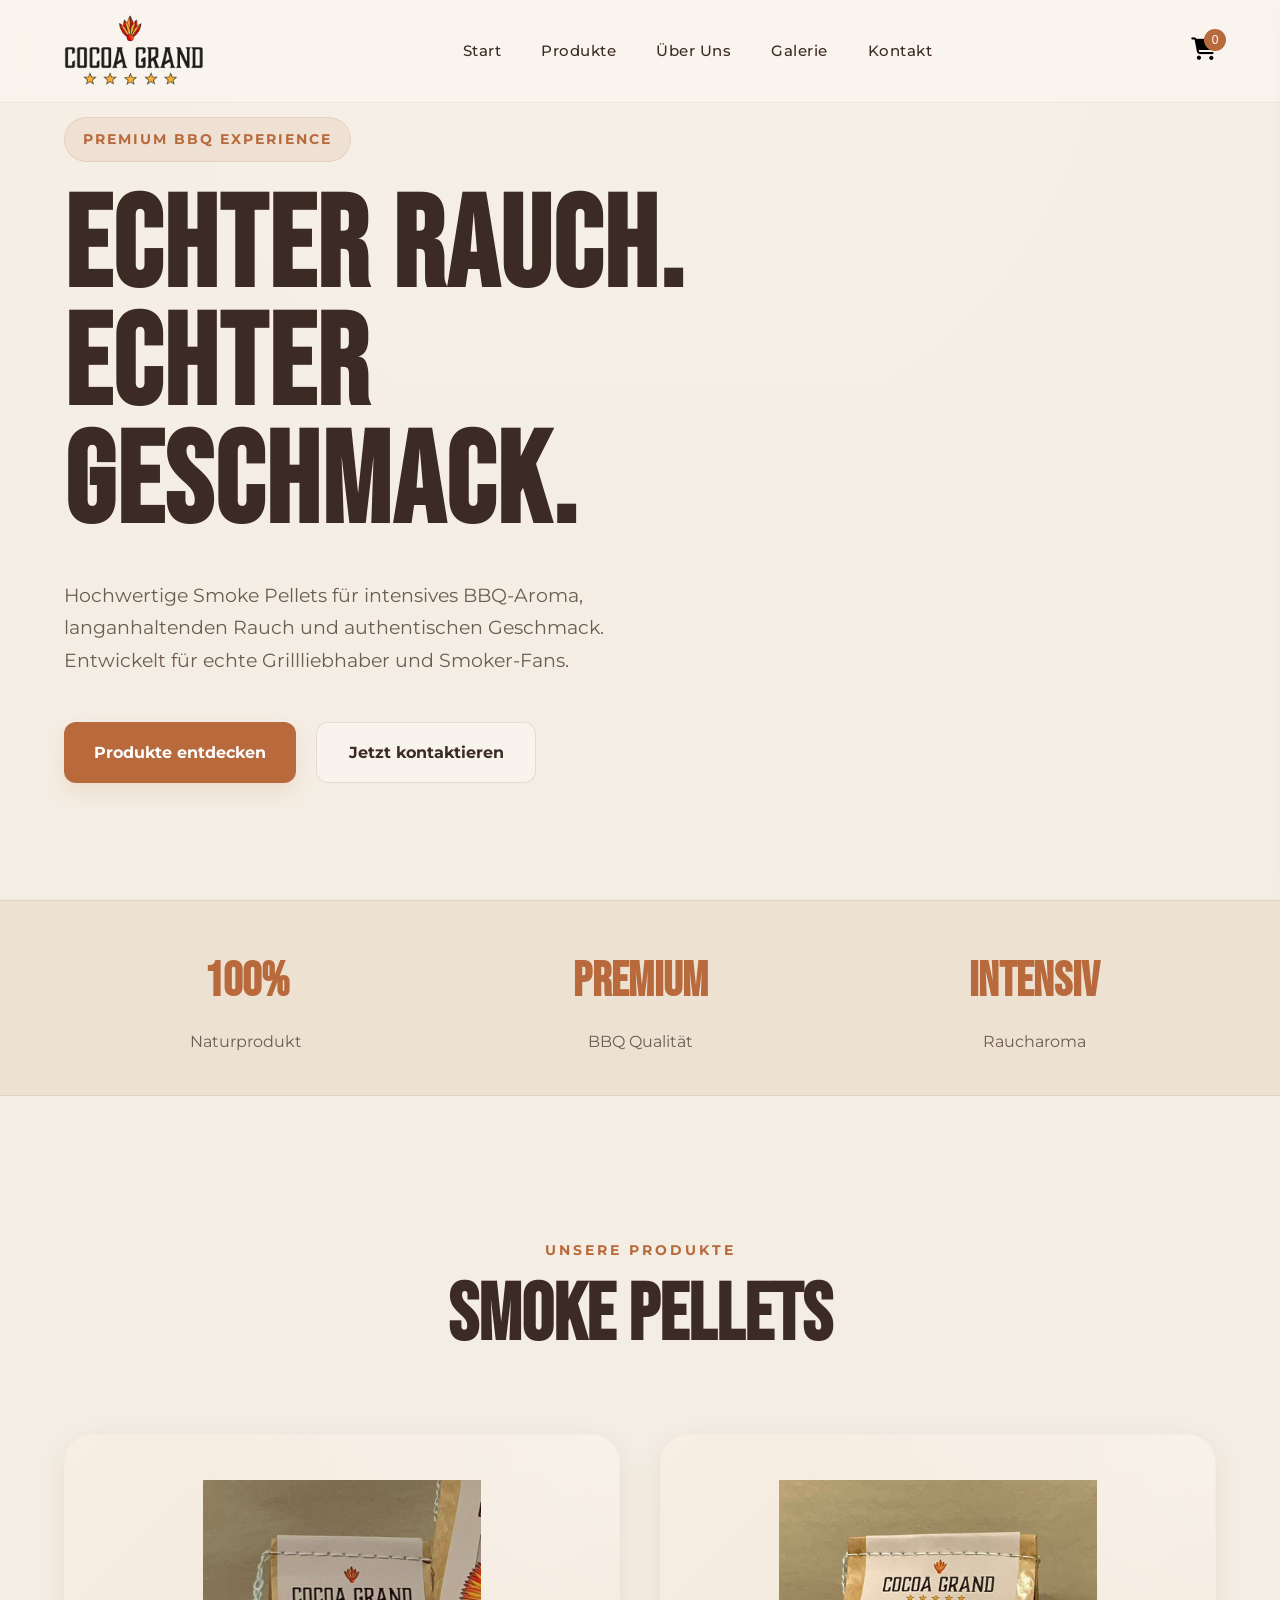
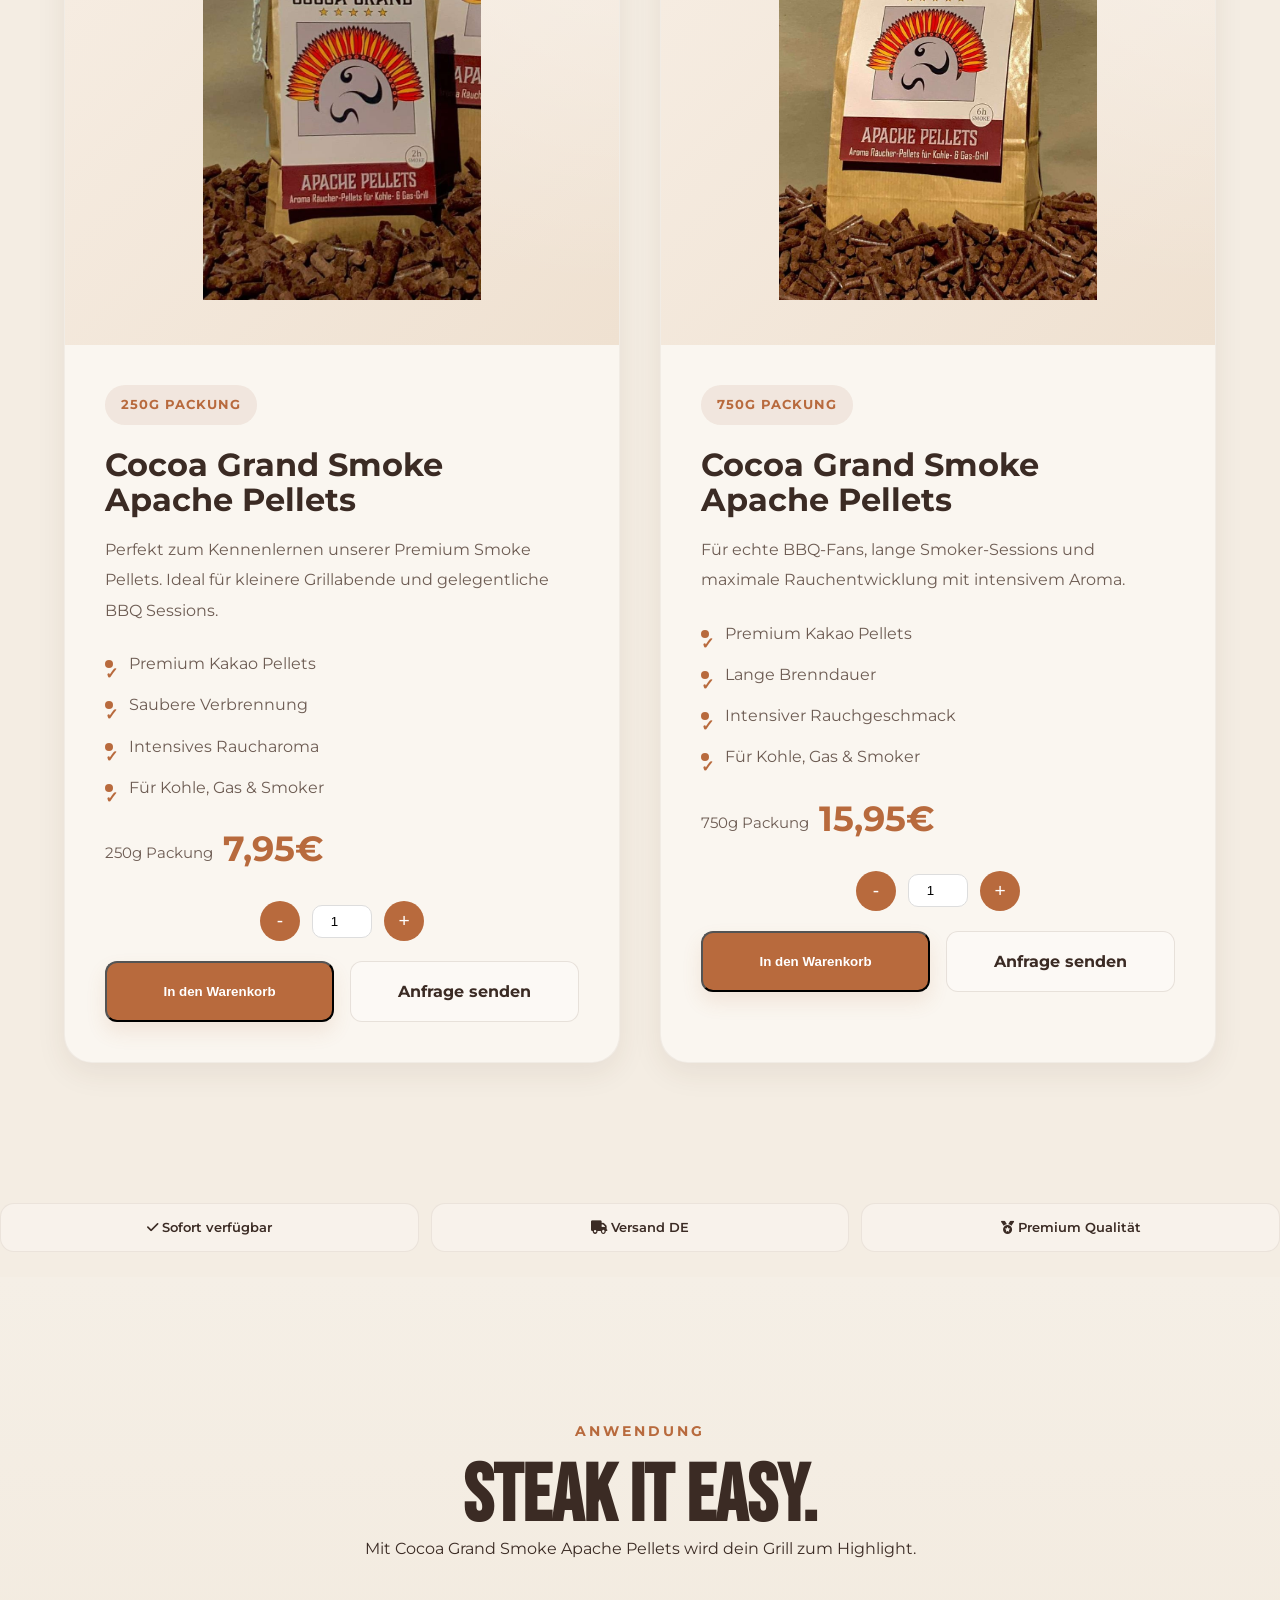
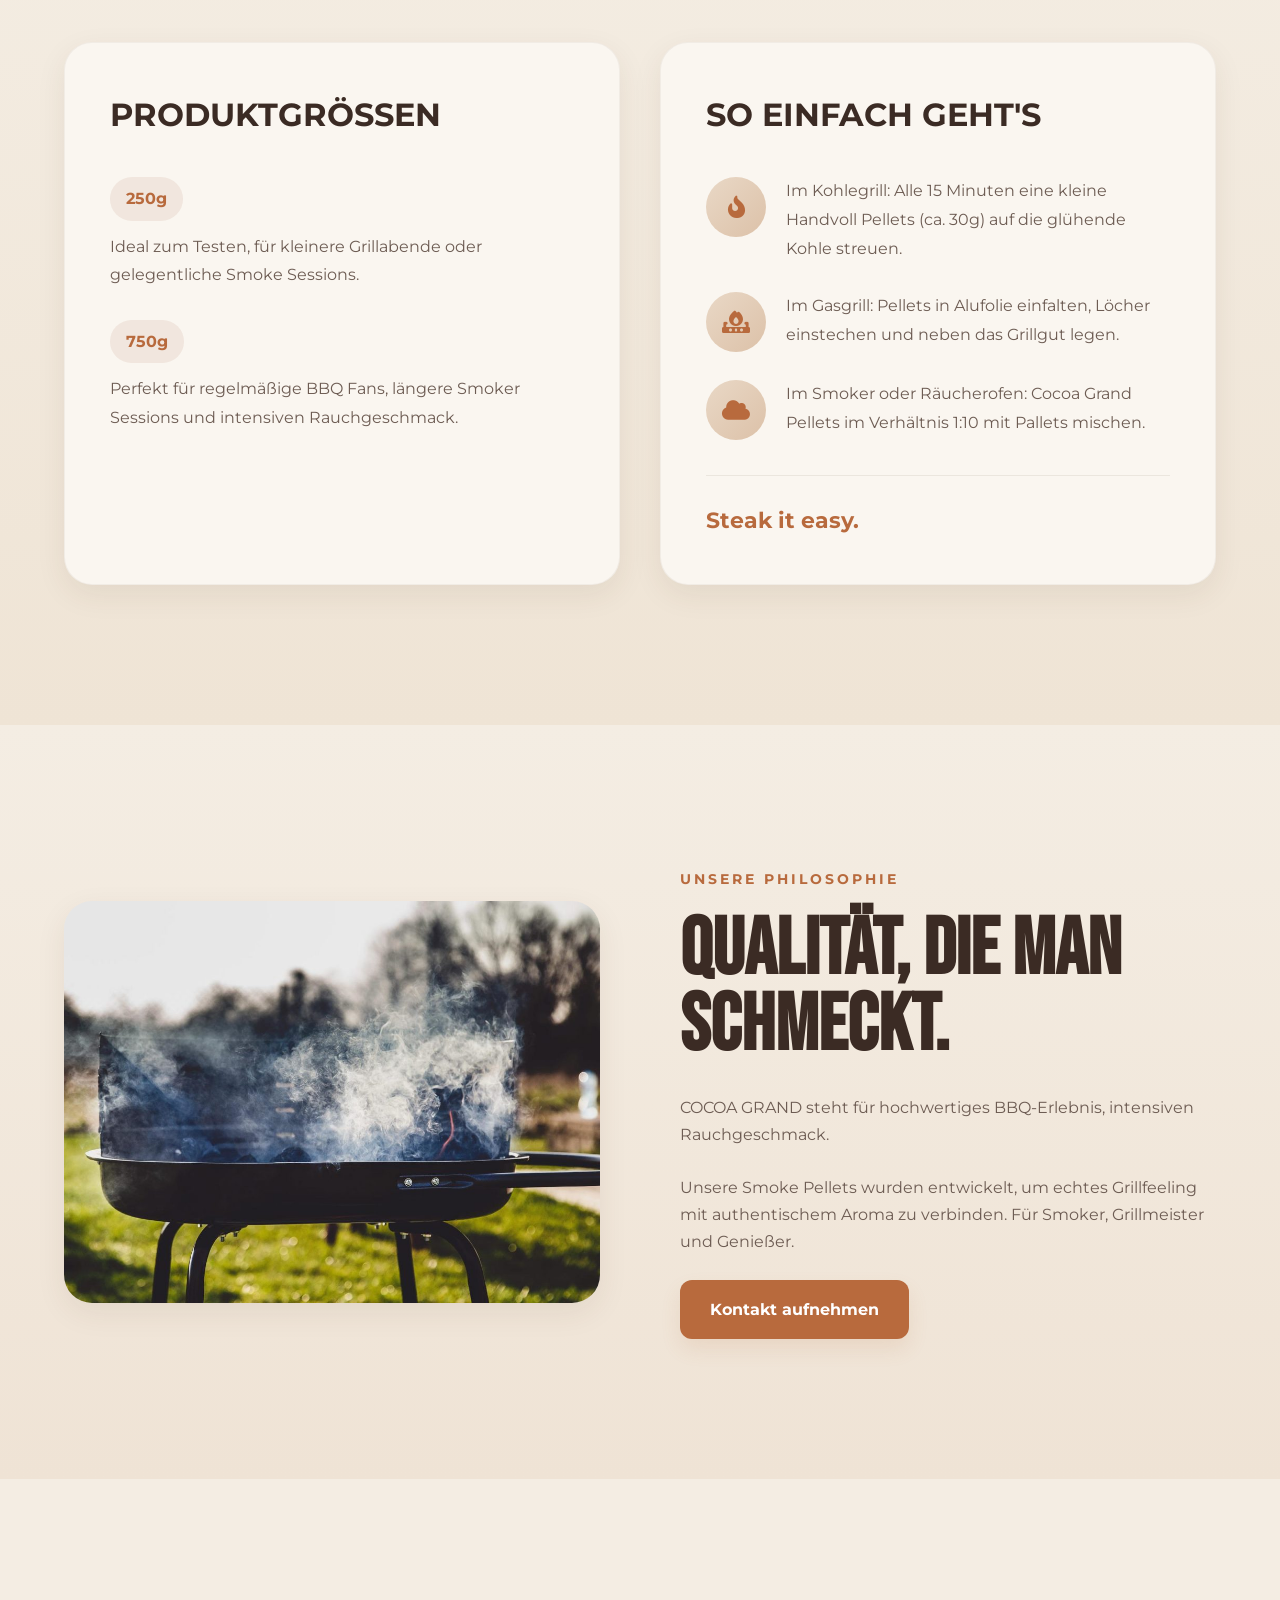
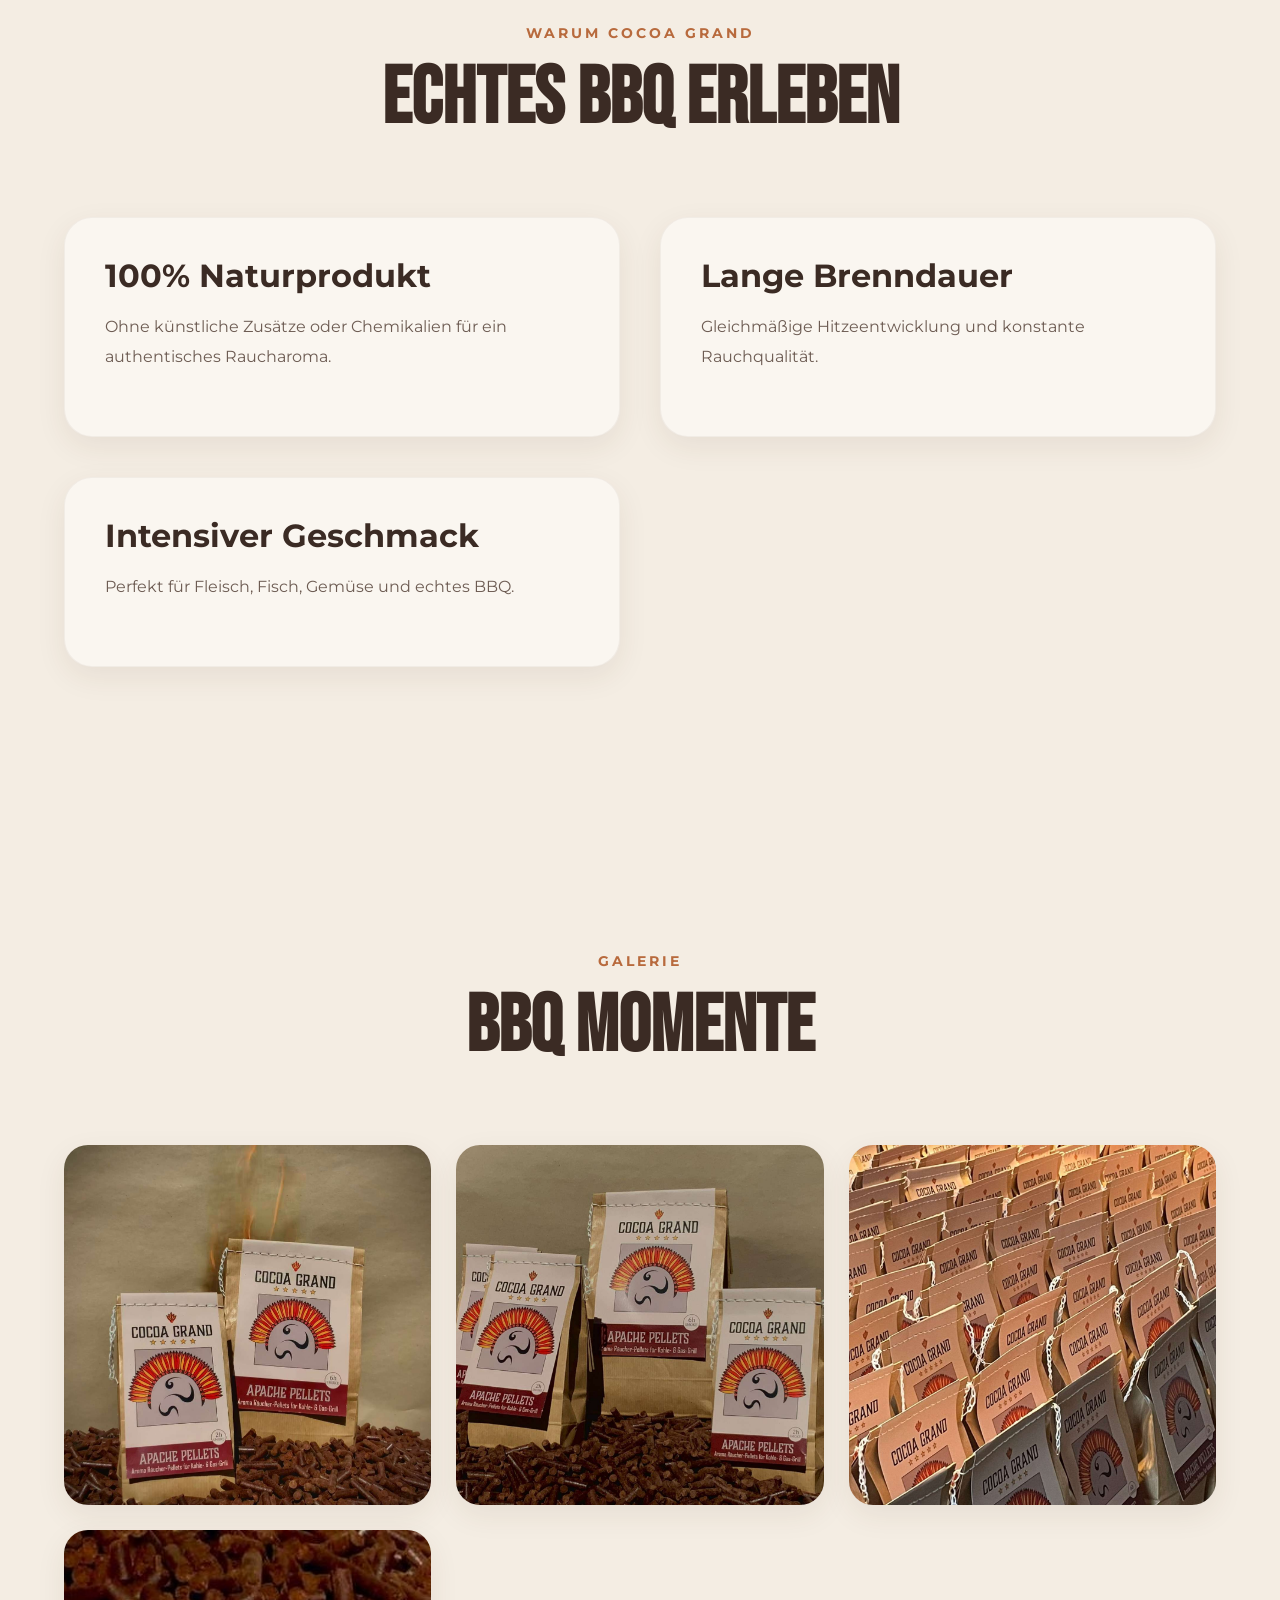
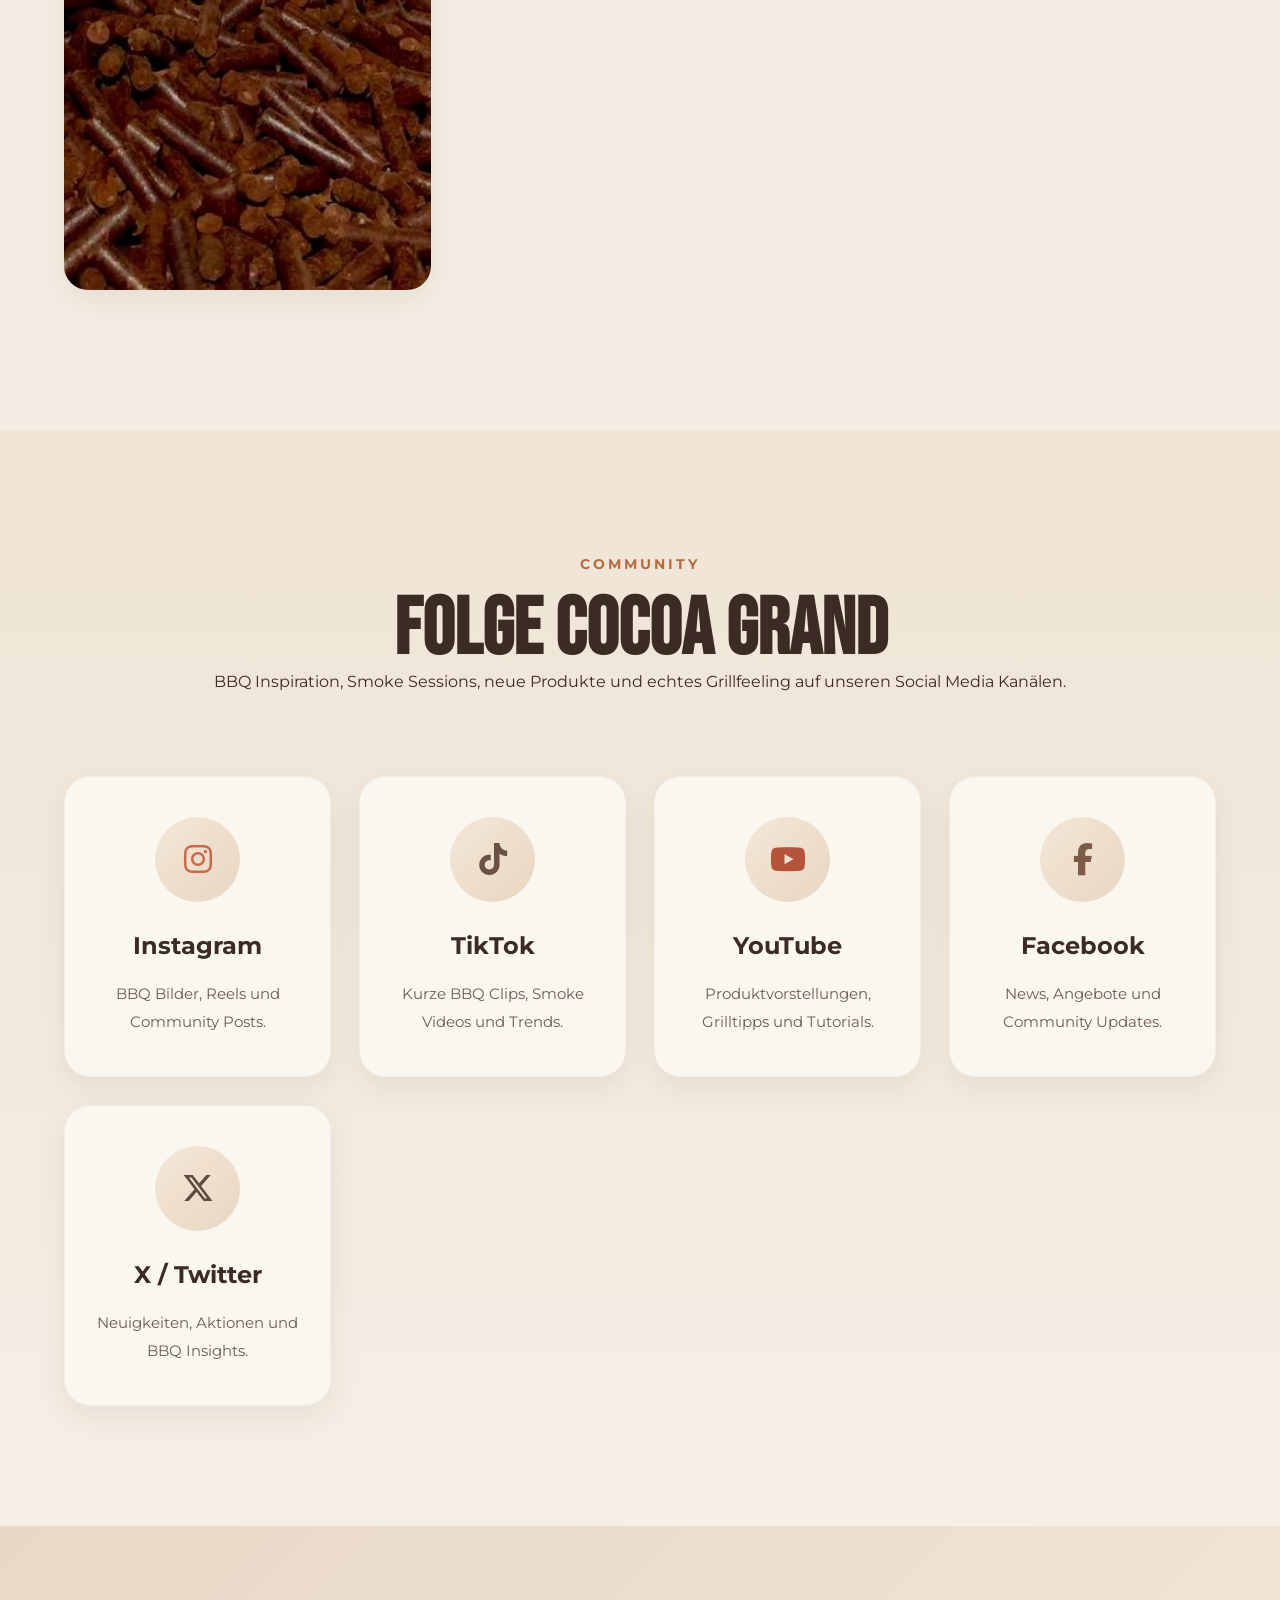
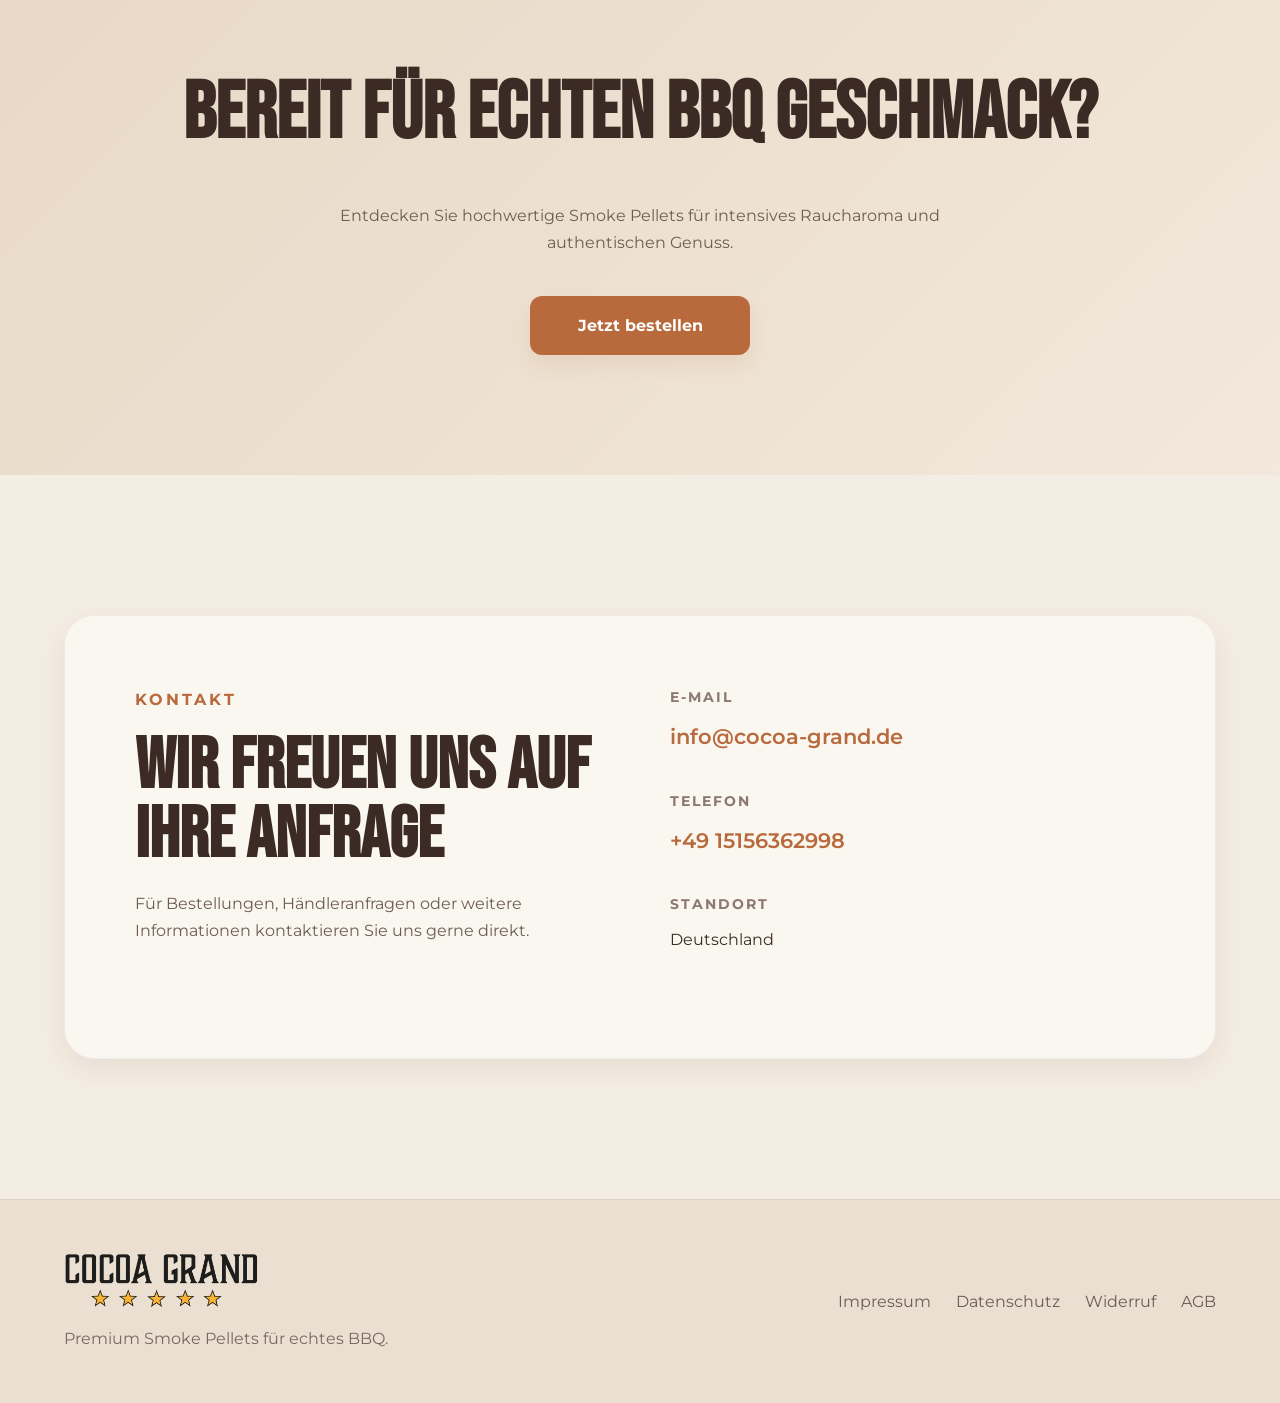
<file: index.html>
<!doctype html>
<html lang="de">

<head>
  <link rel="icon" type="image/png" href="img/logogg.png">
  <!-- ======================================== -->
  <!-- META -->
  <!-- ======================================== -->
  <meta charset="UTF-8" />
  <meta name="viewport" content="width=device-width, initial-scale=1.0" />
  <title>COCOA GRAND | Premium Smoke Pellets</title>
  <meta name="description"
    content="Premium Smoke Pellets für intensiven BBQ Geschmack. Hochwertige Holzqualität, langanhaltender Rauch und echtes Grillaroma für Smoker und Grillliebhaber." />
  <meta property="og:title" content="COCOA GRAND | Premium Smoke Pellets" />
  <meta property="og:description" content="Premium Smoke Pellets für intensiven BBQ Geschmack." />
  <meta property="og:type" content="website" />
  <meta property="og:image" content="https://Cocoa-Grand.de/img/Apachepack.jpg" />
  <!-- ======================================== -->
  <!-- CSS -->
  <!-- ======================================== -->
  <link rel="stylesheet" href="css/style.css" />
  <link rel="stylesheet" href="https://cdnjs.cloudflare.com/ajax/libs/font-awesome/6.5.1/css/all.min.css" />
</head>

<body>
  <!-- ======================================== -->
  <!-- NAVBAR -->
  <!-- ======================================== -->

  <header class="navbar">
    <div class="container nav-wrapper">
      <a href="#home" class="logo">
        <img src="img/logoTG.png" alt="COCOA GRAND Logo" />
      </a>
      <nav>
        <ul class="nav-links">
          <li>
            <a href="#home">Start</a>
          </li>
          <li>
            <a href="#products">Produkte</a>
          </li>
          <li>
            <a href="#about">Über Uns</a>
          </li>
          <li>
            <a href="#gallery">Galerie</a>
          </li>
          <li>
            <a href="#contact">Kontakt</a>
          </li>
        </ul>
      </nav>
      <div class="cart-container">
        <button id="cart-btn" class="cart-btn">
          <i class="fas fa-cart-shopping"></i>
          <span id="cart-count">0</span>
        </button>
      </div>
    </div>
  </header>
  <main>
    <!-- ======================================== -->
    <!-- HERO -->
    <!-- ======================================== -->

    <section class="hero" id="home">
      <div class="hero-smoke"></div>
      <div class="hero-overlay"></div>
      <div class="container hero-wrapper">
        <div class="hero-content">
          <div class="hero-badge">PREMIUM BBQ EXPERIENCE</div>

          <h1>ECHTER RAUCH. ECHTER GESCHMACK.</h1>

          <p>
            Hochwertige Smoke Pellets für intensives BBQ-Aroma,
            langanhaltenden Rauch und authentischen Geschmack. Entwickelt für
            echte Grillliebhaber und Smoker-Fans.
          </p>

          <div class="hero-buttons">
            <a href="#products" class="btn btn-primary">
              Produkte entdecken
            </a>

            <a href="#contact" class="btn btn-outline">
              Jetzt kontaktieren
            </a>
          </div>
        </div>
      </div>

      <!-- SCROLL -->

      <div class="scroll-indicator">
        <span></span>
      </div>
    </section>

    <!-- ======================================== -->
    <!-- TRUST BAR -->
    <!-- ======================================== -->

    <section class="trust-bar">
      <div class="container trust-wrapper">
        <div class="trust-item">
          <h3>100%</h3>
          <p>Naturprodukt</p>
        </div>
        <div class="trust-item">
          <h3>Premium</h3>
          <p>BBQ Qualität</p>
        </div>
        <div class="trust-item">
          <h3>Intensiv</h3>
          <p>Raucharoma</p>
        </div>
      </div>
    </section>

    <!-- ======================================== -->
    <!-- PRODUCTS -->
    <!-- ======================================== -->

    <section class="section" id="products">
      <div class="container">
        <div class="section-header center">
          <span>UNSERE PRODUKTE</span>
          <h2>SMOKE PELLETS</h2>
        </div>
        <div class="product-grid">
          <!-- ======================================== -->
          <!-- PRODUCT 1 -->
          <!-- ======================================== -->

          <div class="product-card" data-product="250">
            <div class="product-image">
              <img src="img/Apache2h.jpg" alt="Cocoa Grand Smoke Apache Pellets 250g" loading="lazy" />
            </div>
            <div class="product-content">
              <div class="product-tag">250G PACKUNG</div>
              <h3>Cocoa Grand Smoke Apache Pellets</h3>
              <p>
                Perfekt zum Kennenlernen unserer Premium Smoke Pellets. Ideal
                für kleinere Grillabende und gelegentliche BBQ Sessions.
              </p>
              <ul class="product-features">
                <li>Premium Kakao Pellets</li>
                <li>Saubere Verbrennung</li>
                <li>Intensives Raucharoma</li>
                <li>Für Kohle, Gas & Smoker</li>
              </ul>
              <div class="product-price-wrapper">
                <span class="price-label"> 250g Packung </span>
                <div class="product-price">7,95€</div>
              </div>
              <div class="quantity-selector">
                <button class="qty-btn minus">-</button>
                <input type="number" class="qty-input" name="quantity-250" value="1" min="1" max="99" step="1" />
                <button class="qty-btn plus">+</button>
              </div>
              <div class="product-actions">
                <button class="btn btn-primary add-to-cart" data-id="250" data-name="Cocoa Grand Smoke Apache Pellets"
                  data-size="250g" data-price="7.95">
                  In den Warenkorb
                </button>
                <a href="#contact" class="btn btn-outline">
                  Anfrage senden
                </a>
              </div>
            </div>
          </div>

          <!-- ======================================== -->
          <!-- PRODUCT 2 -->
          <!-- ======================================== -->

          <div class="product-card" data-product="750">
            <div class="product-image">
              <img src="img/Apache6h.jpg" alt="Cocoa Grand Smoke Apache Pellets 750g" loading="lazy" />
            </div>

            <div class="product-content">
              <div class="product-tag">750G PACKUNG</div>
              <h3>Cocoa Grand Smoke Apache Pellets</h3>
              <p>
                Für echte BBQ-Fans, lange Smoker-Sessions und maximale
                Rauchentwicklung mit intensivem Aroma.
              </p>
              <ul class="product-features">
                <li>Premium Kakao Pellets</li>
                <li>Lange Brenndauer</li>
                <li>Intensiver Rauchgeschmack</li>
                <li>Für Kohle, Gas & Smoker</li>
              </ul>
              <div class="product-price-wrapper">
                <span class="price-label"> 750g Packung </span>
                <div class="product-price">15,95€</div>
              </div>
              <div class="quantity-selector">
                <button class="qty-btn minus">-</button>
                <input type="number" class="qty-input" name="quantity-750" value="1" min="1" max="99" step="1" />
                <button class="qty-btn plus">+</button>
              </div>
              <div class="product-actions">
                <button class="btn btn-primary add-to-cart" data-id="750" data-name="Cocoa Grand Smoke Apache Pellets"
                  data-size="750g" data-price="15.95">
                  In den Warenkorb
                </button>
                <a href="#contact" class="btn btn-outline">
                  Anfrage senden
                </a>
              </div>
            </div>
          </div>
        </div>
      </div>
    </section>
    <div class="product-trust">
      <span>
        <i class="fa-solid fa-check"></i>
        Sofort verfügbar
      </span>
      <span>
        <i class="fa-solid fa-truck"></i>
        Versand DE
      </span>
      <span>
        <i class="fa-solid fa-medal"></i>
        Premium Qualität
      </span>
    </div>

    <!-- ======================================== -->
    <!-- HOW TO USE -->
    <!-- ======================================== -->

    <section class="section usage-section">
      <div class="container">
        <!-- HEADER -->
        <div class="section-header center">
          <span> ANWENDUNG </span>
          <h2>STEAK IT EASY.</h2>
          <p>
            Mit Cocoa Grand Smoke Apache Pellets wird dein Grill zum
            Highlight.
          </p>
        </div>
        <!-- GRID -->
        <div class="usage-grid">
          <!-- LEFT -->
          <div class="usage-card">
            <h3>PRODUKTGRÖSSEN</h3>
            <div class="usage-size">
              <span>250g</span>
              <p>
                Ideal zum Testen, für kleinere Grillabende oder gelegentliche
                Smoke Sessions.
              </p>
            </div>
            <div class="usage-size">
              <span>750g</span>
              <p>
                Perfekt für regelmäßige BBQ Fans, längere Smoker Sessions und
                intensiven Rauchgeschmack.
              </p>
            </div>
          </div>
          <!-- RIGHT -->
          <div class="usage-card">
            <h3>SO EINFACH GEHT'S</h3>
            <div class="usage-step">
              <div class="usage-icon">
                <i class="fa-solid fa-fire-flame-curved"></i>
              </div>
              <p>
                Im Kohlegrill: Alle 15 Minuten eine kleine Handvoll Pellets
                (ca. 30g) auf die glühende Kohle streuen.
              </p>
            </div>
            <div class="usage-step">
              <div class="usage-icon">
                <i class="fa-solid fa-fire-burner"></i>
              </div>
              <p>
                Im Gasgrill: Pellets in Alufolie einfalten, Löcher einstechen
                und neben das Grillgut legen.
              </p>
            </div>
            <div class="usage-step">
              <div class="usage-icon">
                <i class="fa-solid fa-cloud"></i>
              </div>
              <p>
                Im Smoker oder Räucherofen: Cocoa Grand Pellets im Verhältnis
                1:10 mit Pallets mischen.
              </p>
            </div>
            <div class="usage-quote">Steak it easy.</div>
          </div>
        </div>
      </div>
    </section>

    <!-- ======================================== -->
    <!-- ABOUT -->
    <!-- ======================================== -->

    <section class="section about" id="about">
      <div class="container about-grid">
        <!-- IMAGE -->

        <div class="about-image">
          <img src="img/Grill.jpg" alt="BBQ Smoke" loading="lazy" />
        </div>

        <!-- CONTENT -->

        <div class="about-content">
          <span> UNSERE PHILOSOPHIE </span>

          <h2>QUALITÄT, DIE MAN SCHMECKT.</h2>

          <p>
            COCOA GRAND steht für hochwertiges BBQ-Erlebnis, intensiven
            Rauchgeschmack.
          </p>

          <p>
            Unsere Smoke Pellets wurden entwickelt, um echtes Grillfeeling mit
            authentischem Aroma zu verbinden. Für Smoker, Grillmeister und
            Genießer.
          </p>

          <a href="#contact" class="btn btn-primary"> Kontakt aufnehmen </a>
        </div>
      </div>
    </section>

    <!-- ======================================== -->
    <!-- FEATURES -->
    <!-- ======================================== -->

    <section class="section">
      <div class="container">
        <div class="section-header center">
          <span>WARUM COCOA GRAND</span>

          <h2>ECHTES BBQ ERLEBEN</h2>
        </div>

        <div class="product-grid">
          <div class="product-card">
            <div class="product-content">
              <h3>100% Naturprodukt</h3>

              <p>
                Ohne künstliche Zusätze oder Chemikalien für ein authentisches
                Raucharoma.
              </p>
            </div>
          </div>

          <div class="product-card">
            <div class="product-content">
              <h3>Lange Brenndauer</h3>

              <p>
                Gleichmäßige Hitzeentwicklung und konstante Rauchqualität.
              </p>
            </div>
          </div>

          <div class="product-card">
            <div class="product-content">
              <h3>Intensiver Geschmack</h3>

              <p>Perfekt für Fleisch, Fisch, Gemüse und echtes BBQ.</p>
            </div>
          </div>
        </div>
      </div>
    </section>

    <!-- ======================================== -->
    <!-- GALLERY -->
    <!-- ======================================== -->

    <section class="section" id="gallery">
      <div class="container">
        <div class="section-header center">
          <span>GALERIE</span>

          <h2>BBQ MOMENTE</h2>
        </div>

        <div class="gallery-grid">
          <img src="img/Apachefire.jpg" alt="BBQ" loading="lazy" />

          <img src="img/Apachepack.jpg" alt="Smoker" loading="lazy" />

          <img src="img/Apaches.jpg" alt="Smoke Pellets" loading="lazy" />

          <img src="img/Pellets.jpg" alt="Grill" loading="lazy" />
        </div>
      </div>
    </section>

    <!-- ======================================== -->
    <!-- SOCIAL MEDIA SECTION -->
    <!-- ======================================== -->

    <section class="social-section">
      <div class="container">
        <!-- HEADER -->

        <div class="section-header center">
          <span> COMMUNITY </span>

          <h2>FOLGE COCOA GRAND</h2>

          <p>
            BBQ Inspiration, Smoke Sessions, neue Produkte und echtes
            Grillfeeling auf unseren Social Media Kanälen.
          </p>
        </div>

        <!-- SOCIAL GRID -->

        <div class="social-grid">
          <!-- INSTAGRAM -->

          <a href="https://www.instagram.com/cocoa_grand/" target="_blank" rel="noopener noreferrer"
            class="social-card instagram">
            <div class="social-icon">
              <i class="fab fa-instagram"></i>
            </div>

            <h3>Instagram</h3>

            <p>BBQ Bilder, Reels und Community Posts.</p>
          </a>

          <!-- TIKTOK -->

          <a href="https://www.tiktok.com/@cocoa_grand" target="_blank" rel="noopener noreferrer"
            class="social-card tiktok">
            <div class="social-icon">
              <i class="fab fa-tiktok"></i>
            </div>

            <h3>TikTok</h3>

            <p>Kurze BBQ Clips, Smoke Videos und Trends.</p>
          </a>

          <!-- YOUTUBE -->

          <a href="https://www.youtube.com/channel/UCRIyiv4A2Burfv7P3tzGc8g" target="_blank" rel="noopener noreferrer"
            class="social-card youtube">
            <div class="social-icon">
              <i class="fab fa-youtube"></i>
            </div>

            <h3>YouTube</h3>

            <p>Produktvorstellungen, Grilltipps und Tutorials.</p>
          </a>

          <!-- FACEBOOK -->

          <a href="https://www.facebook.com/people/Cocoa-Grand/pfbid02UmrnwEp5bRQCdEzqMNCRriuZKQyMPRkhCR6WeJdm9irnqbTaaTiYenpjMhGggGKjl/"
            target="_blank" rel="noopener noreferrer" class="social-card facebook">
            <div class="social-icon">
              <i class="fab fa-facebook-f"></i>
            </div>

            <h3>Facebook</h3>

            <p>News, Angebote und Community Updates.</p>
          </a>

          <!-- TWITTER / X -->

          <a href="https://x.com/Cocoa_Grand" target="_blank" rel="noopener noreferrer" class="social-card twitter">
            <div class="social-icon">
              <i class="fab fa-x-twitter"></i>
            </div>

            <h3>X / Twitter</h3>

            <p>Neuigkeiten, Aktionen und BBQ Insights.</p>
          </a>
        </div>
      </div>
    </section>

    <!-- ======================================== -->
    <!-- CTA -->
    <!-- ======================================== -->

    <section class="cta">
      <div class="container">
        <h2>BEREIT FÜR ECHTEN BBQ GESCHMACK?</h2>

        <p>
          Entdecken Sie hochwertige Smoke Pellets für intensives Raucharoma
          und authentischen Genuss.
        </p>

        <a href="#products" class="btn btn-primary"> Jetzt bestellen </a>
      </div>
    </section>

    <!-- ======================================== -->
    <!-- CONTACT -->
    <!-- ======================================== -->

    <section class="section" id="contact">
      <div class="container">
        <div class="contact-box">
          <!-- LEFT -->

          <div class="contact-left">
            <span> KONTAKT </span>

            <h2>WIR FREUEN UNS AUF IHRE ANFRAGE</h2>

            <p>
              Für Bestellungen, Händleranfragen oder weitere Informationen
              kontaktieren Sie uns gerne direkt.
            </p>
          </div>

          <!-- RIGHT -->

          <div class="contact-right">
            <div class="contact-item">
              <h4>E-MAIL</h4>

              <a href="mailto:info@cocoa-grand.de"> info@cocoa-grand.de </a>
            </div>

            <div class="contact-item">
              <h4>TELEFON</h4>

              <a href="tel:+4915156362998"> +49 15156362998 </a>
            </div>

            <div class="contact-item">
              <h4>STANDORT</h4>

              <p>Deutschland</p>
            </div>
          </div>
        </div>
      </div>
    </section>
  </main>
  <!-- ======================================== -->
  <!-- CART -->
  <!-- ======================================== -->

  <div id="cart-sidebar" class="cart-sidebar">

    <div class="cart-header">
      <h3>
        <i class="fa-solid fa-cart-shopping"></i>
        Warenkorb
      </h3>

      <button id="close-cart" aria-label="Warenkorb schließen">
        <i class="fa-solid fa-xmark"></i>
      </button>
    </div>

    <div id="cart-items" class="cart-items">
      <p class="empty-cart">
        <i class="fa-solid fa-basket-shopping"></i>
        Dein Warenkorb ist aktuell leer.
      </p>
    </div>

    <!-- SHOP INFO -->

    <div class="shop-info">

      <div class="shop-info-item">
        <i class="fa-solid fa-truck-fast"></i>
        <div>
          <strong>Versand</strong>
          <span>3,95 € deutschlandweit</span>
        </div>
      </div>

      <div class="shop-info-item">
        <i class="fa-solid fa-gift"></i>
        <div>
          <strong>Kostenloser Versand</strong>
          <span>ab 40,00 € Bestellwert</span>
        </div>
      </div>

      <div class="shop-info-item">
        <i class="fa-solid fa-clock"></i>
        <div>
          <strong>Lieferzeit</strong>
          <span>2–4 Werktage</span>
        </div>
      </div>

      <div class="shop-info-item">
        <i class="fa-brands fa-paypal"></i>
        <div>
          <strong>Sichere Zahlung</strong>
          <span>PayPal Checkout</span>
        </div>
      </div>

    </div>

    <!-- FOOTER -->

    <div class="cart-footer">

      <div class="cart-total">
        <span>Gesamtsumme</span>
        <span id="cart-total">0,00 €</span>
      </div>

      <button id="checkout-btn" class="btn btn-primary cart-checkout">
        <i class="fa-solid fa-credit-card"></i>
        Zur Kasse
      </button>

      <small class="cart-note">
        Preise zzgl. Versandkosten
      </small>

    </div>

  </div>
  <!-- ======================================== -->
  <!-- FOOTER -->
  <!-- ======================================== -->

  <footer class="footer">
    <div class="container footer-wrapper">
      <!-- LEFT -->

      <div class="footer-left">
        <img src="img/logoTGS.png" alt="COCOA GRAND" loading="lazy" />
        <p>Premium Smoke Pellets für echtes BBQ.</p>
      </div>

      <!-- LINKS -->

      <div class="footer-links">
        <a href="impressum.html"> Impressum </a>
        <a href="datenschutz.html"> Datenschutz </a>
        <a href="widerruf.html"> Widerruf </a>
        <a href="agb.html"> AGB </a>
      </div>
    </div>
  </footer>
  <script src="js/cart.js"></script>
</body>

</html>
</file>
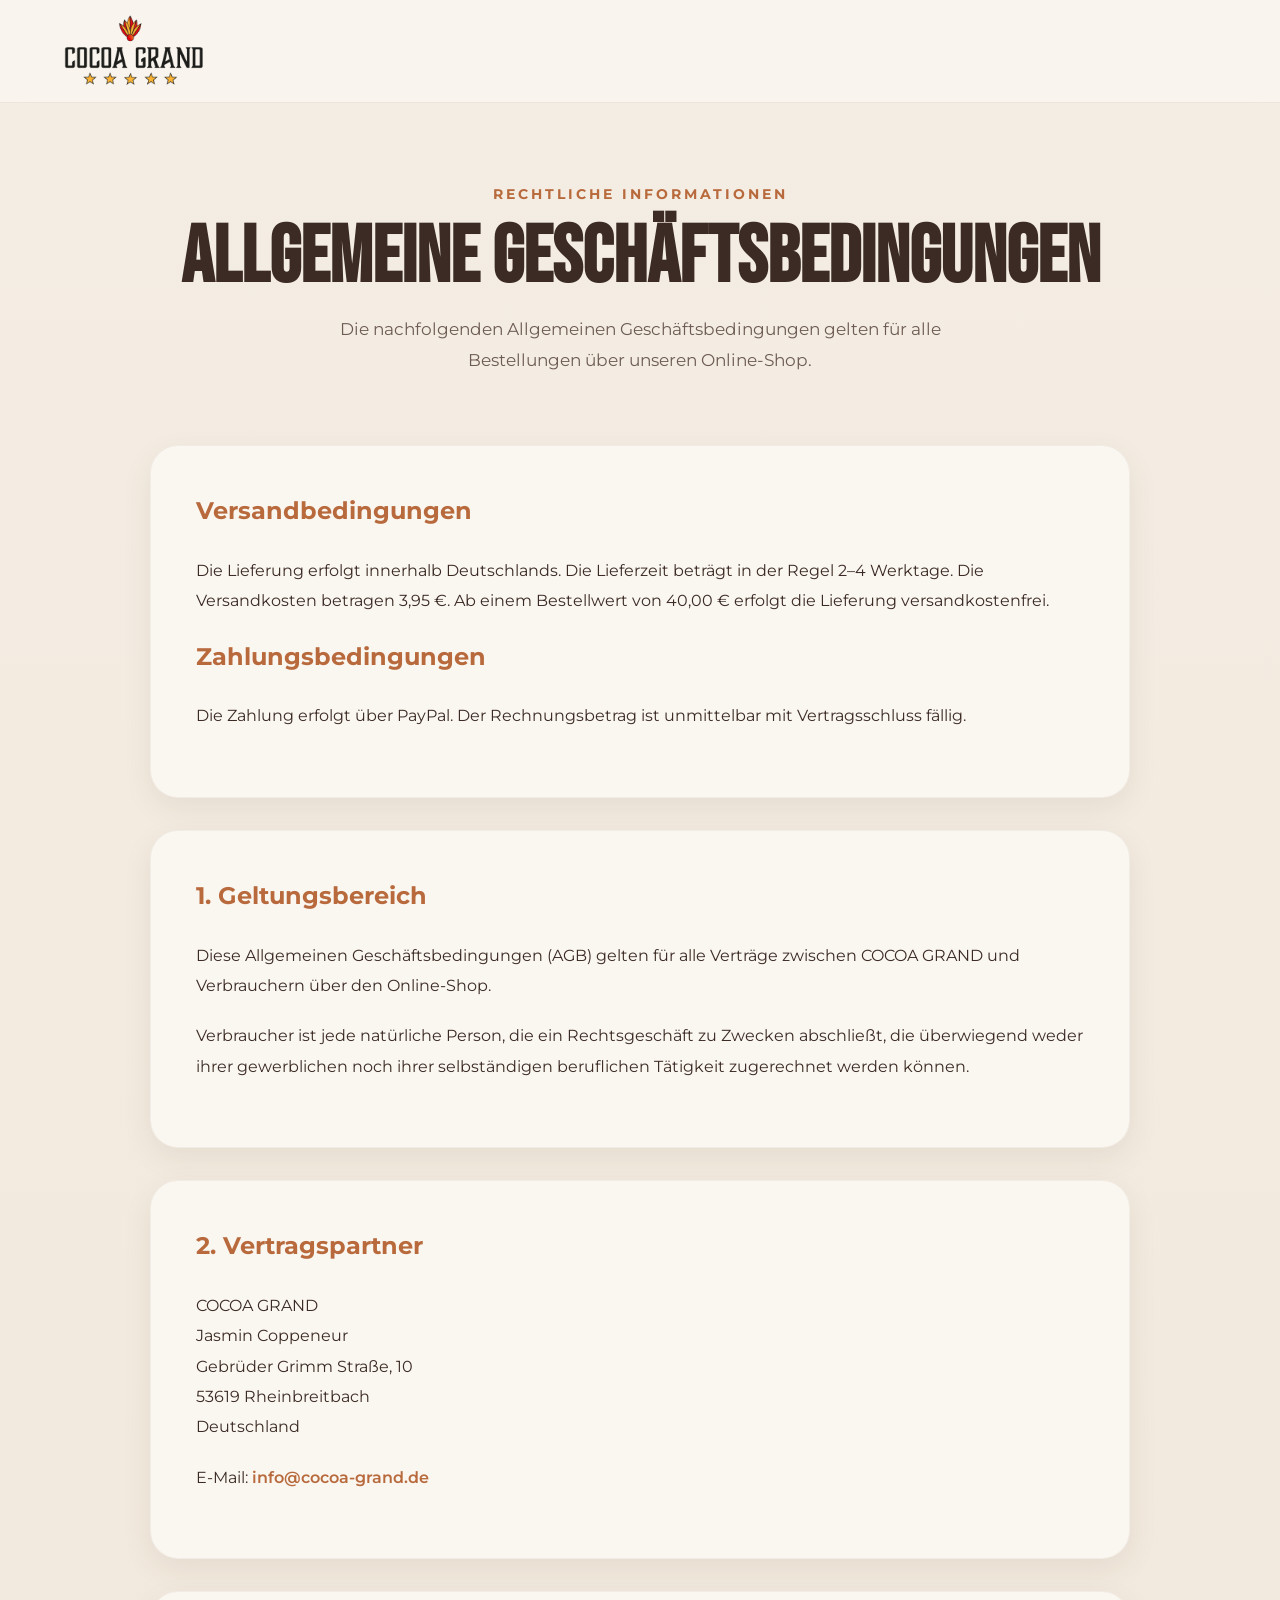
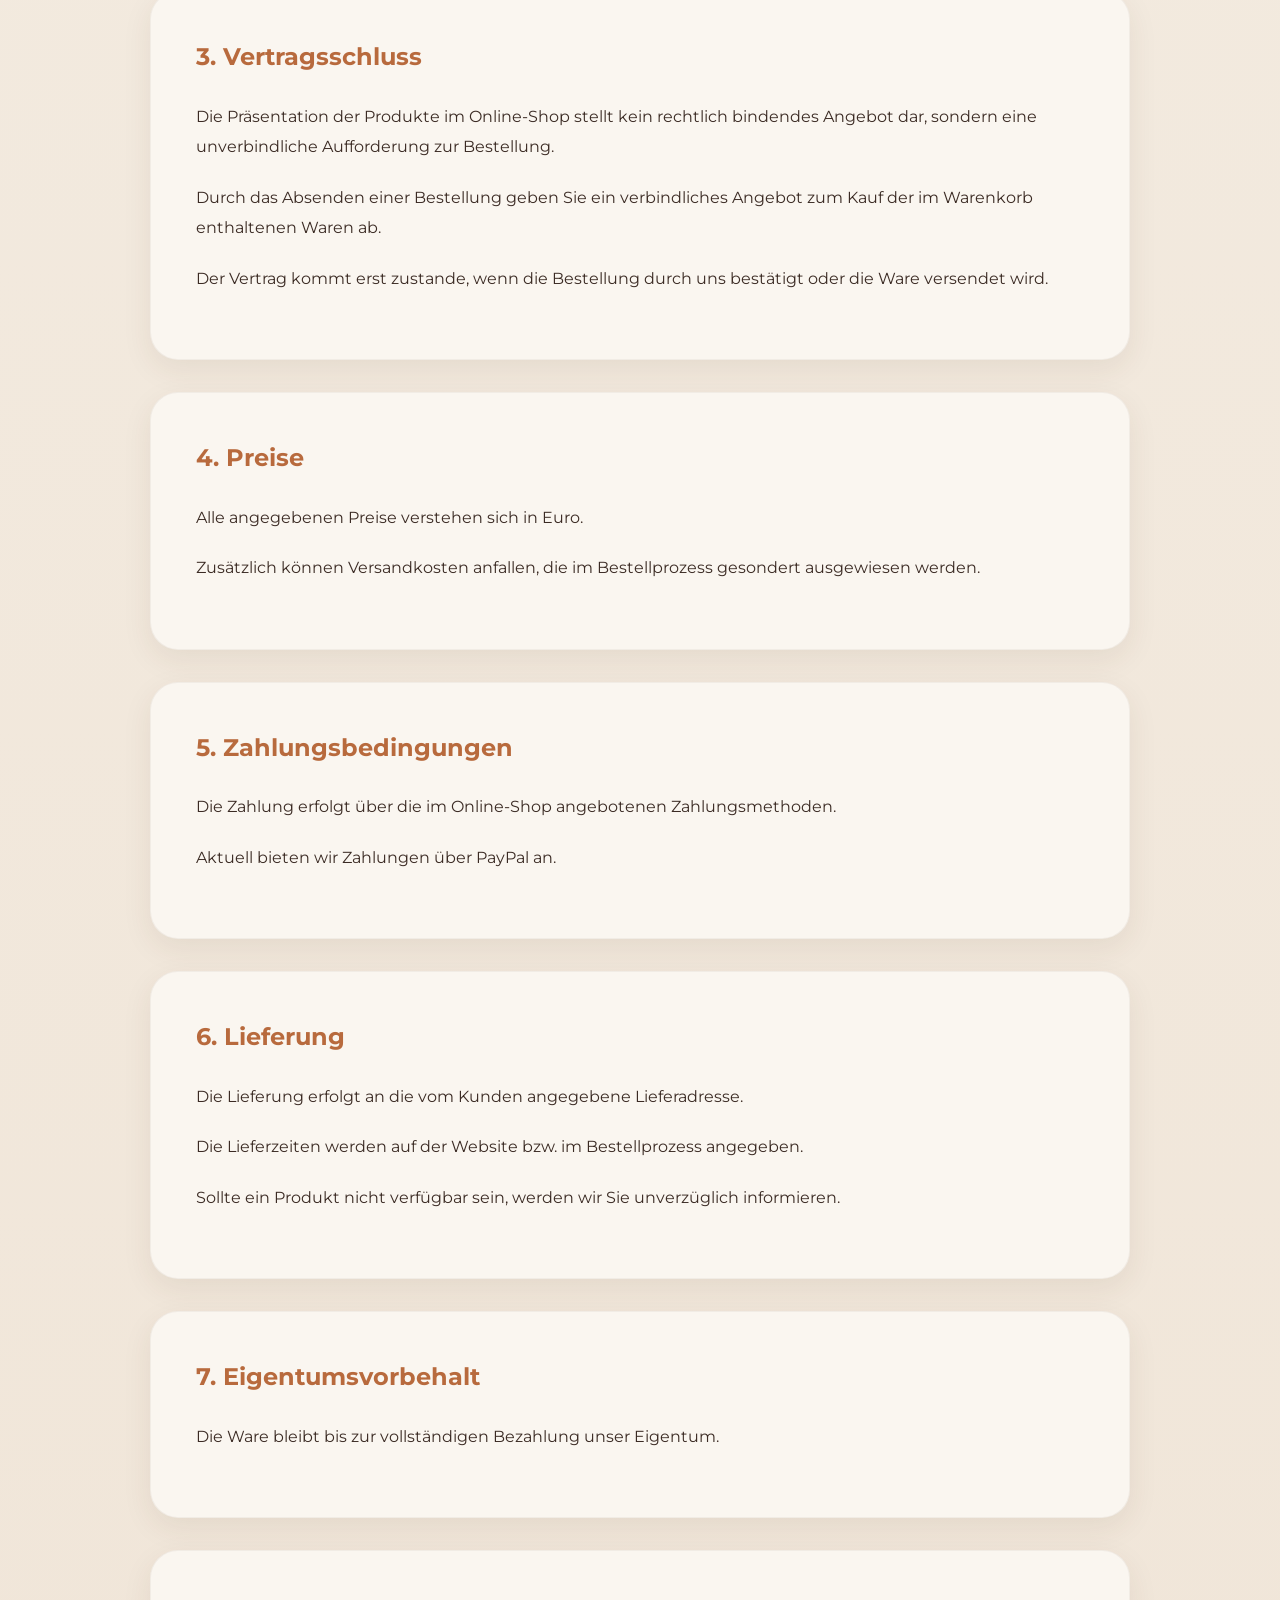
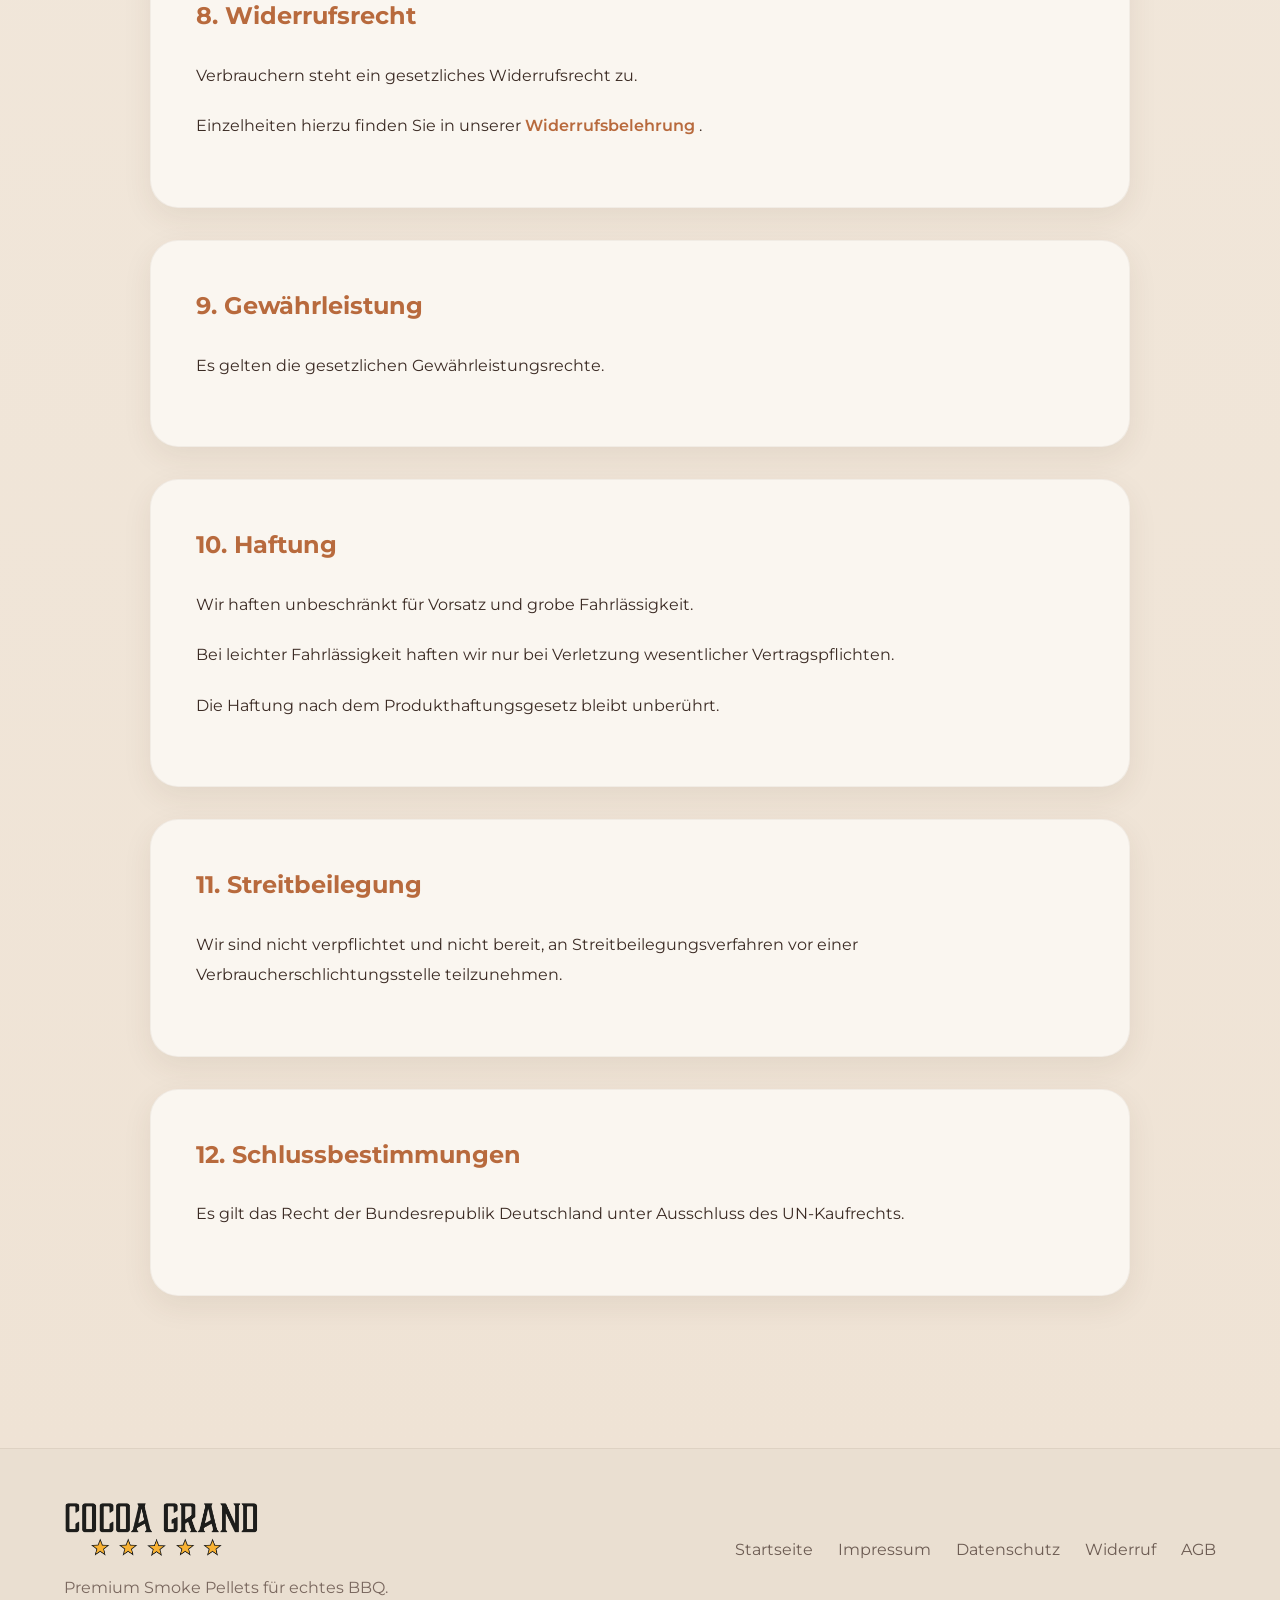
<file: agb.html>
<!doctype html>
<html lang="de">

<head>
    <meta charset="UTF-8" />

    <meta name="viewport" content="width=device-width, initial-scale=1.0" />

    <title>AGB | COCOA GRAND</title>

    <meta name="description" content="Allgemeine Geschäftsbedingungen von COCOA GRAND." />

    <link rel="stylesheet" href="css/style.css" />
</head>

<body>
    <!-- NAVBAR -->

    <header class="navbar">
        <div class="container nav-wrapper">
            <a href="index.html" class="logo">
                <img src="img/logoTG.png" alt="COCOA GRAND Logo" />
            </a>
        </div>
    </header>

    <!-- AGB -->

    <section class="legal-page">
        <div class="container legal-container">
            <div class="legal-header">
                <span>RECHTLICHE INFORMATIONEN</span>

                <h1>Allgemeine Geschäftsbedingungen</h1>

                <p>
                    Die nachfolgenden Allgemeinen Geschäftsbedingungen gelten für alle
                    Bestellungen über unseren Online-Shop.
                </p>
            </div>
            <div class="legal-card">
                <h2>Versandbedingungen</h2>

                <p>
                    Die Lieferung erfolgt innerhalb Deutschlands. Die Lieferzeit beträgt
                    in der Regel 2–4 Werktage. Die Versandkosten betragen 3,95 €. Ab
                    einem Bestellwert von 40,00 € erfolgt die Lieferung
                    versandkostenfrei.
                </p>

                <h2>Zahlungsbedingungen</h2>

                <p>
                    Die Zahlung erfolgt über PayPal. Der Rechnungsbetrag ist unmittelbar
                    mit Vertragsschluss fällig.
                </p>
            </div>
            <!-- 1 -->

            <div class="legal-card">
                <h2>1. Geltungsbereich</h2>

                <p>
                    Diese Allgemeinen Geschäftsbedingungen (AGB) gelten für alle
                    Verträge zwischen COCOA GRAND und Verbrauchern über den Online-Shop.
                </p>

                <p>
                    Verbraucher ist jede natürliche Person, die ein Rechtsgeschäft zu
                    Zwecken abschließt, die überwiegend weder ihrer gewerblichen noch
                    ihrer selbständigen beruflichen Tätigkeit zugerechnet werden können.
                </p>
            </div>

            <!-- 2 -->

            <div class="legal-card">
                <h2>2. Vertragspartner</h2>

                <p>
                    COCOA GRAND<br />
                    Jasmin Coppeneur<br />
                    Gebrüder Grimm Straße, 10<br />
                    53619 Rheinbreitbach<br />
                    Deutschland
                </p>

                <p>
                    E-Mail:
                    <a href="mailto:info@cocoa-grand.de"> info@cocoa-grand.de </a>
                </p>
            </div>

            <!-- 3 -->

            <div class="legal-card">
                <h2>3. Vertragsschluss</h2>

                <p>
                    Die Präsentation der Produkte im Online-Shop stellt kein rechtlich
                    bindendes Angebot dar, sondern eine unverbindliche Aufforderung zur
                    Bestellung.
                </p>

                <p>
                    Durch das Absenden einer Bestellung geben Sie ein verbindliches
                    Angebot zum Kauf der im Warenkorb enthaltenen Waren ab.
                </p>

                <p>
                    Der Vertrag kommt erst zustande, wenn die Bestellung durch uns
                    bestätigt oder die Ware versendet wird.
                </p>
            </div>

            <!-- 4 -->

            <div class="legal-card">
                <h2>4. Preise</h2>

                <p>Alle angegebenen Preise verstehen sich in Euro.</p>

                <p>
                    Zusätzlich können Versandkosten anfallen, die im Bestellprozess
                    gesondert ausgewiesen werden.
                </p>
            </div>

            <!-- 5 -->

            <div class="legal-card">
                <h2>5. Zahlungsbedingungen</h2>

                <p>
                    Die Zahlung erfolgt über die im Online-Shop angebotenen
                    Zahlungsmethoden.
                </p>

                <p>Aktuell bieten wir Zahlungen über PayPal an.</p>
            </div>

            <!-- 6 -->

            <div class="legal-card">
                <h2>6. Lieferung</h2>

                <p>
                    Die Lieferung erfolgt an die vom Kunden angegebene Lieferadresse.
                </p>

                <p>
                    Die Lieferzeiten werden auf der Website bzw. im Bestellprozess
                    angegeben.
                </p>

                <p>
                    Sollte ein Produkt nicht verfügbar sein, werden wir Sie unverzüglich
                    informieren.
                </p>
            </div>

            <!-- 7 -->

            <div class="legal-card">
                <h2>7. Eigentumsvorbehalt</h2>

                <p>Die Ware bleibt bis zur vollständigen Bezahlung unser Eigentum.</p>
            </div>

            <!-- 8 -->

            <div class="legal-card">
                <h2>8. Widerrufsrecht</h2>

                <p>Verbrauchern steht ein gesetzliches Widerrufsrecht zu.</p>

                <p>
                    Einzelheiten hierzu finden Sie in unserer

                    <a href="widerruf.html"> Widerrufsbelehrung </a>.
                </p>
            </div>

            <!-- 9 -->

            <div class="legal-card">
                <h2>9. Gewährleistung</h2>

                <p>Es gelten die gesetzlichen Gewährleistungsrechte.</p>
            </div>

            <!-- 10 -->

            <div class="legal-card">
                <h2>10. Haftung</h2>

                <p>Wir haften unbeschränkt für Vorsatz und grobe Fahrlässigkeit.</p>

                <p>
                    Bei leichter Fahrlässigkeit haften wir nur bei Verletzung
                    wesentlicher Vertragspflichten.
                </p>

                <p>Die Haftung nach dem Produkthaftungsgesetz bleibt unberührt.</p>
            </div>

            <!-- 11 -->

            <div class="legal-card">
                <h2>11. Streitbeilegung</h2>

                <p>
                    Wir sind nicht verpflichtet und nicht bereit, an
                    Streitbeilegungsverfahren vor einer Verbraucherschlichtungsstelle
                    teilzunehmen.
                </p>
            </div>

            <!-- 12 -->

            <div class="legal-card">
                <h2>12. Schlussbestimmungen</h2>

                <p>
                    Es gilt das Recht der Bundesrepublik Deutschland unter Ausschluss
                    des UN-Kaufrechts.
                </p>
            </div>
        </div>
    </section>

    <!-- FOOTER -->

    <footer class="footer">
        <div class="container footer-wrapper">
            <div class="footer-left">
                <img src="img/logoTGS.png" alt="COCOA GRAND" loading="lazy" />

                <p>Premium Smoke Pellets für echtes BBQ.</p>
            </div>

            <div class="footer-links">
                <a href="index.html"> Startseite </a>
                <a href="impressum.html"> Impressum </a>
                <a href="datenschutz.html"> Datenschutz </a>
                <a href="widerruf.html"> Widerruf </a>
                <a href="agb.html"> AGB </a>
            </div>
        </div>
    </footer>
</body>

</html>
</file>
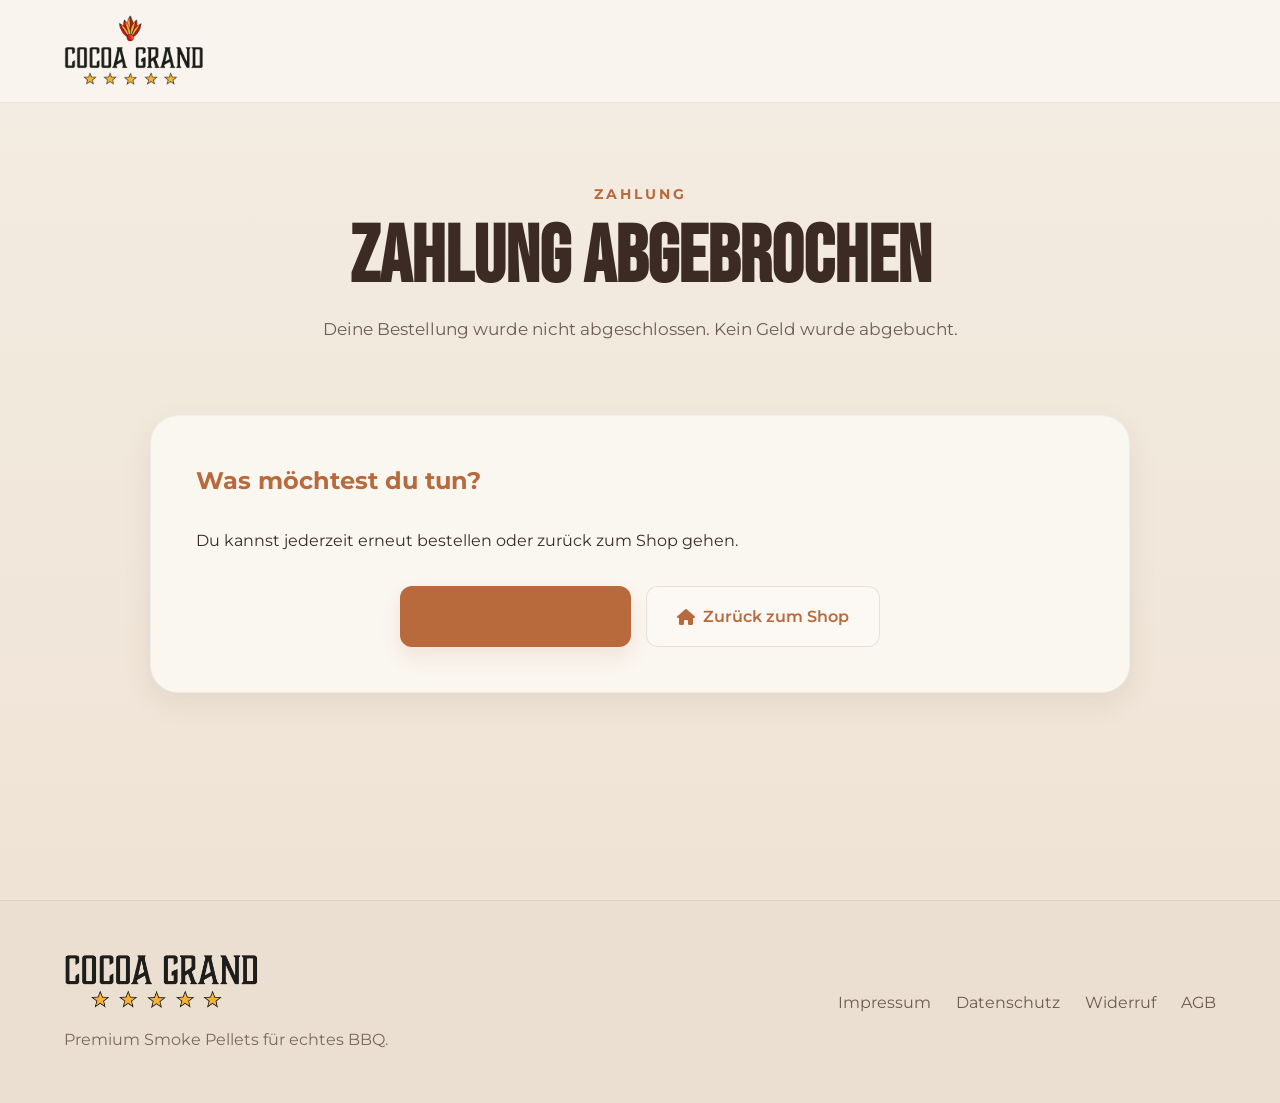
<file: cancel.html>
<!DOCTYPE html>
<html lang="de">

<head>
    <meta charset="UTF-8">
    <meta name="viewport" content="width=device-width, initial-scale=1.0">
    <title>Zahlung abgebrochen | COCOA GRAND</title>
    <meta name="description" content="Deine Zahlung wurde abgebrochen.">
    <link rel="stylesheet" href="css/style.css">
    <link rel="stylesheet" href="https://cdnjs.cloudflare.com/ajax/libs/font-awesome/6.5.1/css/all.min.css" />
</head>

<body>

    <!-- NAVBAR -->
    <header class="navbar">
        <div class="container nav-wrapper">
            <a href="index.html" class="logo">
                <img src="img/logoTG.png" alt="COCOA GRAND Logo">
            </a>
        </div>
    </header>

    <!-- CANCEL SECTION -->
    <section class="legal-page">
        <div class="container legal-container">

            <div class="legal-header">
                <span>ZAHLUNG</span>
                <h1>Zahlung abgebrochen</h1>
                <p>Deine Bestellung wurde nicht abgeschlossen. Kein Geld wurde abgebucht.</p>
            </div>

            <div class="legal-card">
                <h2>Was möchtest du tun?</h2>
                <p>Du kannst jederzeit erneut bestellen oder zurück zum Shop gehen.</p>
                <div style="display:flex; justify-content:center; margin-top:30px; flex-wrap:wrap; gap:15px;">
                    <a href="checkout.html" class="btn btn-primary">
                        <i class="fa-solid fa-rotate-left"></i>&nbsp; Erneut versuchen
                    </a>
                    <a href="index.html" class="btn btn-outline">
                        <i class="fa-solid fa-house"></i>&nbsp; Zurück zum Shop
                    </a>
                </div>
            </div>

        </div>
    </section>

    <!-- FOOTER -->
    <footer class="footer">
        <div class="container footer-wrapper">
            <div class="footer-left">
                <img src="img/logoTGS.png" alt="COCOA GRAND" loading="lazy">
                <p>Premium Smoke Pellets für echtes BBQ.</p>
            </div>
            <div class="footer-links">
                <a href="impressum.html">Impressum</a>
                <a href="datenschutz.html">Datenschutz</a>
                <a href="widerruf.html">Widerruf</a>
                <a href="agb.html">AGB</a>
            </div>
        </div>
    </footer>

</body>

</html>
</file>
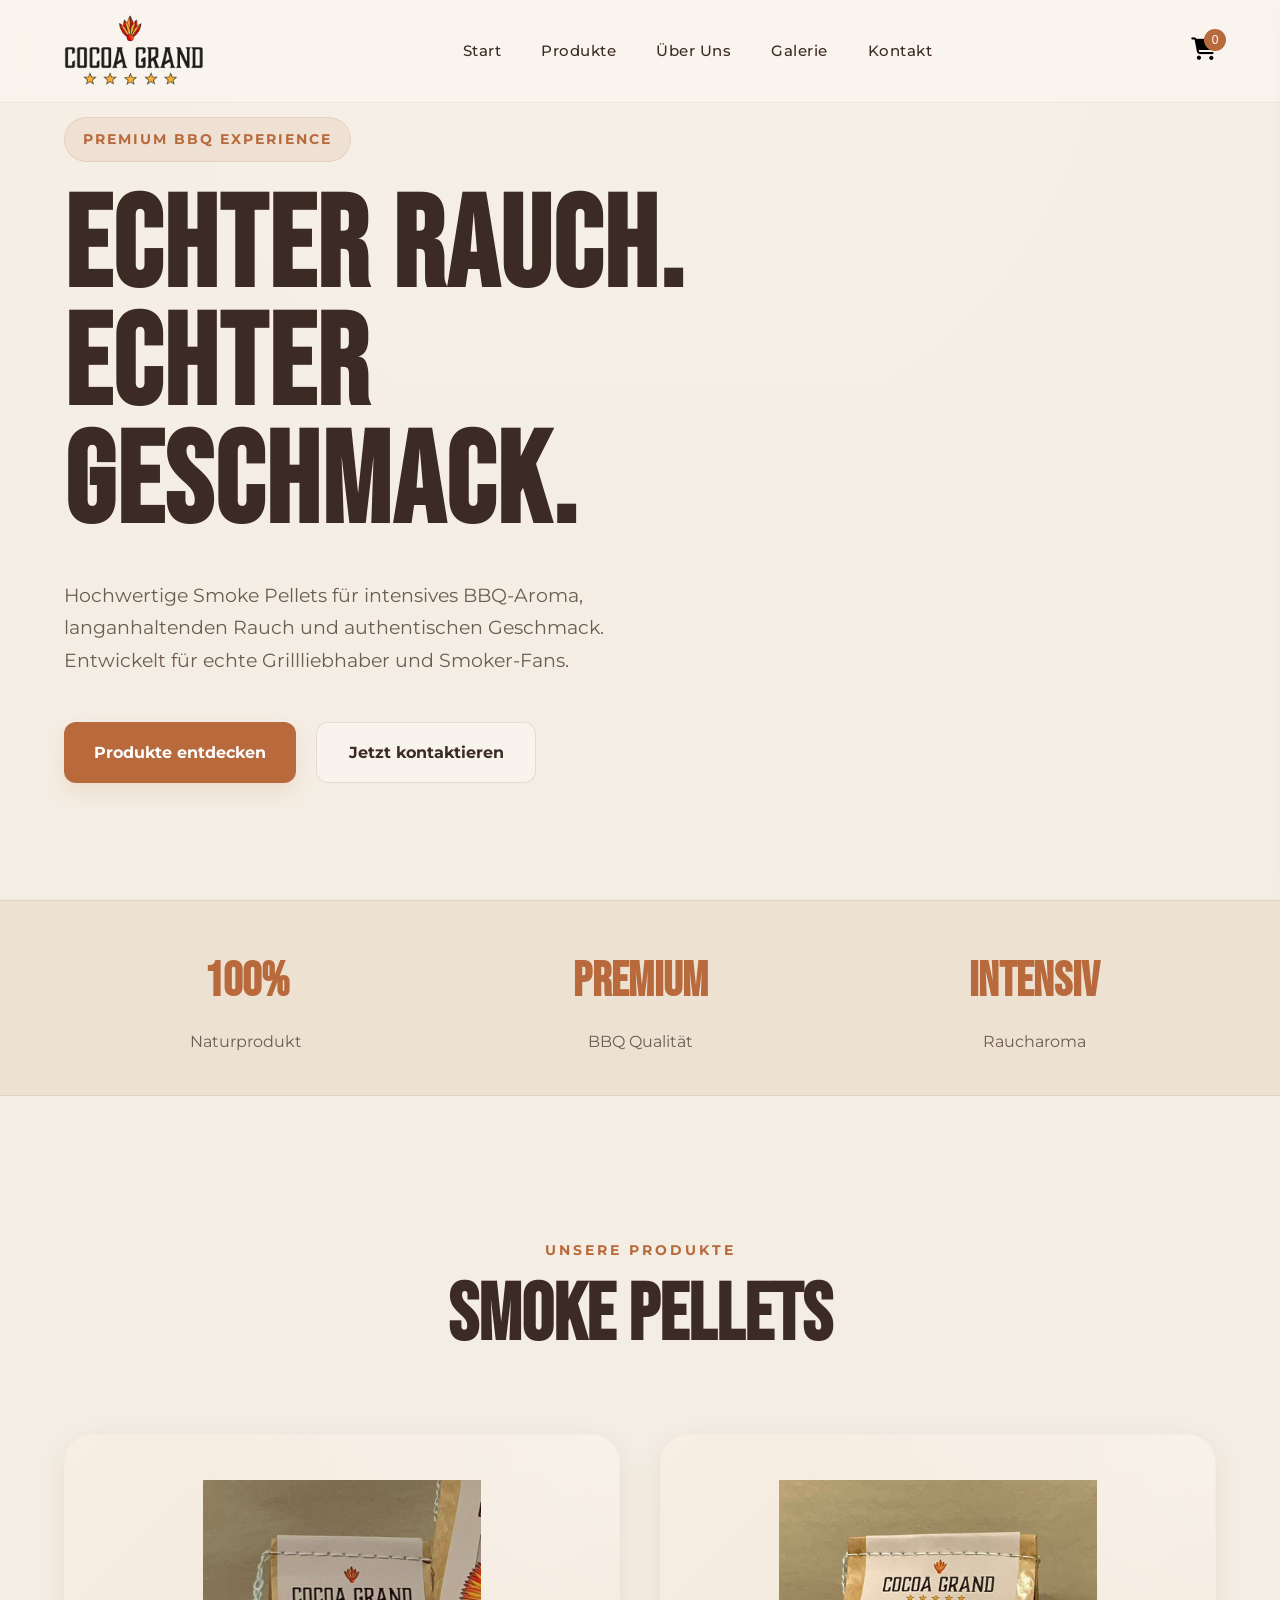
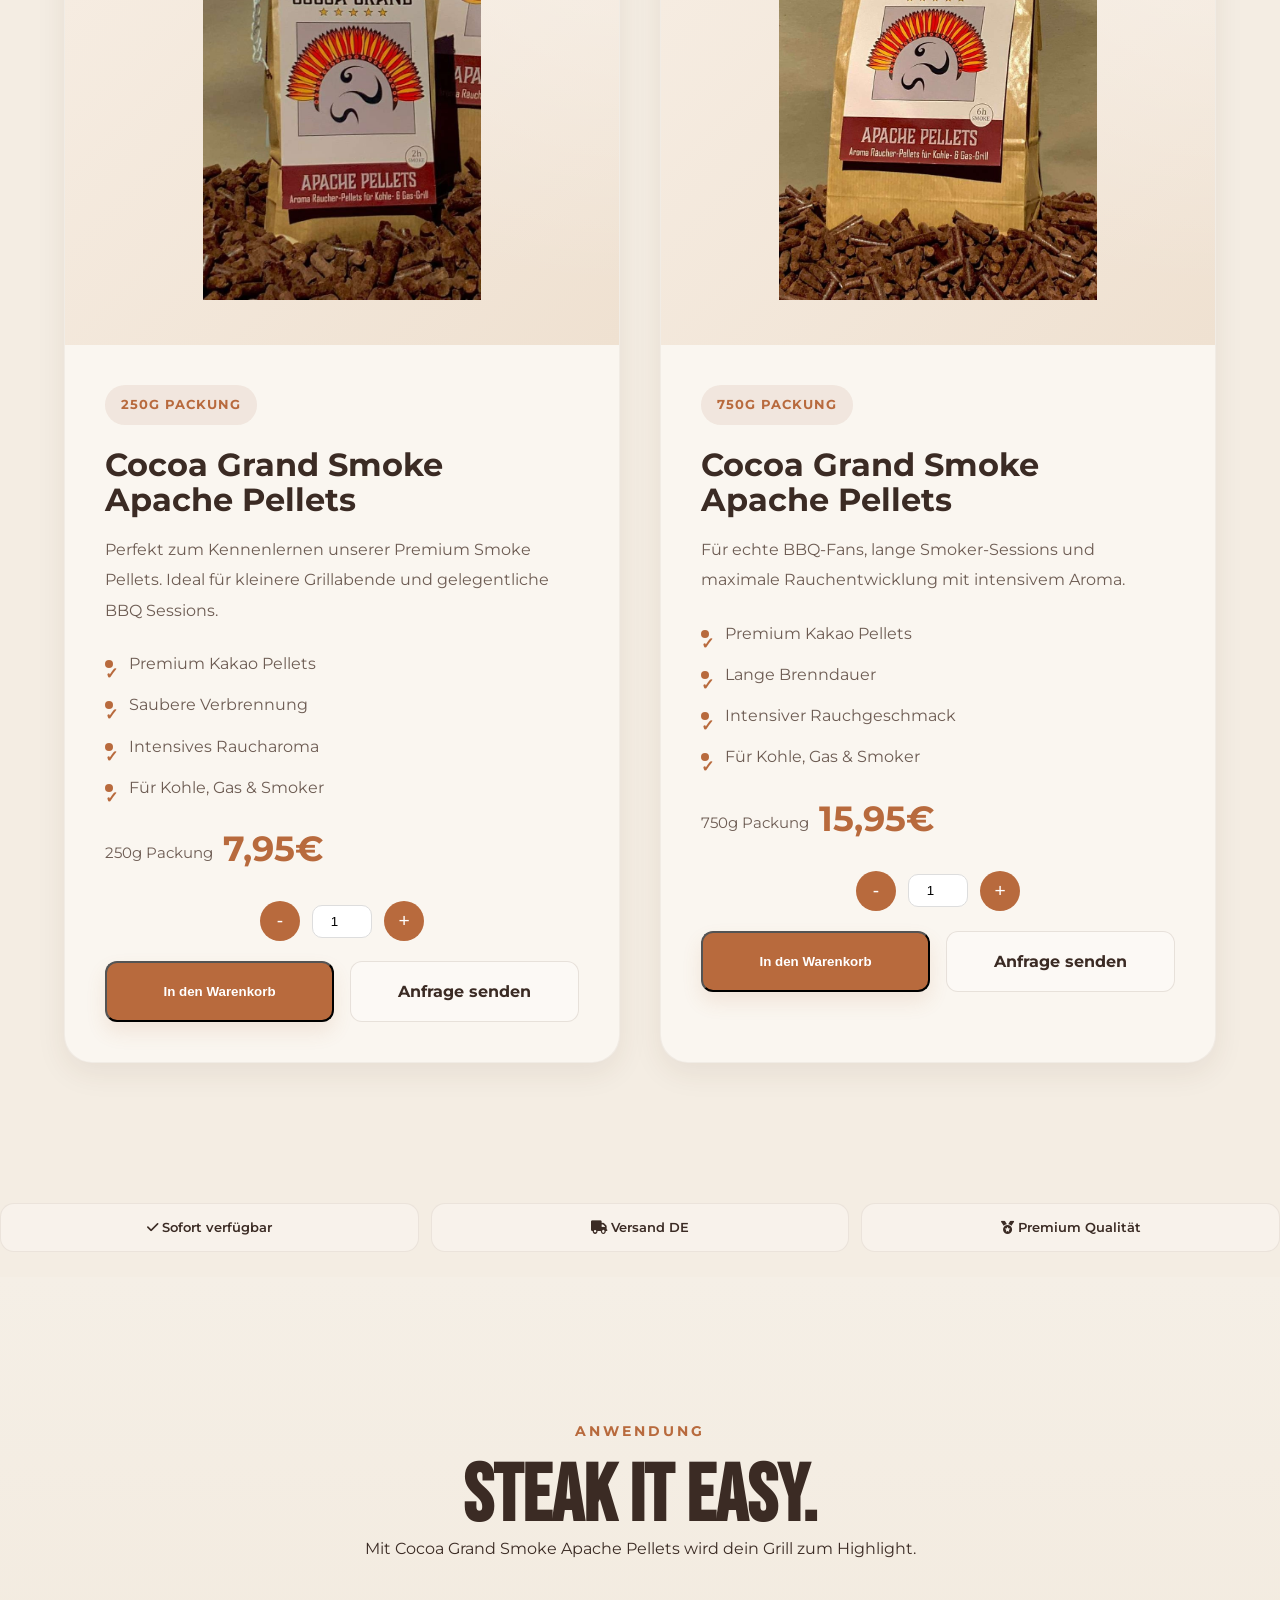
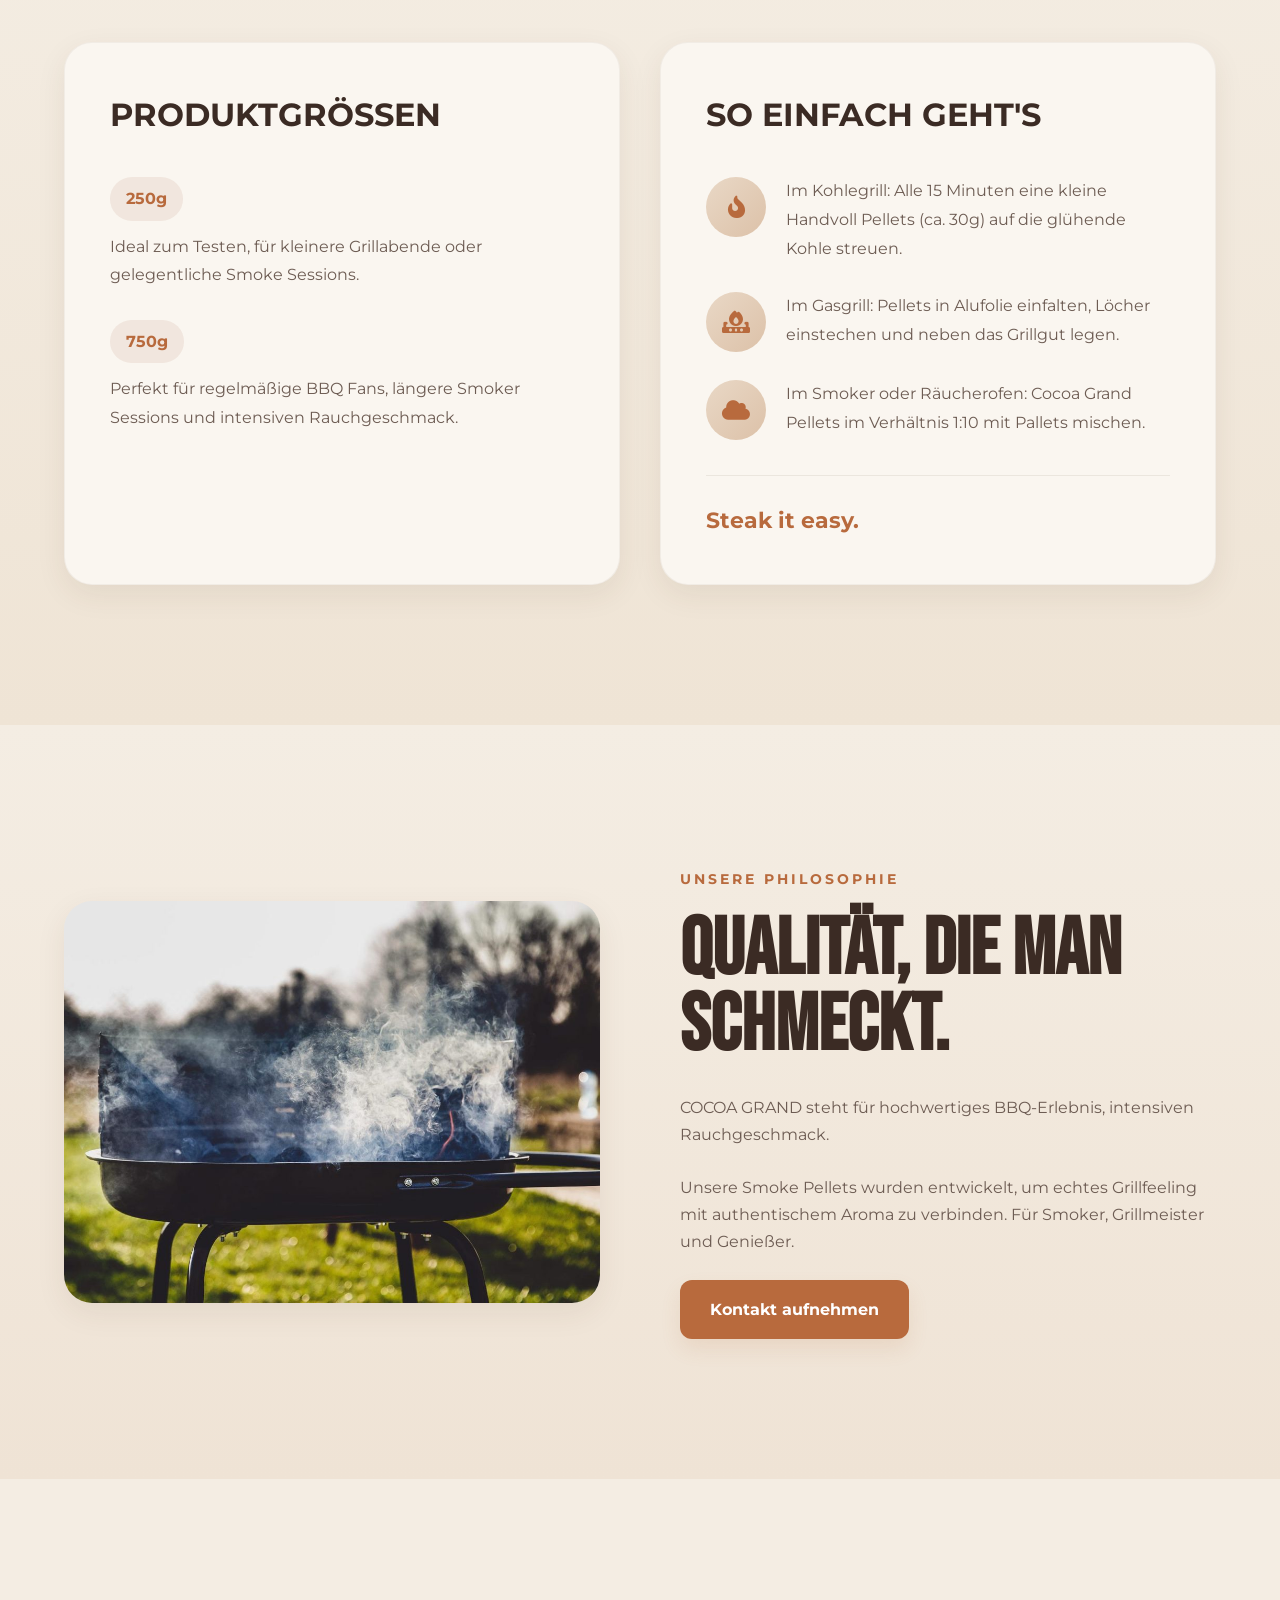
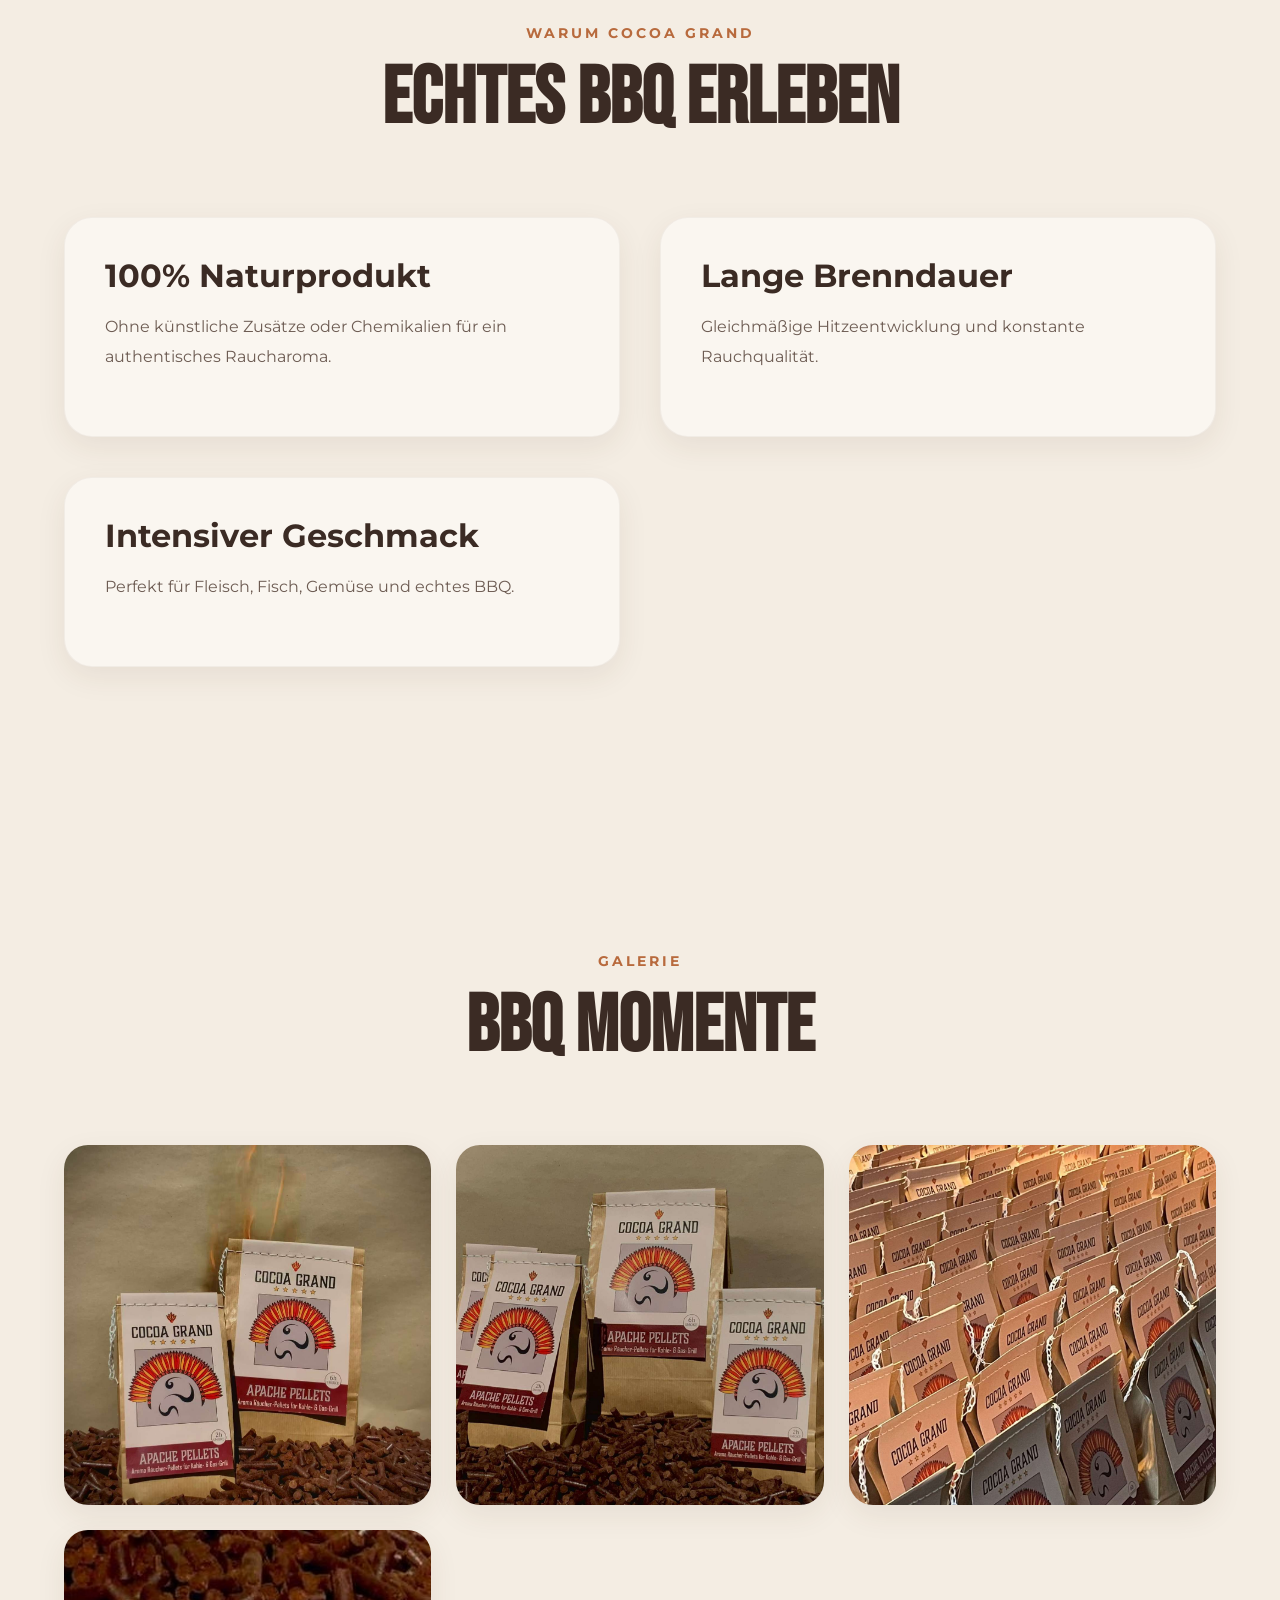
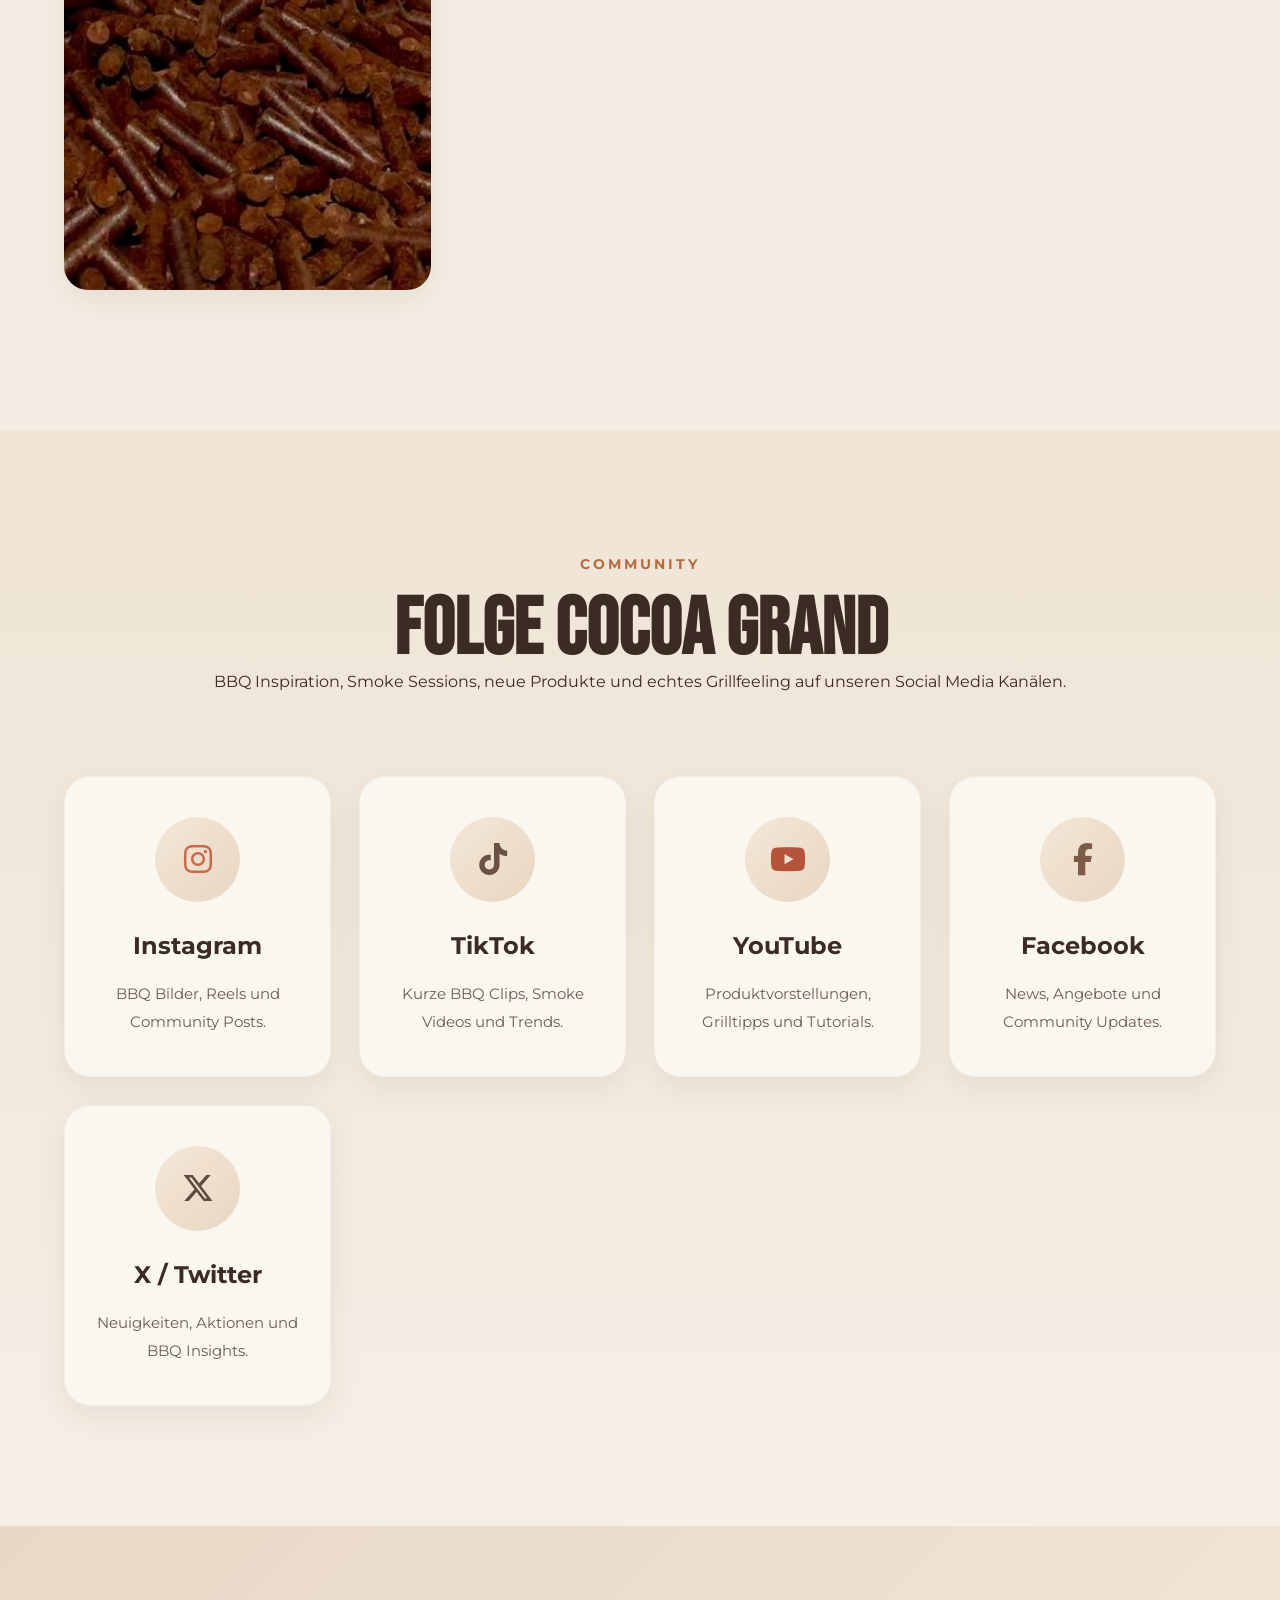
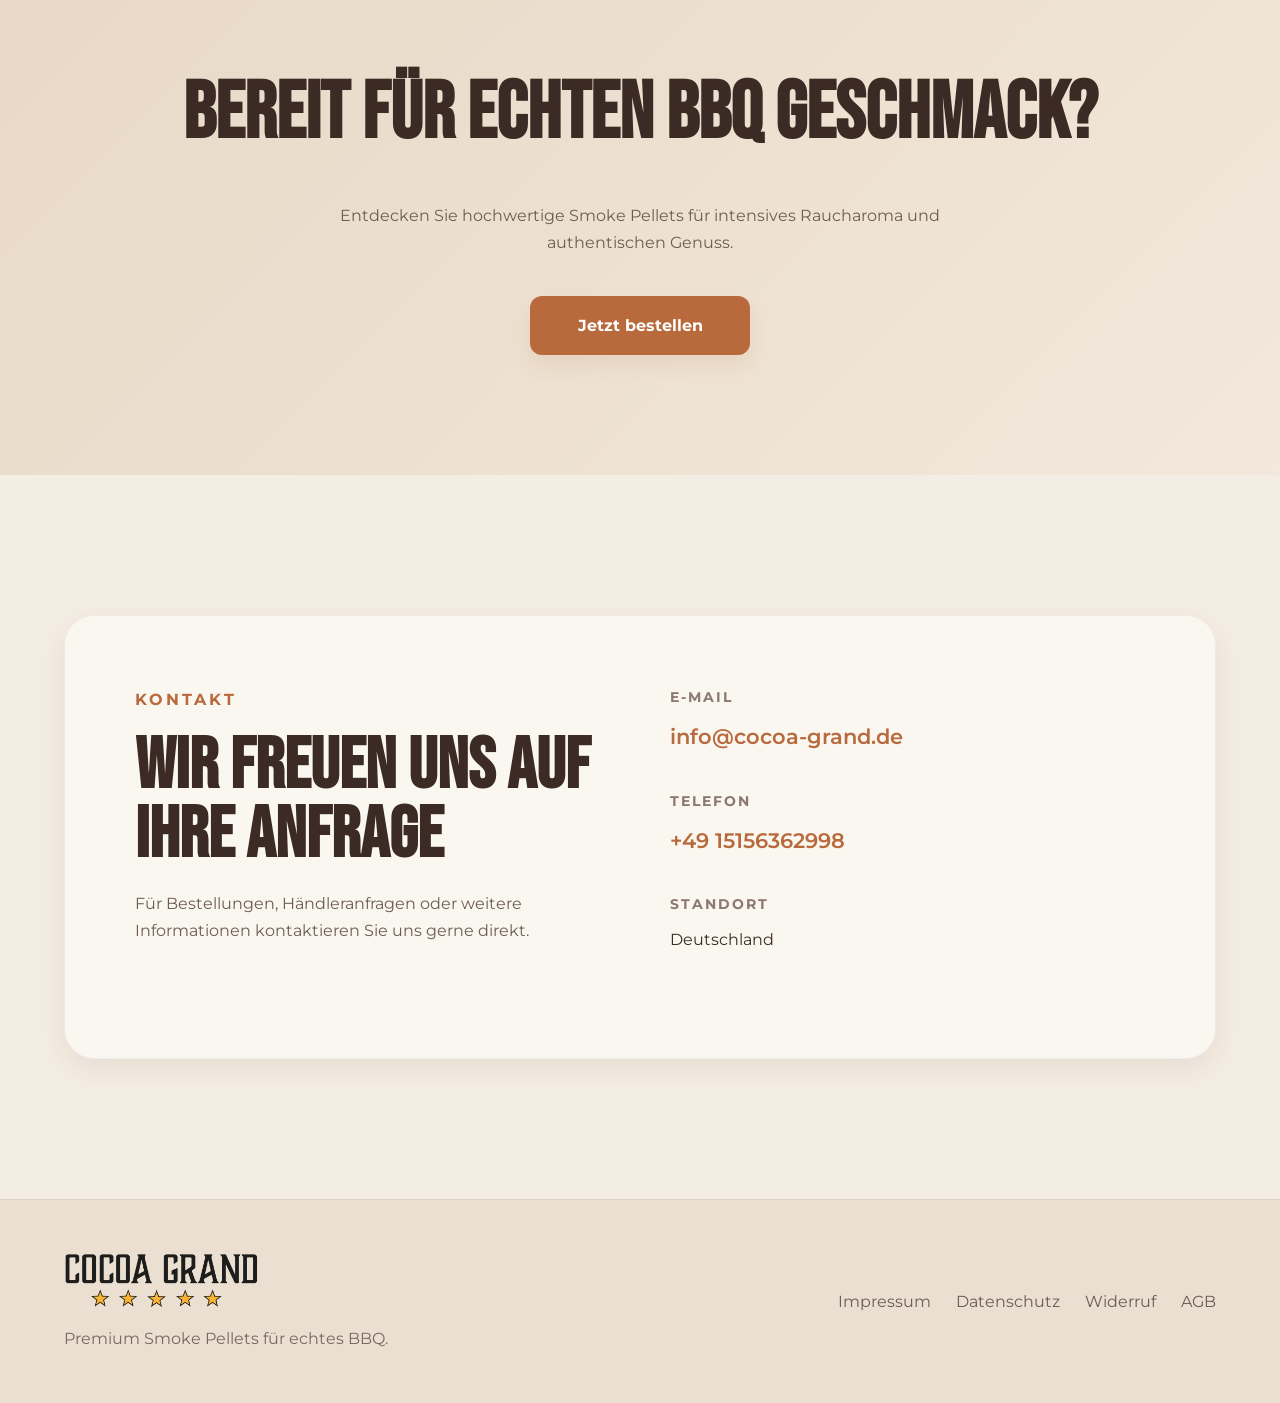
<file: checkout.html>
<!doctype html>
<html lang="de">

<head>
    <meta charset="UTF-8" />
    <meta name="viewport" content="width=device-width, initial-scale=1.0" />

    <a href="index.html" class="back-shopping">
        <i class="fa-solid fa-arrow-left"></i>
        Weiter einkaufen
    </a>

    <title>Checkout | COCOA GRAND</title>

    <link rel="stylesheet" href="css/style.css" />

    <link rel="icon" type="image/png" href="img/logogg.png">

    <meta name="description" content="Sicherer Checkout für COCOA GRAND Smoke Pellets. Bezahlung mit PayPal." />

    <link rel="stylesheet" href="https://cdnjs.cloudflare.com/ajax/libs/font-awesome/6.5.1/css/all.min.css" />

    <style>
        :root {
            --radius: 16px;
            --gap: 12px;
        }

        .checkout-container {
            max-width: 900px;
            margin: 120px auto;
            padding: 20px;
        }

        .checkout-box {
            background: var(--card);
            padding: 30px;
            border-radius: var(--radius);
        }

        .checkout-item {
            display: flex;
            justify-content: space-between;
            align-items: flex-start;
            gap: var(--gap);
            flex-wrap: wrap;
            padding: 15px 0;
            border-bottom: 1px solid rgba(255, 255, 255, 0.08);
        }

        .checkout-summary {
            margin-top: 30px;
        }

        .summary-row {
            display: flex;
            justify-content: space-between;
            padding: 8px 0;
        }

        .summary-total {
            font-size: 1.4rem;
            font-weight: 700;
            margin-top: 15px;
        }

        #paypal-button-container {
            margin-top: 30px;
        }

        .back-shopping {
            display: inline-flex;
            align-items: center;
            gap: 10px;

            margin-bottom: 25px;

            padding: 12px 18px;

            border: 1px solid rgba(255, 255, 255, .15);
            border-radius: 12px;

            background: rgba(255, 255, 255, .03);

            color: #000000;
            text-decoration: none;

            transition: .25s;
        }

        .back-shopping:hover {
            background: rgba(255, 255, 255, .08);
            border-color: var(--accent);
            color: var(--accent);

            transform: translateX(-3px);
        }

        .back-shopping i {
            transition: .25s;
        }

        .back-shopping:hover i {
            transform: translateX(-4px);
        }

        .discount-box {
            margin: 20px 0;
            display: flex;
            flex-wrap: wrap;
            gap: 10px;
        }

        .discount-box input {
            flex: 1;
            min-width: 180px;
            padding: 10px;
            border-radius: 8px;
            border: 1px solid #444;
        }

        .discount-box button {
            padding: 10px 15px;
            cursor: pointer;
            white-space: nowrap;
        }

        #discount-message {
            width: 100%;
            font-size: 0.9rem;
            margin-top: 5px;
        }

        .shop-info {
            margin-top: 20px;
            display: flex;
            flex-direction: column;
            gap: 10px;
        }

        .shop-info-item {
            display: flex;
            align-items: center;
            gap: 8px;
        }

        .checkout-legal {
            font-size: 0.85rem;
            opacity: 0.8;
            margin-top: 15px;
        }

        @media (max-width: 600px) {

            .checkout-container {
                margin: 40px auto;
                padding: 12px;
            }

            .checkout-box {
                padding: 18px;
            }

            .summary-total {
                font-size: 1.2rem;
            }

            .checkout-item {
                flex-direction: column;
                align-items: flex-start;
            }

            .checkout-product-price {
                margin-top: 8px;
            }
        }
    </style>

<body>

    <main class="checkout-container">

        <h1>Checkout</h1>

        <section class="checkout-box">

            <div id="checkout-items"></div>

            <!-- DISCOUNT -->
            <div class="discount-box">

                <input type="text" id="discount-code" placeholder="Rabattcode eingeben" />

                <button id="apply-discount">
                    Einlösen
                </button>

                <div id="discount-message"></div>

            </div>

            <!-- SUMMARY -->
            <div class="checkout-summary">

                <div class="summary-row">
                    <span>Zwischensumme</span>
                    <span id="subtotal">0,00 €</span>
                </div>

                <div class="summary-row">
                    <span>Versand</span>
                    <span id="shipping">0,00 €</span>
                </div>

                <div class="summary-row">
                    <span>Rabatt</span>
                    <span id="discount">0,00 €</span>
                </div>

                <div class="summary-row summary-total">
                    <span>Gesamt</span>
                    <span id="total">0,00 €</span>
                </div>

                <p class="checkout-legal">
                    Mit Abschluss der Bestellung akzeptieren Sie unsere
                    <a href="agb.html">AGB</a>,
                    <a href="widerruf.html">Widerrufsbelehrung</a>
                    und
                    <a href="datenschutz.html">Datenschutzerklärung</a>.
                </p>

            </div>

            <!-- PAYPAL -->
            <div id="paypal-button-container"></div>

            <!-- INFO -->
            <div class="shop-info">

                <div class="shop-info-item">
                    <i class="fa-solid fa-shield-halved"></i>
                    Sichere Zahlung mit PayPal
                </div>

                <div class="shop-info-item">
                    <i class="fa-solid fa-box"></i>
                    Versandfrei ab 40,00 €
                </div>

                <div class="shop-info-item">
                    <i class="fa-solid fa-truck"></i>
                    Versand in 2–4 Werktagen
                </div>

            </div>

        </section>

    </main>

</body>

<script
    src="https://www.paypal.com/sdk/js?client-id=Ac4DxvlVow2_0I7rIbtTTBKDcIgQpVpROfQQYiIyaHHnWQGEB_Us8VclfRc-ESbF5HMvGcaxWZH92hxy&currency=EUR"></script>
<script>
    /* ==========================================================
    COCOA GRAND CHECKOUT
========================================================== */

    /* ==========================================================
        WARENKORB LADEN
    ========================================================== */

    let cart = [];

    try {

        cart = JSON.parse(localStorage.getItem("cart")) || [];

    } catch {

        cart = [];

    }

    if (cart.length === 0) {

        alert("Ihr Warenkorb ist leer.");
        window.location.replace("index.html");

    }

    /* ==========================================================
        DOM
    ========================================================== */

    const checkoutItems = document.getElementById("checkout-items");

    const subtotalElement = document.getElementById("subtotal");
    const shippingElement = document.getElementById("shipping");
    const discountElement = document.getElementById("discount");
    const totalElement = document.getElementById("total");

    const discountInput =
        document.getElementById("discount-code");

    const discountButton =
        document.getElementById("apply-discount");

    const discountMessage =
        document.getElementById("discount-message");

    /* ==========================================================
        RABATTCODES
    ========================================================== */

    const discountCodes = {

        SOMMER26: {

            percent: 26,

            expires: "2026-07-31"

        }

    };

    let activeDiscount = null;

    /* ==========================================================
        HILFSFUNKTIONEN
    ========================================================== */

    function formatPrice(cents) {

        return (cents / 100)
            .toFixed(2)
            .replace(".", ",") + " €";

    }

    function toCents(value) {

        return Math.round(Number(value) * 100);

    }

    /* ==========================================================
        PREISBERECHNUNG
    ========================================================== */

    function calculateCart() {

        //--------------------------------------------------
        // Artikel
        //--------------------------------------------------

        let itemTotalCents = 0;

        cart.forEach(item => {

            itemTotalCents +=

                toCents(item.price) *

                Number(item.qty);

        });

        //--------------------------------------------------
        // Rabatt
        //--------------------------------------------------

        let discountCents = 0;

        if (activeDiscount) {

            discountCents = Math.round(

                itemTotalCents *

                activeDiscount.percent /

                100

            );

        }

        //--------------------------------------------------
        // Zwischensumme
        //--------------------------------------------------

        const subtotalAfterDiscount =

            Math.max(

                0,

                itemTotalCents - discountCents

            );

        //--------------------------------------------------
        // Versand
        //--------------------------------------------------

        const shippingCents =

            subtotalAfterDiscount >= 4000

                ? 0

                : 395;

        //--------------------------------------------------
        // Gesamt
        //--------------------------------------------------

        const totalCents =

            subtotalAfterDiscount +

            shippingCents;

        return {

            itemTotalCents,

            discountCents,

            shippingCents,

            totalCents

        };

    }

    /* ==========================================================
        WARENKORB RENDERN
    ========================================================== */

    function renderCart() {

        checkoutItems.innerHTML = "";

        cart.forEach(item => {

            const priceCents =

                toCents(item.price);

            const totalCents =

                priceCents *

                Number(item.qty);

            checkoutItems.innerHTML += `

<div class="checkout-item">

    <div>

        <div class="checkout-product-name">

            ${item.name}

        </div>

        ${item.size ?

                    `<div class="checkout-product-size">

                ${item.size}

            </div>`

                    : ""}

        <div class="checkout-product-qty">

            Menge: ${item.qty}

        </div>

    </div>

    <div class="checkout-product-price">

        ${formatPrice(totalCents)}

    </div>

</div>

`;

        });

    }

    /* ==========================================================
        PREISE AKTUALISIEREN
    ========================================================== */

    function updateTotals() {

        const prices =

            calculateCart();

        subtotalElement.textContent =

            formatPrice(

                prices.itemTotalCents

            );

        shippingElement.textContent =

            formatPrice(

                prices.shippingCents

            );

        discountElement.textContent =

            "-" +

            formatPrice(

                prices.discountCents

            );

        totalElement.textContent =

            formatPrice(

                prices.totalCents

            );

    }
    /* ==========================================================
        RABATTCODE
    ========================================================== */

    function applyDiscountCode() {

        if (activeDiscount) {

            discountMessage.textContent =
                "Es wurde bereits ein Rabattcode eingelöst.";

            return;
        }

        const code =
            discountInput.value
                .trim()
                .toUpperCase();

        const entry =
            discountCodes[code];

        if (!entry) {

            discountMessage.textContent =
                "Ungültiger Rabattcode.";

            return;
        }

        const expiry =
            new Date(entry.expires + "T23:59:59");

        if (Date.now() > expiry.getTime()) {

            discountMessage.textContent =
                "Dieser Rabattcode ist abgelaufen.";

            return;
        }

        activeDiscount = entry;

        discountInput.disabled = true;
        discountButton.disabled = true;

        discountMessage.textContent =
            `${entry.percent}% Rabatt erfolgreich aktiviert.`;

        updateTotals();

        renderPayPal();

    }

    /* ==========================================================
        PAYPAL ITEMS
    ========================================================== */

    function createPaypalItems() {

        return cart.map(item => ({

            name:
                item.name +
                (item.size ? ` ${item.size}` : ""),

            quantity:
                String(Number(item.qty)),

            unit_amount: {

                currency_code: "EUR",

                value:
                    (toCents(item.price) / 100).toFixed(2)

            }

        }));

    }

    /* ==========================================================
        PAYPAL
    ========================================================== */

    function renderPayPal() {

        const container =
            document.getElementById(
                "paypal-button-container"
            );

        container.innerHTML = "";

        const prices =
            calculateCart();

        paypal.Buttons({

            createOrder(data, actions) {

                return actions.order.create({

                    purchase_units: [{

                        amount: {

                            currency_code: "EUR",

                            value:
                                (prices.totalCents / 100)
                                    .toFixed(2),

                            breakdown: {

                                item_total: {

                                    currency_code: "EUR",

                                    value:
                                        (prices.itemTotalCents / 100)
                                            .toFixed(2)

                                },

                                shipping: {

                                    currency_code: "EUR",

                                    value:
                                        (prices.shippingCents / 100)
                                            .toFixed(2)

                                },

                                discount: {

                                    currency_code: "EUR",

                                    value:
                                        (prices.discountCents / 100)
                                            .toFixed(2)

                                }

                            }

                        },

                        items:
                            createPaypalItems()

                    }]

                });

            },

            async onApprove(data, actions) {

                try {

                    await actions.order.capture();

                    localStorage.removeItem("cart");

                    window.location.href =
                        "success.html";

                }

                catch (error) {

                    console.error(error);

                    alert(
                        "Die Zahlung konnte nicht abgeschlossen werden."
                    );

                }

            },

            onCancel() {

                console.log(
                    "PayPal Zahlung abgebrochen."
                );

            },

            onError(error) {

                console.error(
                    "PayPal Fehler:",
                    error
                );

                alert(
                    "Bei der PayPal-Zahlung ist ein Fehler aufgetreten."
                );

            }

        }).render("#paypal-button-container");

    }

    /* ==========================================================
        EVENTS
    ========================================================== */

    discountButton.addEventListener(

        "click",

        applyDiscountCode

    );

    discountInput.addEventListener(

        "keydown",

        event => {

            if (event.key === "Enter") {

                applyDiscountCode();

            }

        }

    );

    /* ==========================================================
        INITIALISIERUNG
    ========================================================== */

    renderCart();

    updateTotals();

    renderPayPal();
</script>
</body>

</html>
</file>
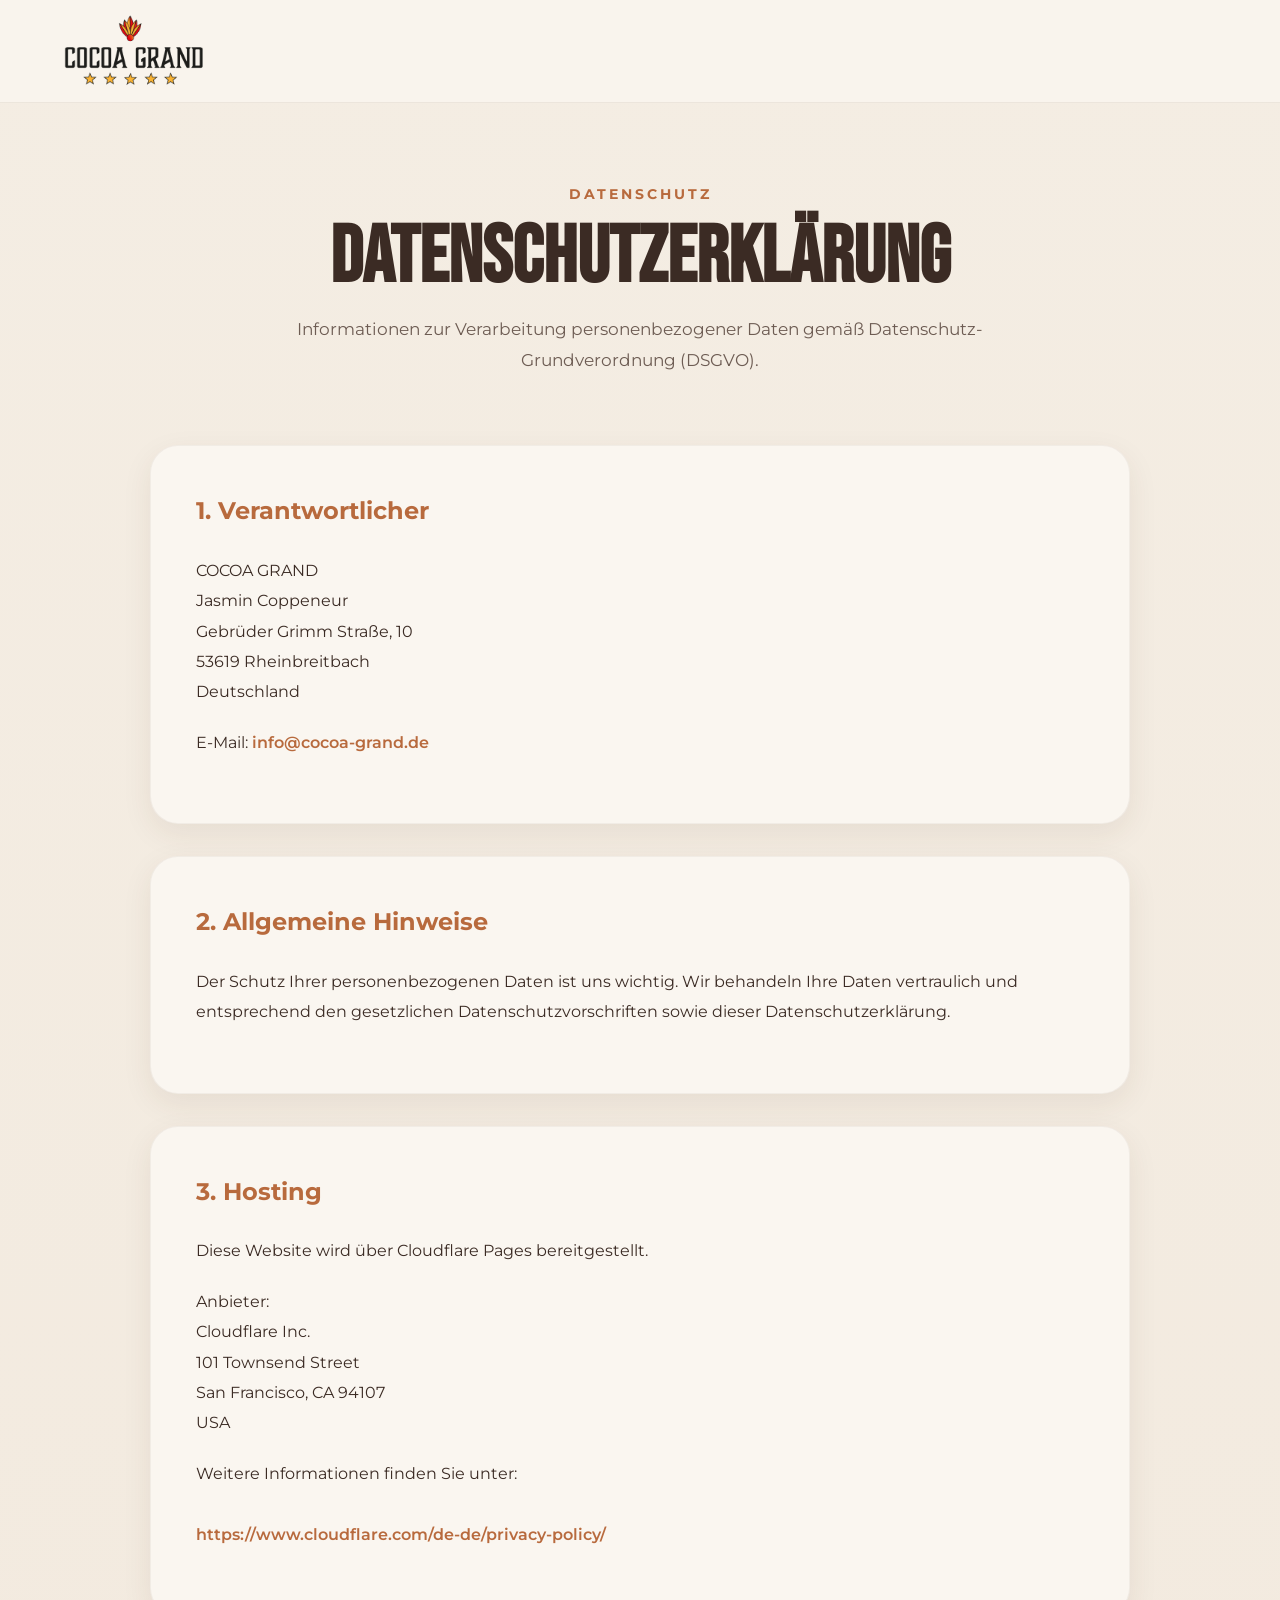
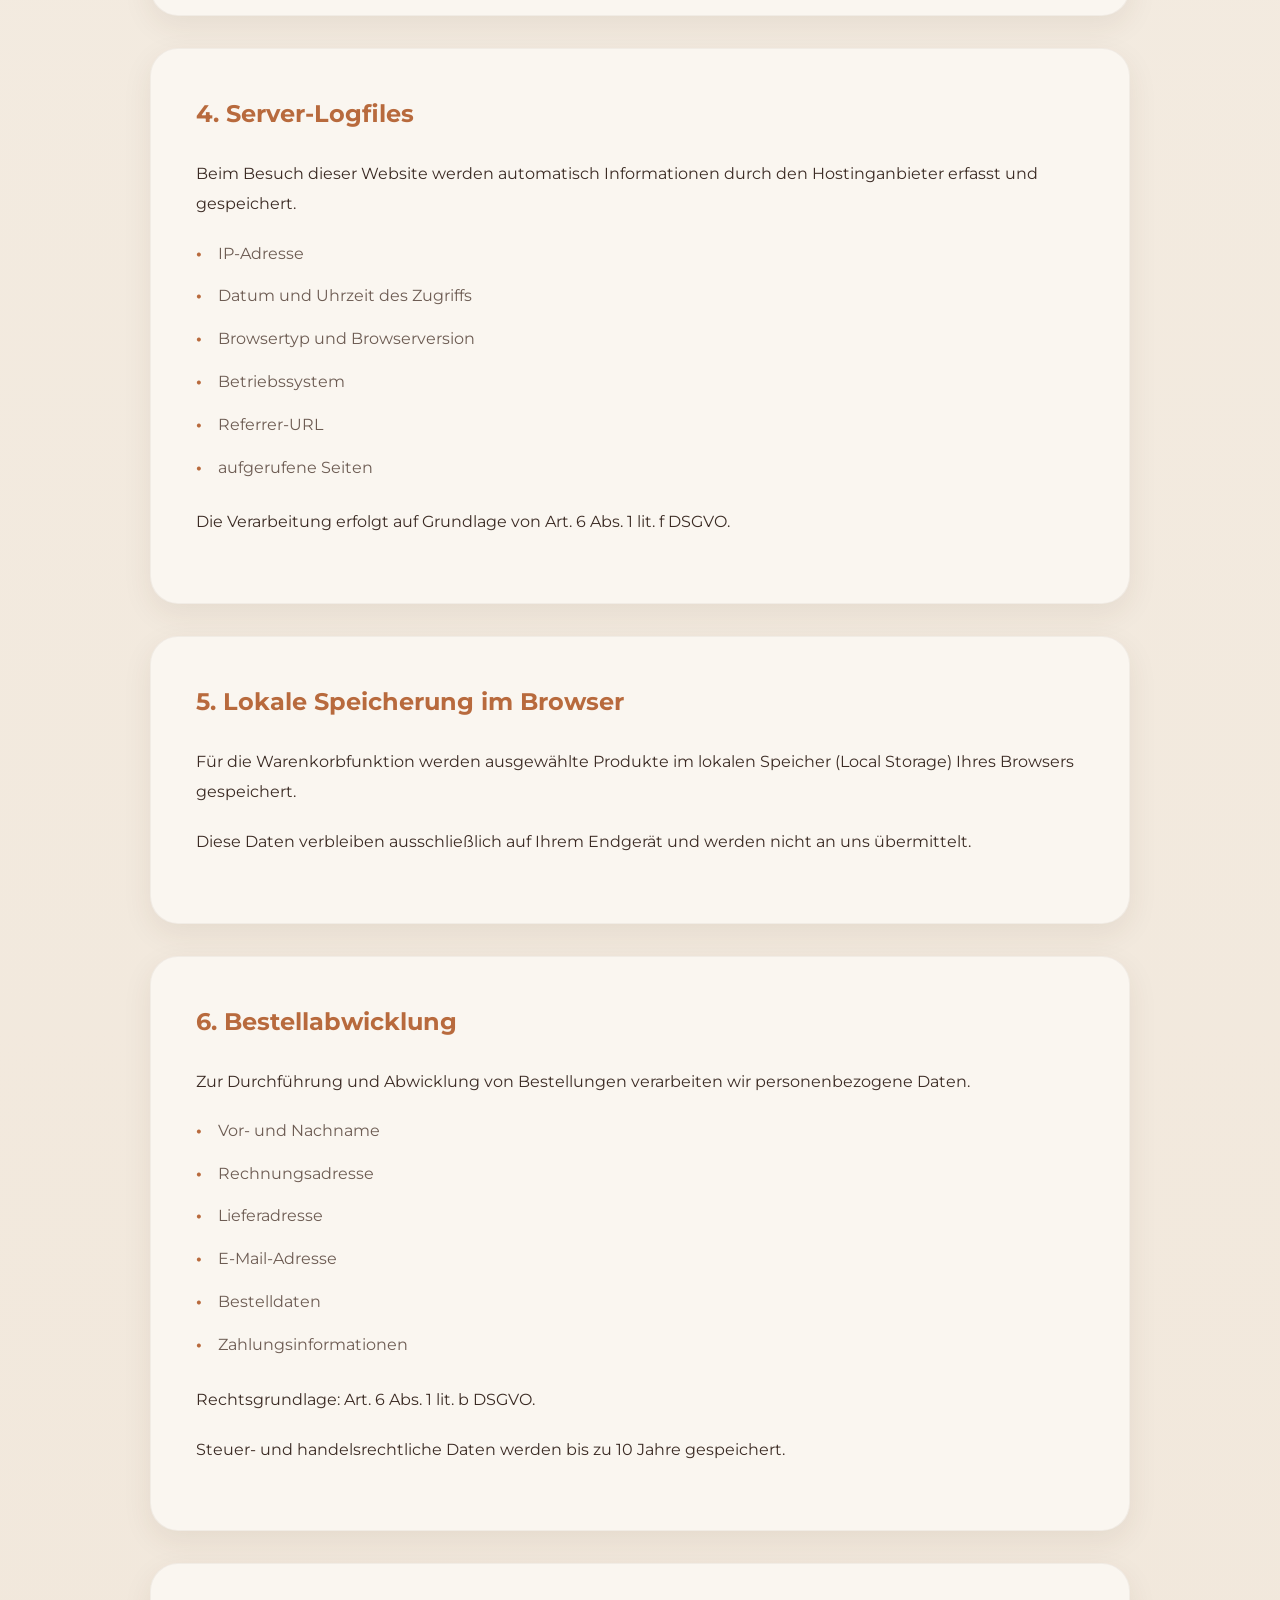
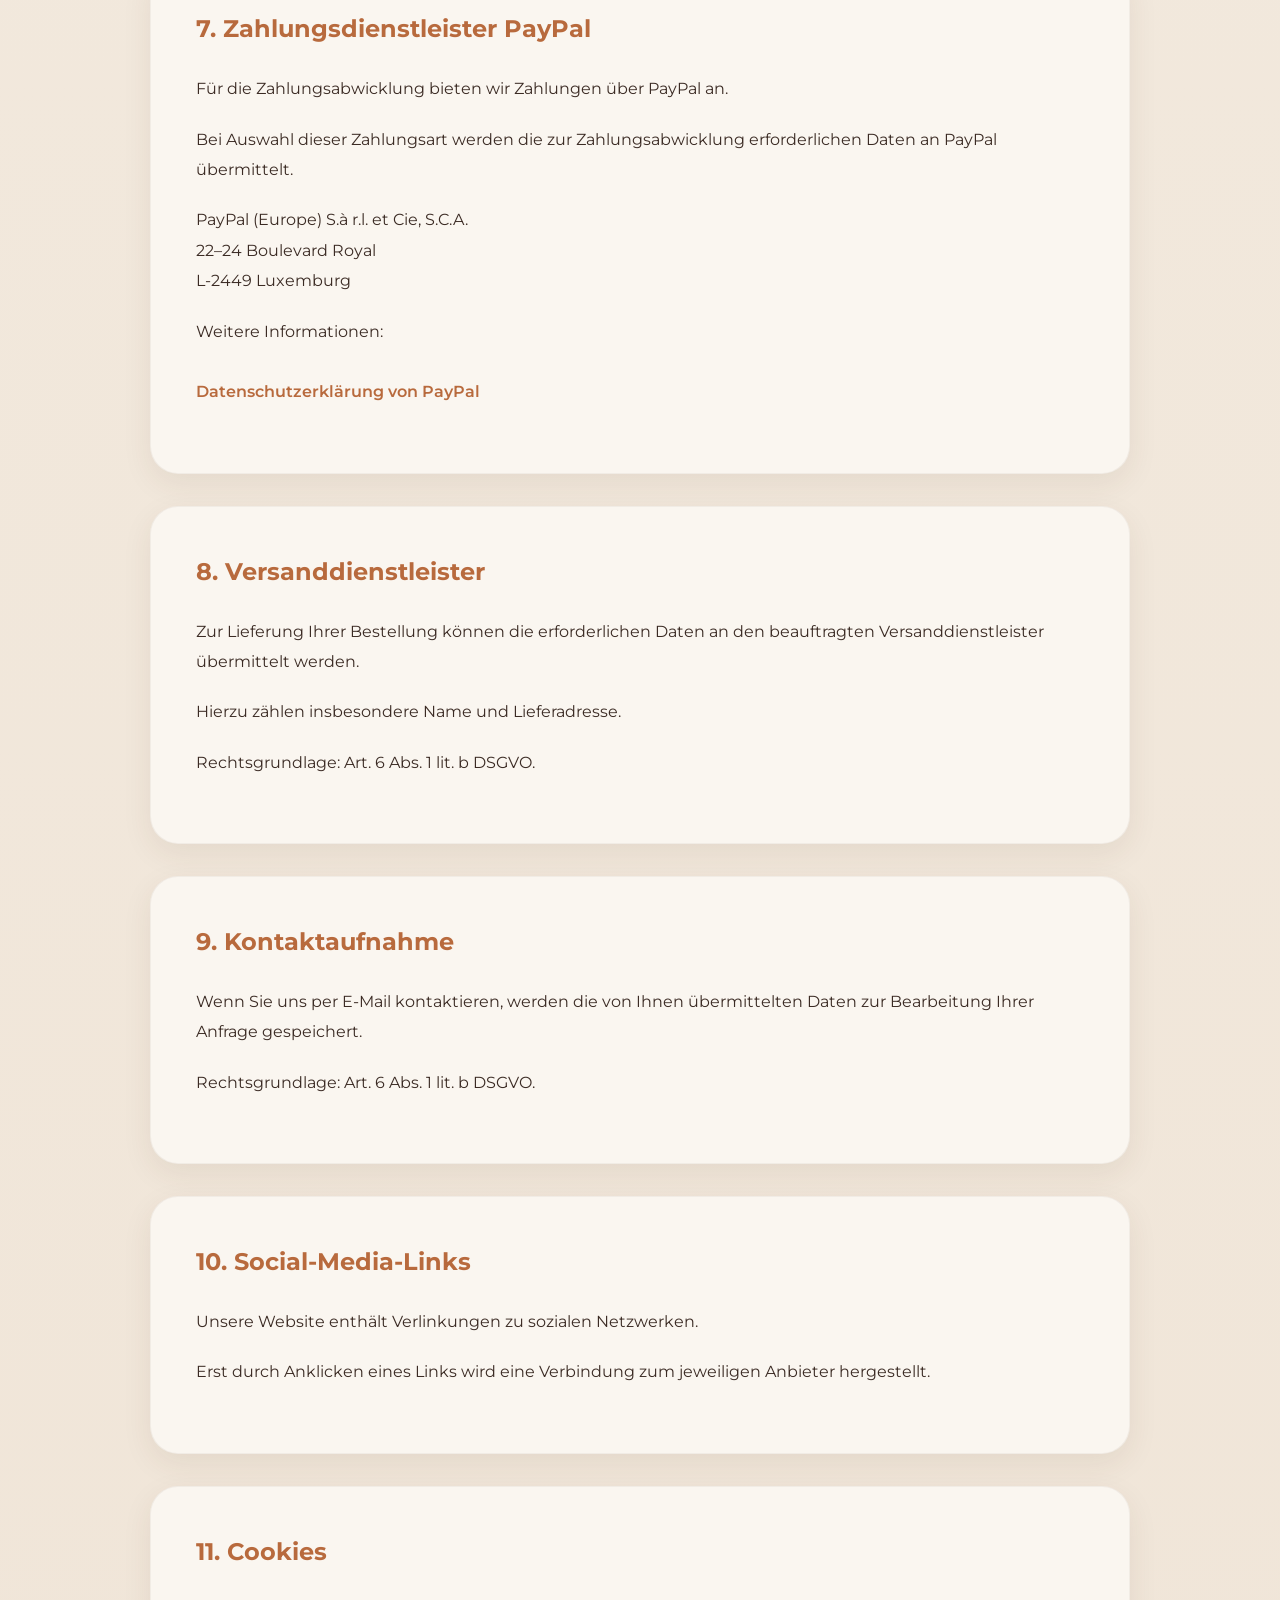
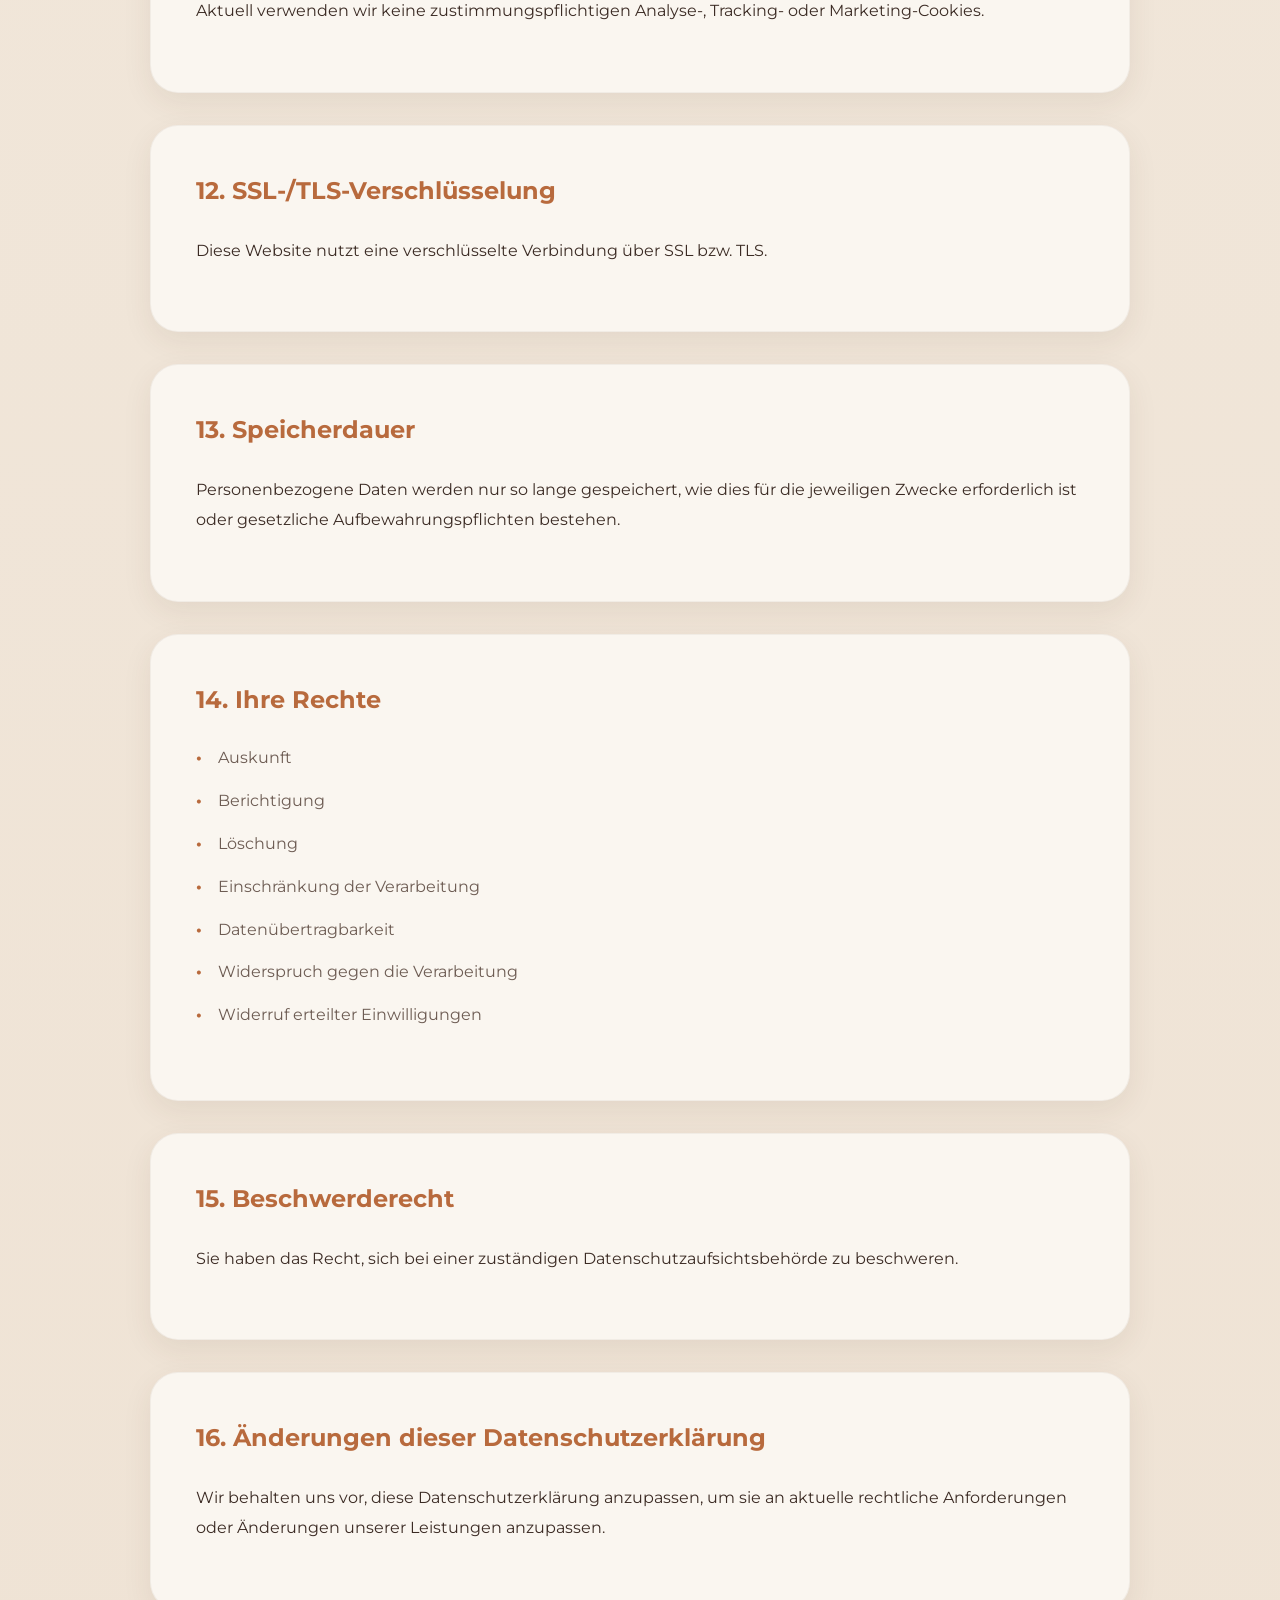
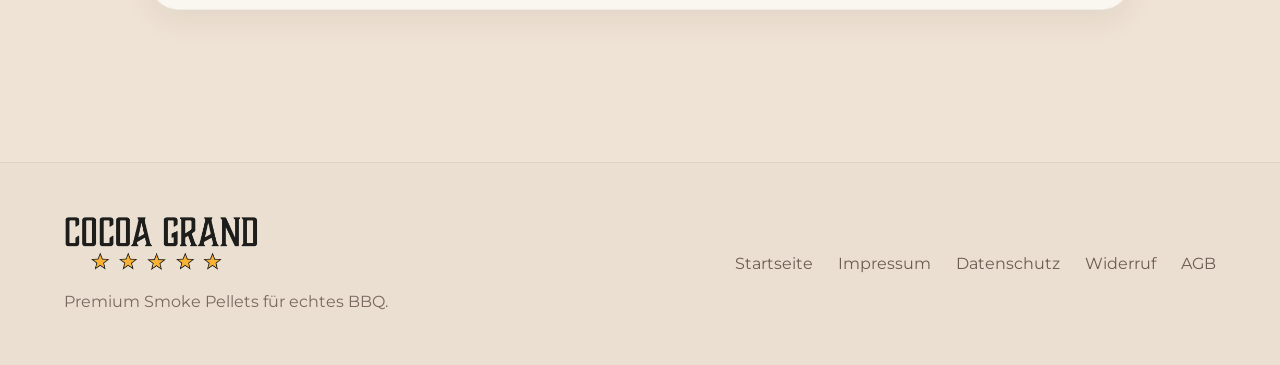
<file: datenschutz.html>
<!DOCTYPE html>
<html lang="de">

<head>

  <meta charset="UTF-8">

  <meta name="viewport" content="width=device-width, initial-scale=1.0">

  <title>Datenschutz | COCOA GRAND</title>

  <meta name="description" content="Datenschutzerklärung von COCOA GRAND gemäß DSGVO.">

  <link rel="stylesheet" href="css/style.css">

</head>

<body>

  <!-- NAVBAR -->

  <header class="navbar">

    <div class="container nav-wrapper">

      <a href="index.html" class="logo">

        <img src="img/logoTG.png" alt="COCOA GRAND Logo">

      </a>

    </div>

  </header>

  <!-- DATENSCHUTZ -->

  <section class="legal-page">

    <div class="container legal-container">

      <div class="legal-header">

        <span>DATENSCHUTZ</span>

        <h1>Datenschutzerklärung</h1>

        <p>

          Informationen zur Verarbeitung personenbezogener Daten
          gemäß Datenschutz-Grundverordnung (DSGVO).

        </p>

      </div>

      <!-- Verantwortlicher -->

      <div class="legal-card">

        <h2>1. Verantwortlicher</h2>

        <p>

          COCOA GRAND<br>
          Jasmin Coppeneur<br>
          Gebrüder Grimm Straße, 10<br>
          53619 Rheinbreitbach<br>
          Deutschland

        </p>

        <p>

          E-Mail:
          <a href="mailto:info@cocoa-grand.de">
            info@cocoa-grand.de
          </a>

        </p>

      </div>

      <!-- Allgemeines -->

      <div class="legal-card">

        <h2>2. Allgemeine Hinweise</h2>

        <p>

          Der Schutz Ihrer personenbezogenen Daten ist uns wichtig.
          Wir behandeln Ihre Daten vertraulich und entsprechend
          den gesetzlichen Datenschutzvorschriften sowie dieser
          Datenschutzerklärung.

        </p>

      </div>

      <!-- Hosting -->

      <div class="legal-card">

        <h2>3. Hosting</h2>

        <p>

          Diese Website wird über Cloudflare Pages bereitgestellt.

        </p>

        <p>

          Anbieter:<br>

          Cloudflare Inc.<br>
          101 Townsend Street<br>
          San Francisco, CA 94107<br>
          USA

        </p>

        <p>

          Weitere Informationen finden Sie unter:

          <br><br>

          <a href="https://www.cloudflare.com/de-de/privacy-policy/" target="_blank" rel="noopener">

            https://www.cloudflare.com/de-de/privacy-policy/

          </a>

        </p>

      </div>

      <!-- Logfiles -->

      <div class="legal-card">

        <h2>4. Server-Logfiles</h2>

        <p>

          Beim Besuch dieser Website werden automatisch Informationen
          durch den Hostinganbieter erfasst und gespeichert.

        </p>

        <ul>

          <li>IP-Adresse</li>

          <li>Datum und Uhrzeit des Zugriffs</li>

          <li>Browsertyp und Browserversion</li>

          <li>Betriebssystem</li>

          <li>Referrer-URL</li>

          <li>aufgerufene Seiten</li>

        </ul>

        <p>

          Die Verarbeitung erfolgt auf Grundlage von
          Art. 6 Abs. 1 lit. f DSGVO.

        </p>

      </div>

      <!-- Warenkorb -->

      <div class="legal-card">

        <h2>5. Lokale Speicherung im Browser</h2>

        <p>

          Für die Warenkorbfunktion werden ausgewählte Produkte
          im lokalen Speicher (Local Storage) Ihres Browsers gespeichert.

        </p>

        <p>

          Diese Daten verbleiben ausschließlich auf Ihrem Endgerät
          und werden nicht an uns übermittelt.

        </p>

      </div>

      <!-- Bestellung -->

      <div class="legal-card">

        <h2>6. Bestellabwicklung</h2>

        <p>

          Zur Durchführung und Abwicklung von Bestellungen
          verarbeiten wir personenbezogene Daten.

        </p>

        <ul>

          <li>Vor- und Nachname</li>

          <li>Rechnungsadresse</li>

          <li>Lieferadresse</li>

          <li>E-Mail-Adresse</li>

          <li>Bestelldaten</li>

          <li>Zahlungsinformationen</li>

        </ul>

        <p>

          Rechtsgrundlage:
          Art. 6 Abs. 1 lit. b DSGVO.

        </p>
        <p>

          Steuer- und handelsrechtliche Daten
          werden bis zu 10 Jahre gespeichert.

        </p>

      </div>

      <!-- PayPal -->

      <div class="legal-card">

        <h2>7. Zahlungsdienstleister PayPal</h2>

        <p>

          Für die Zahlungsabwicklung bieten wir Zahlungen über
          PayPal an.

        </p>

        <p>

          Bei Auswahl dieser Zahlungsart werden die zur
          Zahlungsabwicklung erforderlichen Daten an PayPal
          übermittelt.

        </p>

        <p>

          PayPal (Europe) S.à r.l. et Cie, S.C.A.<br>
          22–24 Boulevard Royal<br>
          L-2449 Luxemburg

        </p>

        <p>

          Weitere Informationen:

          <br><br>

          <a href="https://www.paypal.com/de/webapps/mpp/ua/privacy-full" target="_blank" rel="noopener">

            Datenschutzerklärung von PayPal

          </a>

        </p>

      </div>

      <!-- Versand -->

      <div class="legal-card">

        <h2>8. Versanddienstleister</h2>

        <p>

          Zur Lieferung Ihrer Bestellung können die erforderlichen
          Daten an den beauftragten Versanddienstleister
          übermittelt werden.

        </p>

        <p>

          Hierzu zählen insbesondere Name und Lieferadresse.

        </p>

        <p>

          Rechtsgrundlage:
          Art. 6 Abs. 1 lit. b DSGVO.

        </p>

      </div>

      <!-- Kontakt -->

      <div class="legal-card">

        <h2>9. Kontaktaufnahme</h2>

        <p>

          Wenn Sie uns per E-Mail kontaktieren,
          werden die von Ihnen übermittelten Daten
          zur Bearbeitung Ihrer Anfrage gespeichert.

        </p>

        <p>

          Rechtsgrundlage:
          Art. 6 Abs. 1 lit. b DSGVO.

        </p>

      </div>

      <!-- Social Media -->

      <div class="legal-card">

        <h2>10. Social-Media-Links</h2>

        <p>

          Unsere Website enthält Verlinkungen zu sozialen Netzwerken.

        </p>

        <p>

          Erst durch Anklicken eines Links wird eine Verbindung
          zum jeweiligen Anbieter hergestellt.

        </p>

      </div>

      <!-- Cookies -->

      <div class="legal-card">

        <h2>11. Cookies</h2>

        <p>

          Aktuell verwenden wir keine zustimmungspflichtigen
          Analyse-, Tracking- oder Marketing-Cookies.

        </p>

      </div>

      <!-- SSL -->

      <div class="legal-card">

        <h2>12. SSL-/TLS-Verschlüsselung</h2>

        <p>

          Diese Website nutzt eine verschlüsselte Verbindung
          über SSL bzw. TLS.

        </p>

      </div>

      <!-- Speicherdauer -->

      <div class="legal-card">

        <h2>13. Speicherdauer</h2>

        <p>

          Personenbezogene Daten werden nur so lange gespeichert,
          wie dies für die jeweiligen Zwecke erforderlich ist
          oder gesetzliche Aufbewahrungspflichten bestehen.

        </p>

      </div>

      <!-- Rechte -->

      <div class="legal-card">

        <h2>14. Ihre Rechte</h2>

        <ul>

          <li>Auskunft</li>

          <li>Berichtigung</li>

          <li>Löschung</li>

          <li>Einschränkung der Verarbeitung</li>

          <li>Datenübertragbarkeit</li>

          <li>Widerspruch gegen die Verarbeitung</li>

          <li>Widerruf erteilter Einwilligungen</li>

        </ul>

      </div>

      <!-- Beschwerde -->

      <div class="legal-card">

        <h2>15. Beschwerderecht</h2>

        <p>

          Sie haben das Recht, sich bei einer zuständigen
          Datenschutzaufsichtsbehörde zu beschweren.

        </p>

      </div>

      <!-- Änderungen -->

      <div class="legal-card">

        <h2>16. Änderungen dieser Datenschutzerklärung</h2>

        <p>

          Wir behalten uns vor, diese Datenschutzerklärung
          anzupassen, um sie an aktuelle rechtliche Anforderungen
          oder Änderungen unserer Leistungen anzupassen.

        </p>

      </div>

    </div>

  </section>

  <!-- FOOTER -->

  <footer class="footer">

    <div class="container footer-wrapper">

      <div class="footer-left">

        <img src="img/logoTGS.png" alt="COCOA GRAND" loading="lazy" />

        <p>

          Premium Smoke Pellets für echtes BBQ.

        </p>

      </div>

      <div class="footer-links">

        <a href="index.html">Startseite</a>
        <a href="impressum.html">Impressum</a>
        <a href="datenschutz.html">Datenschutz</a>
        <a href="widerruf.html">Widerruf</a>
        <a href="agb.html"> AGB </a>

      </div>

    </div>

  </footer>

</body>

</html>
</file>
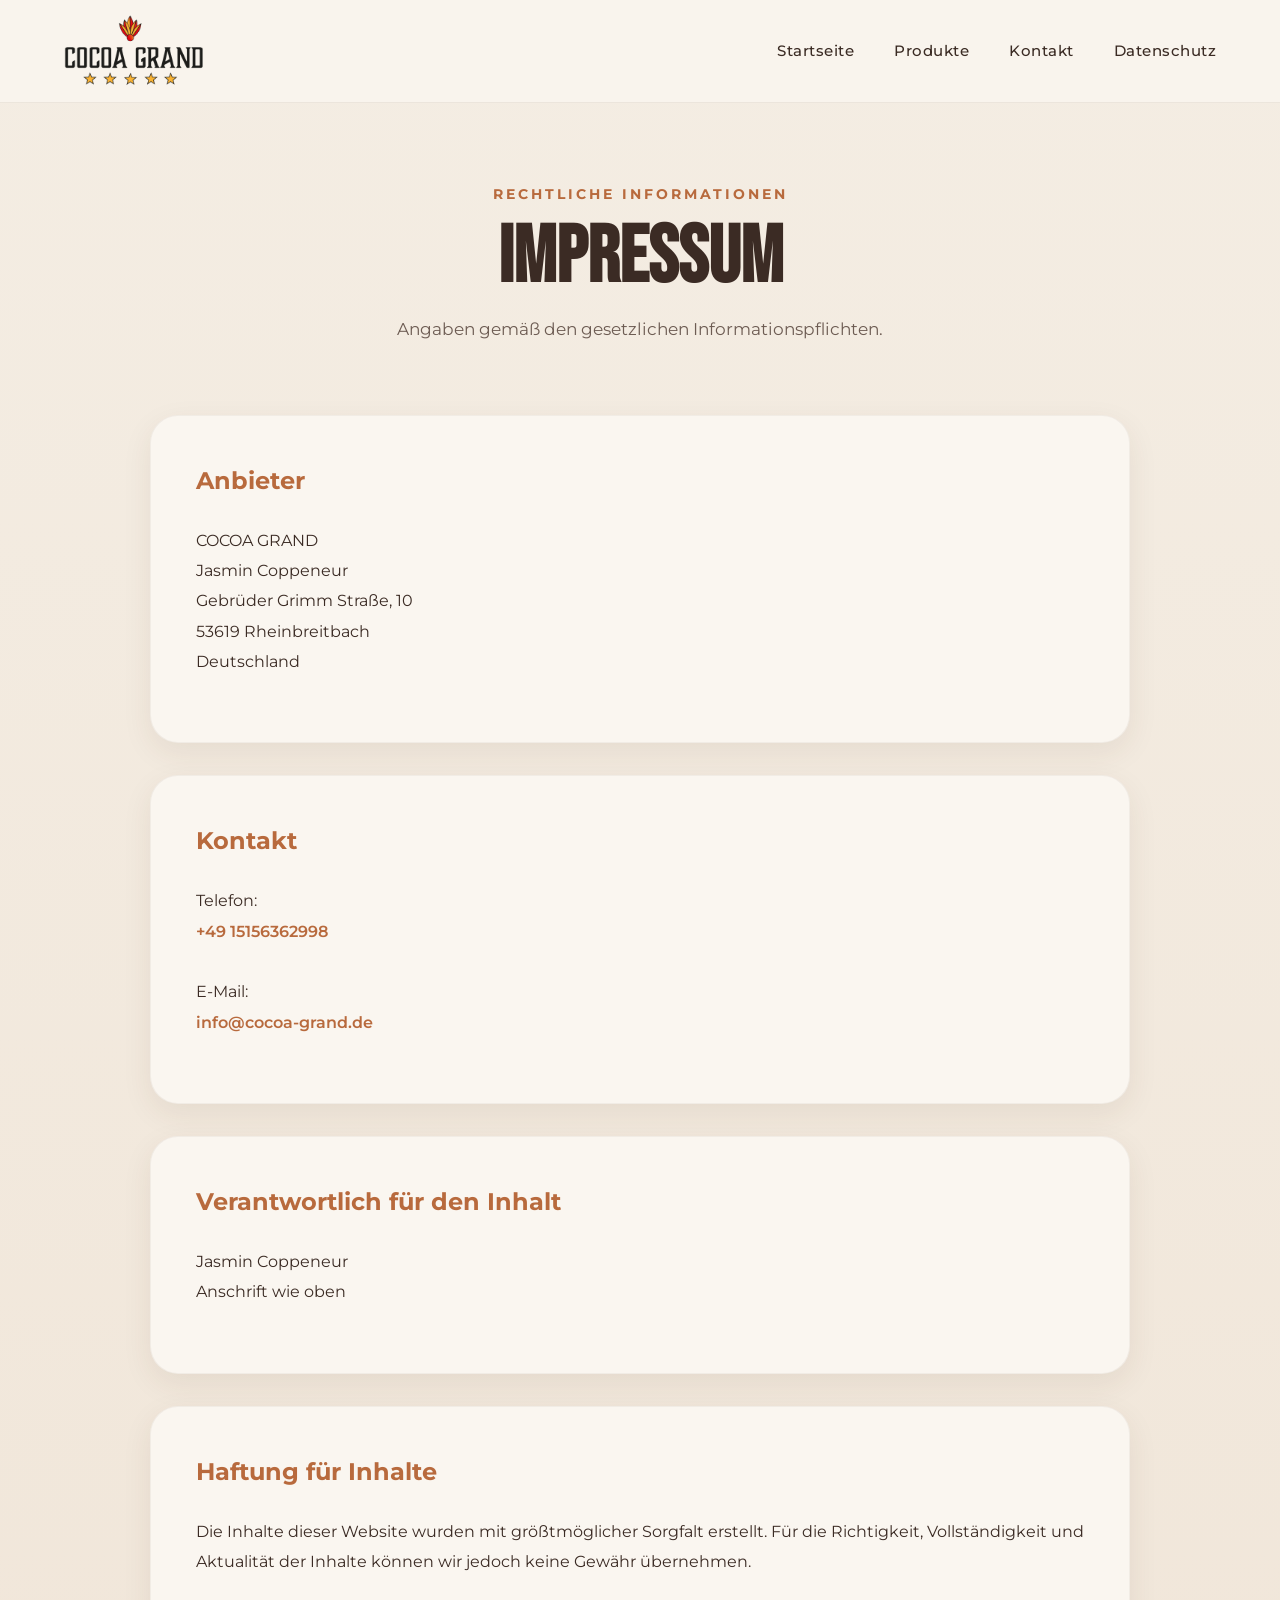
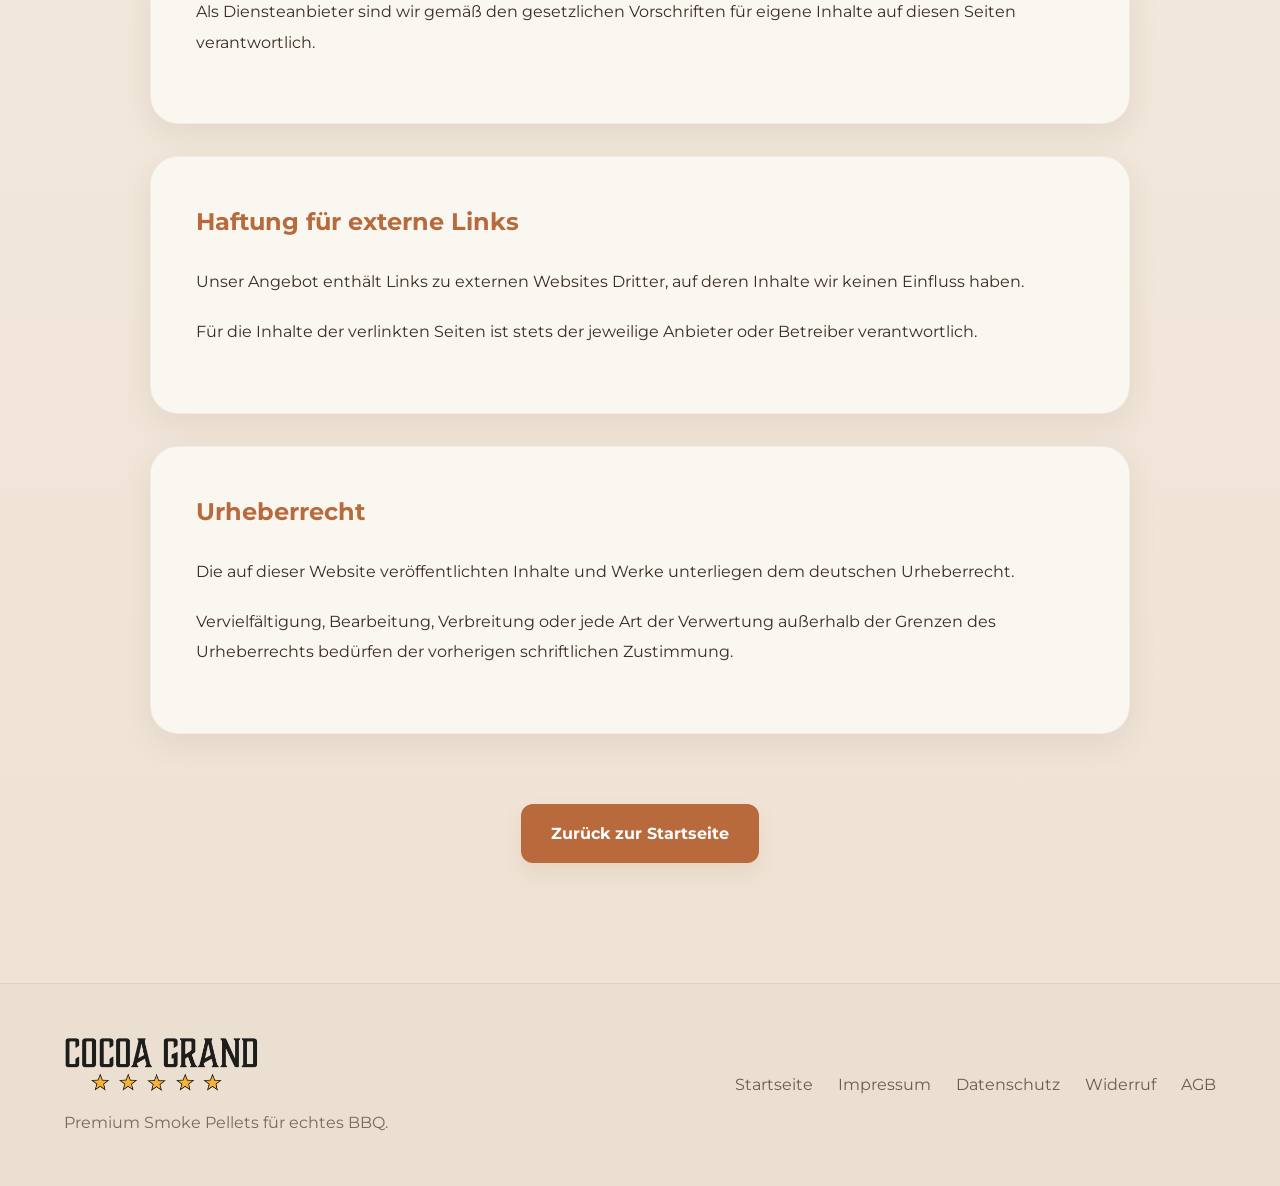
<file: impressum.html>
<!doctype html>

<html lang="de">

<head>
  <meta charset="UTF-8" />

  <meta name="viewport" content="width=device-width, initial-scale=1.0" />

  <title>Impressum | COCOA GRAND</title>

  <meta name="description"
    content="Impressum der COCOA GRAND Website. Angaben gemäß den gesetzlichen Informationspflichten." />

  <link rel="stylesheet" href="css/style.css" />

</head>

<body>

  <!-- ======================================== -->
  <!-- NAVBAR -->
  <!-- ======================================== -->

  <header class="navbar">
    <div class="container nav-wrapper">
      <a href="index.html" class="logo">
        <img src="img/logoTG.png" alt="COCOA GRAND Logo" />
      </a>

      <nav>
        <ul class="nav-links">
          <li>
            <a href="index.html"> Startseite </a>
          </li>

          <li>
            <a href="index.html#produkte"> Produkte </a>
          </li>

          <li>
            <a href="index.html#kontakt"> Kontakt </a>
          </li>

          <li>
            <a href="datenschutz.html"> Datenschutz </a>
          </li>
        </ul>
      </nav>
    </div>
  </header>

  <!-- ======================================== -->
  <!-- IMPRESSUM -->
  <!-- ======================================== -->

  <section class="legal-page">
    <div class="container legal-container">
      <!-- HEADER -->

      <div class="legal-header">
        <span>RECHTLICHE INFORMATIONEN</span>

        <h1>IMPRESSUM</h1>

        <p>Angaben gemäß den gesetzlichen Informationspflichten.</p>
      </div>

      <!-- ANBIETER -->

      <div class="legal-card">
        <h2>Anbieter</h2>

        <p>
          COCOA GRAND<br />
          Jasmin Coppeneur<br />
          Gebrüder Grimm Straße, 10<br />
          53619 Rheinbreitbach<br />
          Deutschland
        </p>
      </div>

      <!-- KONTAKT -->

      <div class="legal-card">
        <h2>Kontakt</h2>

        <p>
          Telefon:<br />

          <a href="tel:+4915156362998"> +49 15156362998 </a>

          <br /><br />

          E-Mail:<br />

          <a href="mailto:info@cocoa-grand.de"> info@cocoa-grand.de </a>
        </p>
      </div>

      <!-- UST-ID -->

      <!--<div class="legal-card">
          <h2>Umsatzsteuer-Identifikationsnummer</h2>

          <p>
            Umsatzsteuer-Identifikationsnummer gemäß § 27a UStG:
            <br /><br />
            DE123456789 (in Wartung)
          </p>
        </div>-->

      <!-- VERANTWORTLICH -->

      <div class="legal-card">
        <h2>Verantwortlich für den Inhalt</h2>

        <p>
          Jasmin Coppeneur

          <br />

          Anschrift wie oben
        </p>
      </div>

      <!-- HAFTUNG -->

      <div class="legal-card">
        <h2>Haftung für Inhalte</h2>

        <p>
          Die Inhalte dieser Website wurden mit größtmöglicher Sorgfalt
          erstellt. Für die Richtigkeit, Vollständigkeit und Aktualität der
          Inhalte können wir jedoch keine Gewähr übernehmen.
        </p>

        <p>
          Als Diensteanbieter sind wir gemäß den gesetzlichen Vorschriften für
          eigene Inhalte auf diesen Seiten verantwortlich.
        </p>
      </div>

      <!-- LINKS -->

      <div class="legal-card">
        <h2>Haftung für externe Links</h2>

        <p>
          Unser Angebot enthält Links zu externen Websites Dritter, auf deren
          Inhalte wir keinen Einfluss haben.
        </p>

        <p>
          Für die Inhalte der verlinkten Seiten ist stets der jeweilige
          Anbieter oder Betreiber verantwortlich.
        </p>
      </div>

      <!-- URHEBERRECHT -->

      <div class="legal-card">
        <h2>Urheberrecht</h2>

        <p>
          Die auf dieser Website veröffentlichten Inhalte und Werke
          unterliegen dem deutschen Urheberrecht.
        </p>

        <p>
          Vervielfältigung, Bearbeitung, Verbreitung oder jede Art der
          Verwertung außerhalb der Grenzen des Urheberrechts bedürfen der
          vorherigen schriftlichen Zustimmung.
        </p>
      </div>

      <!-- BACK -->

      <div class="legal-back">
        <a href="index.html" class="btn btn-primary">
          Zurück zur Startseite
        </a>
      </div>
    </div>
  </section>

  <!-- ======================================== -->
  <!-- FOOTER -->
  <!-- ======================================== -->

  <footer class="footer">
    <div class="container footer-wrapper">
      <div class="footer-left">
        <img src="img/logoTGS.png" alt="COCOA GRAND" loading="lazy" />

        <p>Premium Smoke Pellets für echtes BBQ.</p>
      </div>

      <div class="footer-links">
        <a href="index.html">Startseite</a>
        <a href="impressum.html">Impressum</a>
        <a href="datenschutz.html">Datenschutz</a>
        <a href="widerruf.html">Widerruf</a>
        <a href="agb.html"> AGB </a>
      </div>
    </div>
  </footer>
</body>

</html>
</file>
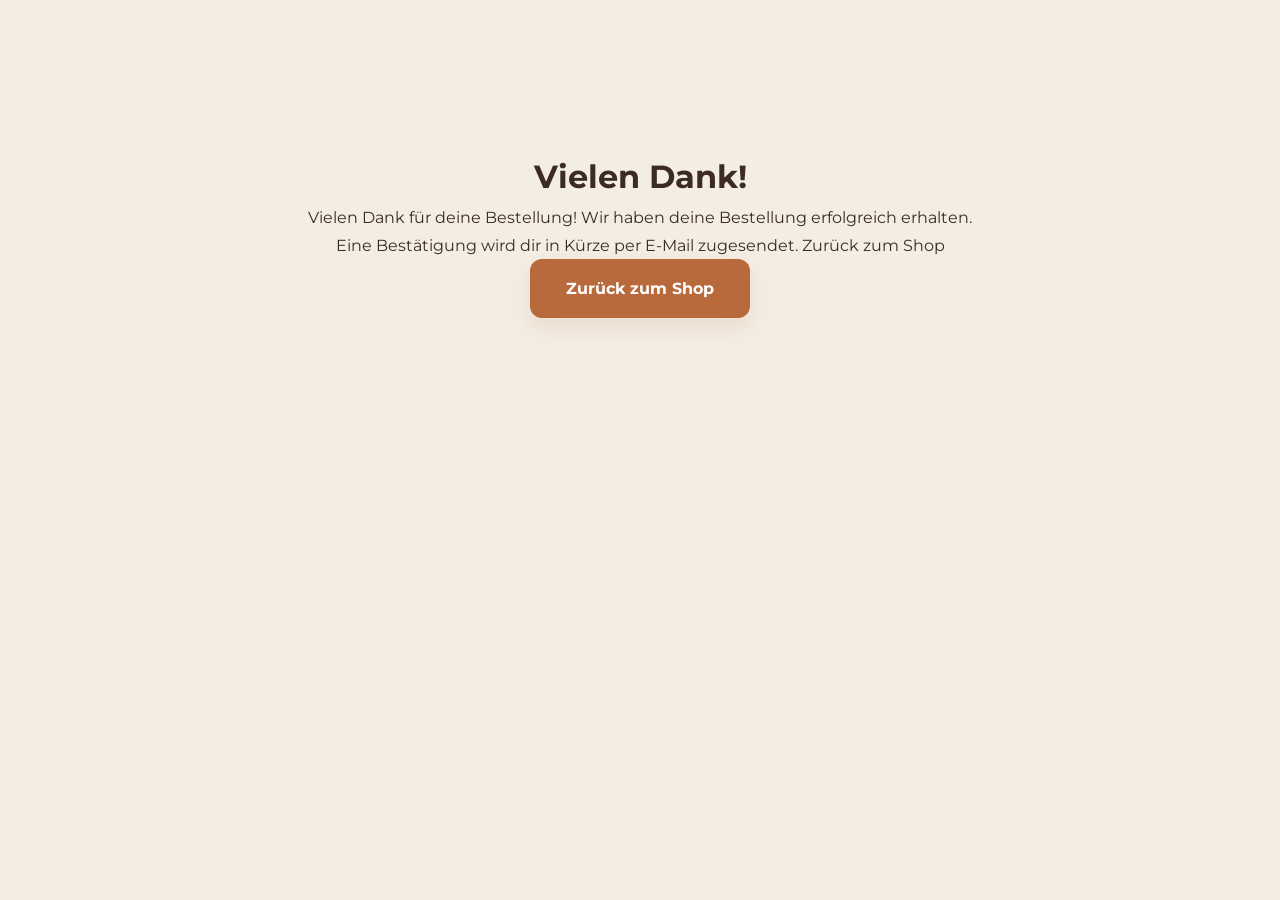
<file: success.html>
<!DOCTYPE html>
<html lang="de">
<head>

<meta charset="UTF-8">

<title>Bestellung erfolgreich</title>

<link rel="stylesheet" href="css/style.css">

</head>

<body>

<div
style="
max-width:700px;
margin:150px auto;
text-align:center;
">

<h1>Vielen Dank!</h1>

<p>

Vielen Dank für deine Bestellung!

Wir haben deine Bestellung erfolgreich erhalten.
Eine Bestätigung wird dir in Kürze per E-Mail zugesendet.

Zurück zum Shop

</p>

<a
href="index.html"
class="btn btn-primary">

Zurück zum Shop

</a>

</div>

</body>
</html>
</file>
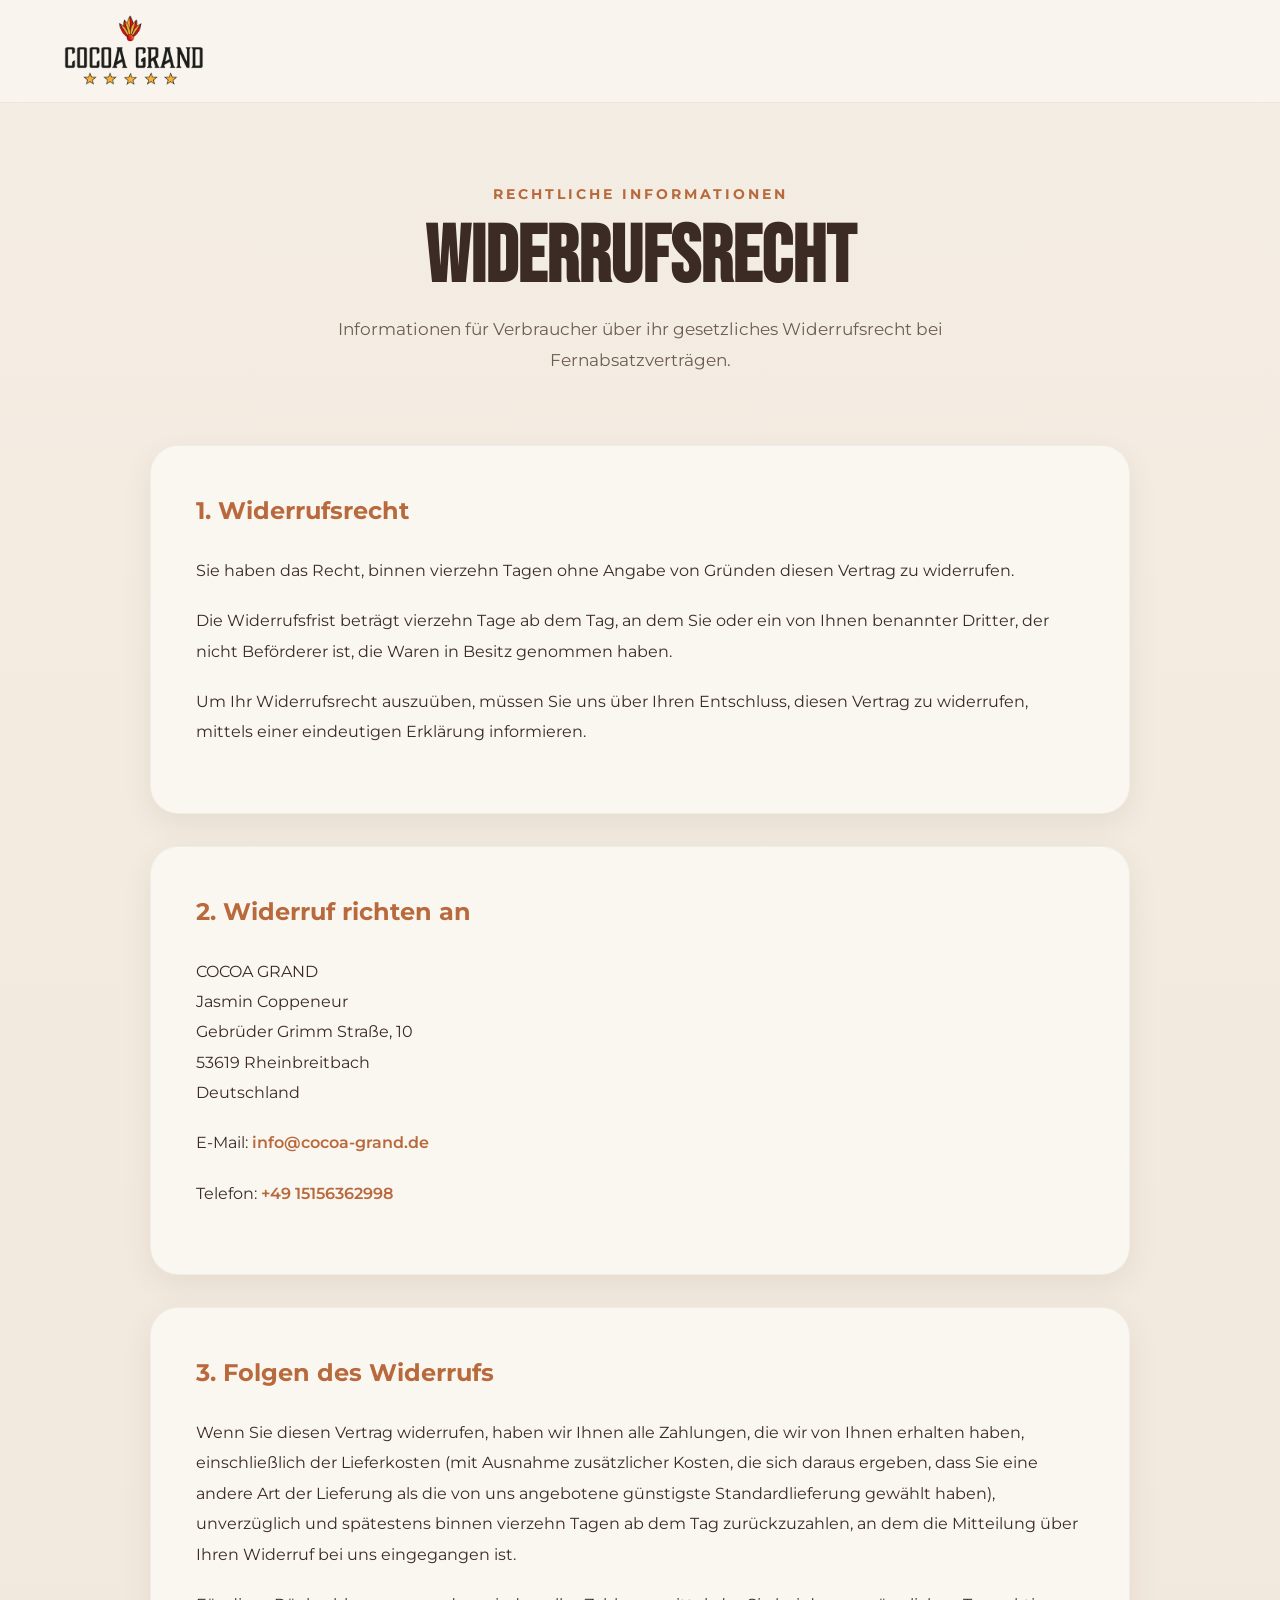
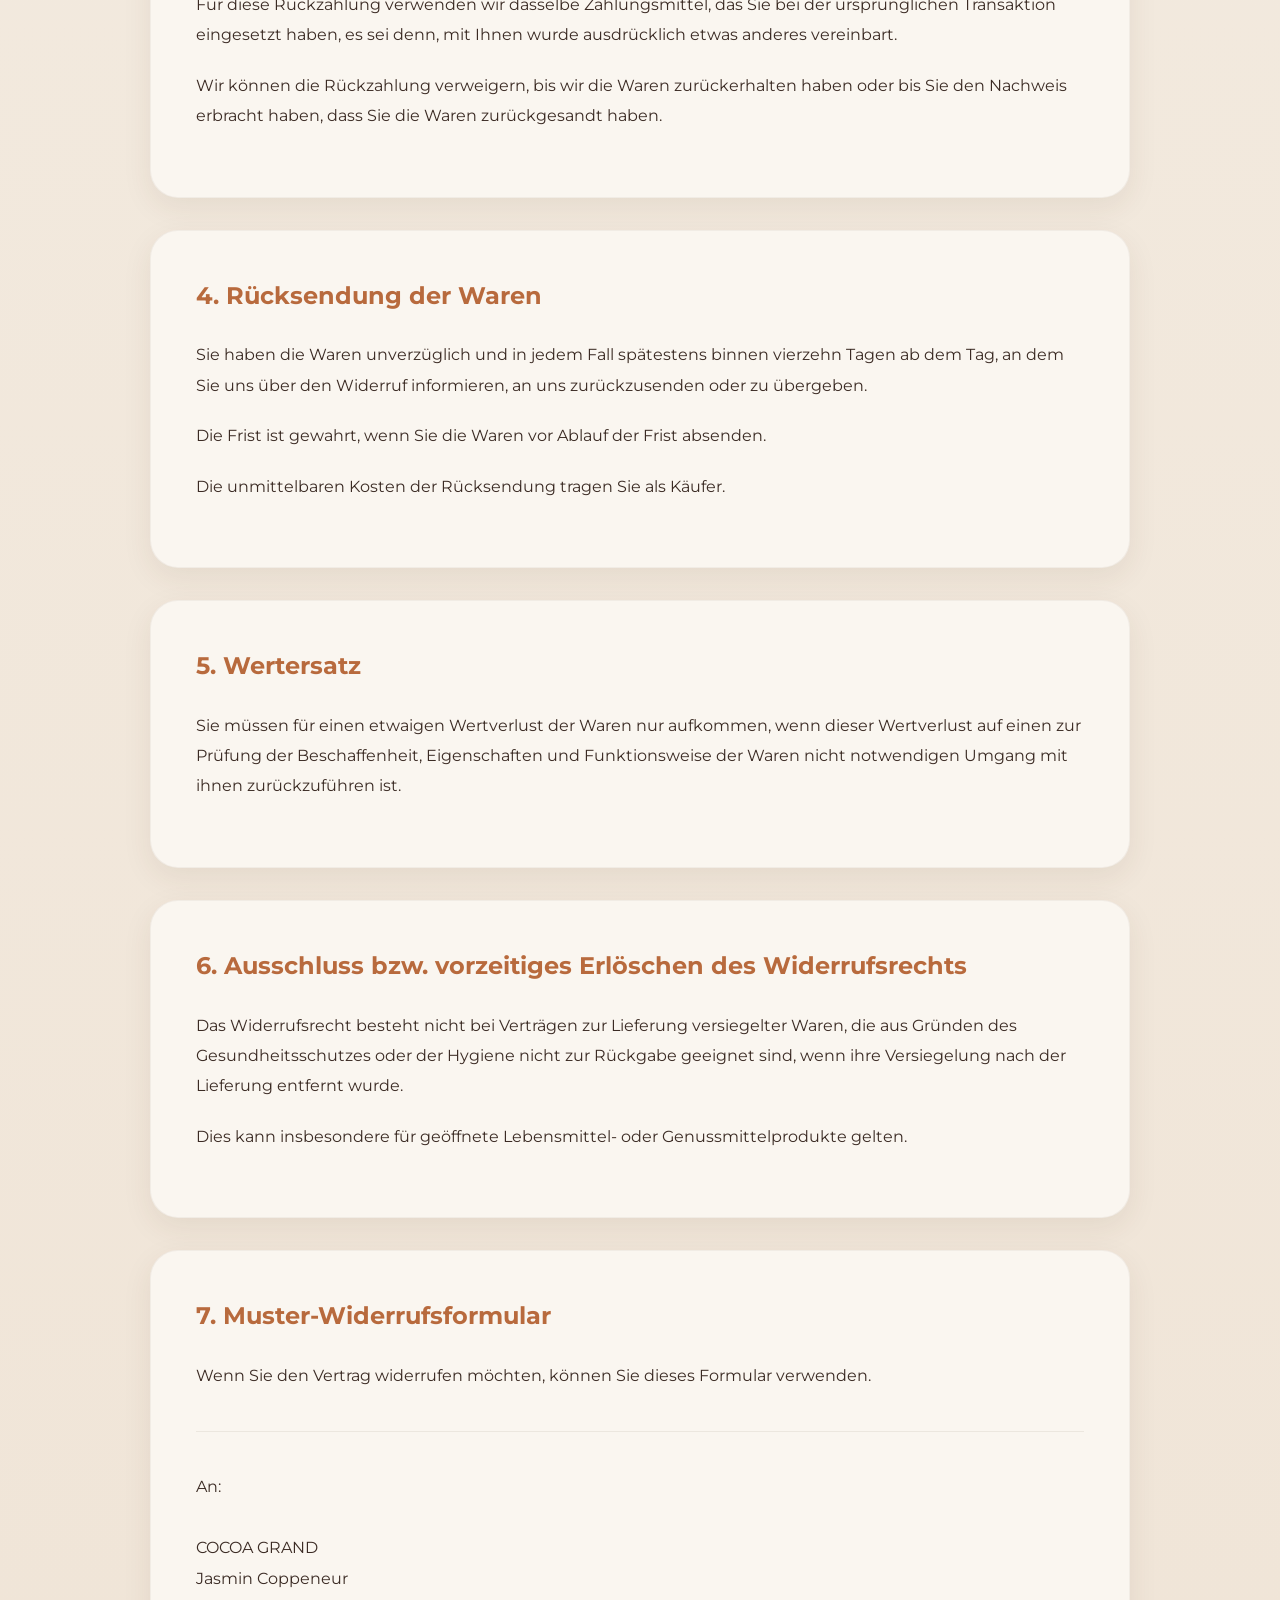
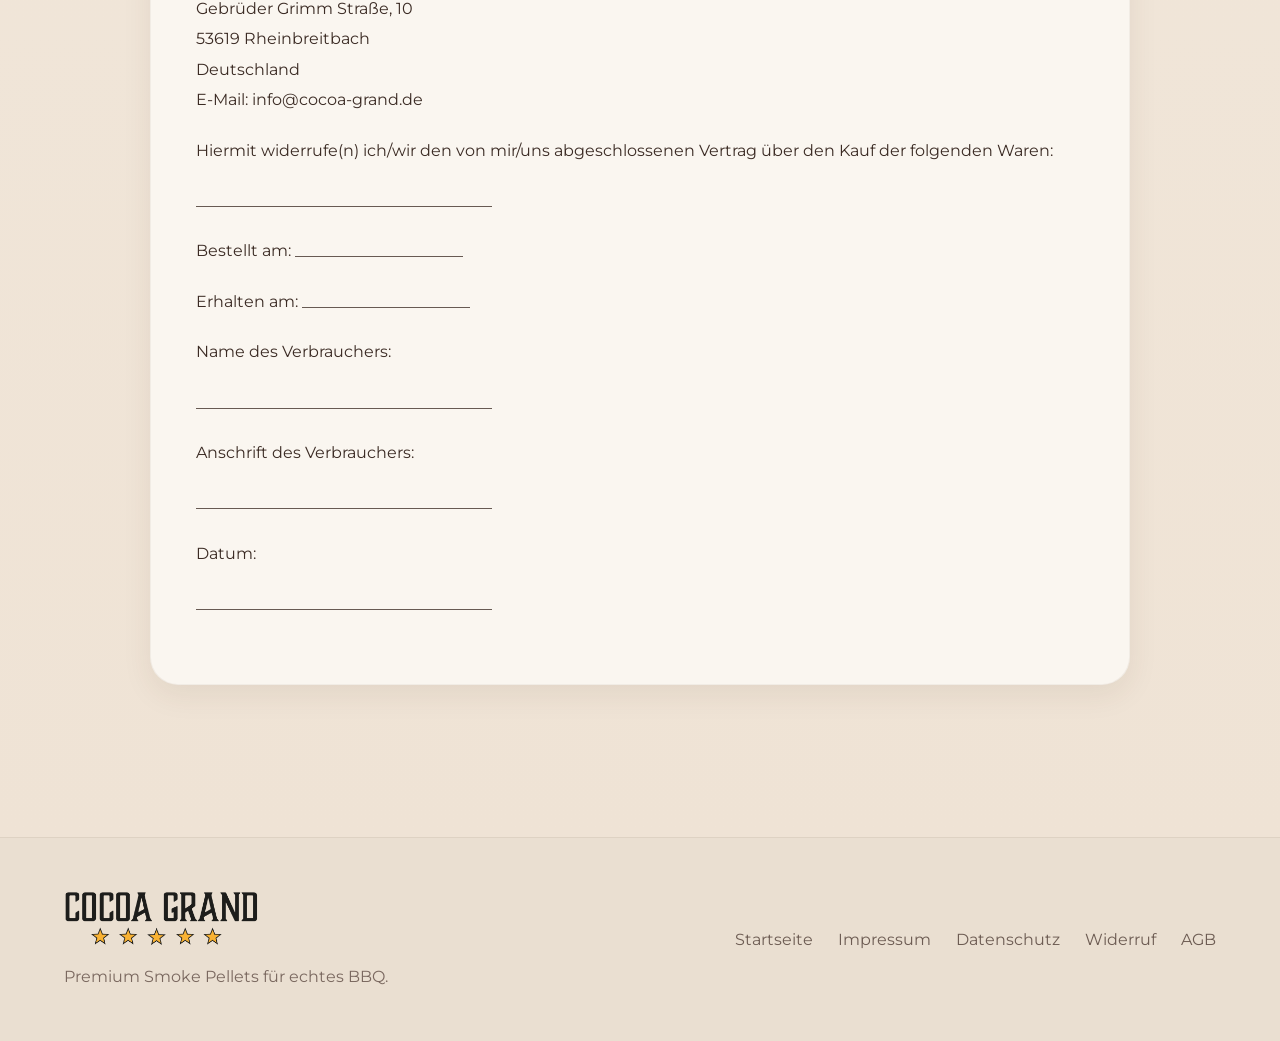
<file: widerruf.html>
<!DOCTYPE html>
<html lang="de">

<head>

    <meta charset="UTF-8">

    <meta name="viewport" content="width=device-width, initial-scale=1.0">

    <title>Widerrufsrecht | COCOA GRAND</title>

    <meta name="description" content="Informationen zum Widerrufsrecht bei Bestellungen im COCOA GRAND Online-Shop.">

    <link rel="stylesheet" href="css/style.css">

</head>

<body>

    <!-- NAVBAR -->

    <header class="navbar">

        <div class="container nav-wrapper">

            <a href="index.html" class="logo">

                <img src="img/logoTG.png" alt="COCOA GRAND Logo">

            </a>

        </div>

    </header>

    <!-- WIDERRUF -->

    <section class="legal-page">

        <div class="container legal-container">

            <div class="legal-header">

                <span>RECHTLICHE INFORMATIONEN</span>

                <h1>Widerrufsrecht</h1>

                <p>

                    Informationen für Verbraucher über ihr gesetzliches
                    Widerrufsrecht bei Fernabsatzverträgen.

                </p>

            </div>

            <!-- WIDERRUFSRECHT -->

            <div class="legal-card">

                <h2>1. Widerrufsrecht</h2>

                <p>

                    Sie haben das Recht, binnen vierzehn Tagen ohne Angabe von Gründen
                    diesen Vertrag zu widerrufen.

                </p>

                <p>

                    Die Widerrufsfrist beträgt vierzehn Tage ab dem Tag,

                    an dem Sie oder ein von Ihnen benannter Dritter,
                    der nicht Beförderer ist, die Waren in Besitz genommen haben.

                </p>

                <p>

                    Um Ihr Widerrufsrecht auszuüben, müssen Sie uns

                    über Ihren Entschluss, diesen Vertrag zu widerrufen,
                    mittels einer eindeutigen Erklärung informieren.

                </p>

            </div>

            <!-- KONTAKT -->

            <div class="legal-card">

                <h2>2. Widerruf richten an</h2>

                <p>

                    COCOA GRAND<br>
                    Jasmin Coppeneur<br>
                    Gebrüder Grimm Straße, 10<br>
                    53619 Rheinbreitbach<br>
                    Deutschland

                </p>

                <p>

                    E-Mail:

                    <a href="mailto:info@cocoa-grand.de">
                        info@cocoa-grand.de
                    </a>

                </p>

                <p>

                    Telefon:

                    <a href="tel:+4915156362998">
                        +49 15156362998
                    </a>

                </p>

            </div>

            <!-- FOLGEN -->

            <div class="legal-card">

                <h2>3. Folgen des Widerrufs</h2>

                <p>

                    Wenn Sie diesen Vertrag widerrufen,
                    haben wir Ihnen alle Zahlungen,
                    die wir von Ihnen erhalten haben,
                    einschließlich der Lieferkosten
                    (mit Ausnahme zusätzlicher Kosten,
                    die sich daraus ergeben,
                    dass Sie eine andere Art der Lieferung
                    als die von uns angebotene günstigste Standardlieferung gewählt haben),
                    unverzüglich und spätestens binnen vierzehn Tagen
                    ab dem Tag zurückzuzahlen,
                    an dem die Mitteilung über Ihren Widerruf
                    bei uns eingegangen ist.

                </p>

                <p>

                    Für diese Rückzahlung verwenden wir dasselbe Zahlungsmittel,
                    das Sie bei der ursprünglichen Transaktion eingesetzt haben,
                    es sei denn,
                    mit Ihnen wurde ausdrücklich etwas anderes vereinbart.

                </p>

                <p>

                    Wir können die Rückzahlung verweigern,
                    bis wir die Waren zurückerhalten haben
                    oder bis Sie den Nachweis erbracht haben,
                    dass Sie die Waren zurückgesandt haben.

                </p>

            </div>

            <!-- RÜCKSENDUNG -->

            <div class="legal-card">

                <h2>4. Rücksendung der Waren</h2>

                <p>

                    Sie haben die Waren unverzüglich und in jedem Fall
                    spätestens binnen vierzehn Tagen ab dem Tag,
                    an dem Sie uns über den Widerruf informieren,
                    an uns zurückzusenden oder zu übergeben.

                </p>

                <p>

                    Die Frist ist gewahrt,
                    wenn Sie die Waren vor Ablauf der Frist absenden.

                </p>

                <p>

                    Die unmittelbaren Kosten der Rücksendung
                    tragen Sie als Käufer.

                </p>

            </div>

            <!-- WERTERSATZ -->

            <div class="legal-card">

                <h2>5. Wertersatz</h2>

                <p>

                    Sie müssen für einen etwaigen Wertverlust der Waren
                    nur aufkommen,
                    wenn dieser Wertverlust auf einen zur Prüfung
                    der Beschaffenheit, Eigenschaften und Funktionsweise
                    der Waren nicht notwendigen Umgang mit ihnen
                    zurückzuführen ist.

                </p>

            </div>

            <!-- AUSSCHLUSS -->

            <div class="legal-card">

                <h2>6. Ausschluss bzw. vorzeitiges Erlöschen des Widerrufsrechts</h2>

                <p>

                    Das Widerrufsrecht besteht nicht bei Verträgen
                    zur Lieferung versiegelter Waren,
                    die aus Gründen des Gesundheitsschutzes
                    oder der Hygiene nicht zur Rückgabe geeignet sind,
                    wenn ihre Versiegelung nach der Lieferung entfernt wurde.

                </p>

                <p>

                    Dies kann insbesondere für geöffnete
                    Lebensmittel- oder Genussmittelprodukte gelten.

                </p>

            </div>

            <!-- MUSTERFORMULAR -->

            <div class="legal-card">

                <h2>7. Muster-Widerrufsformular</h2>

                <p>

                    Wenn Sie den Vertrag widerrufen möchten,
                    können Sie dieses Formular verwenden.

                </p>

                <div class="legal-divider"></div>

                <p>

                    An:<br><br>

                    COCOA GRAND<br>
                    Jasmin Coppeneur<br>
                    Gebrüder Grimm Straße, 10<br>
                    53619 Rheinbreitbach<br>
                    Deutschland<br>
                    E-Mail: info@cocoa-grand.de

                </p>

                <p>

                    Hiermit widerrufe(n) ich/wir den von mir/uns
                    abgeschlossenen Vertrag über den Kauf
                    der folgenden Waren:

                </p>

                <p>

                    _____________________________________

                </p>

                <p>

                    Bestellt am: _____________________

                </p>

                <p>

                    Erhalten am: _____________________

                </p>

                <p>

                    Name des Verbrauchers:

                </p>

                <p>

                    _____________________________________

                </p>

                <p>

                    Anschrift des Verbrauchers:

                </p>

                <p>

                    _____________________________________

                </p>

                <p>

                    Datum:

                </p>

                <p>

                    _____________________________________

                </p>

            </div>

        </div>

    </section>

    <!-- FOOTER -->

    <footer class="footer">

        <div class="container footer-wrapper">

            <div class="footer-left">

                <img src="img/logoTGS.png" alt="COCOA GRAND" loading="lazy" />

                <p>

                    Premium Smoke Pellets für echtes BBQ.

                </p>

            </div>

            <div class="footer-links">

                <a href="index.html">Startseite</a>
                <a href="impressum.html">Impressum</a>
                <a href="datenschutz.html">Datenschutz</a>
                <a href="widerruf.html">Widerruf</a>
                <a href="agb.html">AGB</a>
            </div>

        </div>

    </footer>

</body>

</html>
</file>
<file: css/style.css>
/* ======================================== */
/* RESET */
/* ======================================== */

* {
  margin: 0;
  padding: 0;
  box-sizing: border-box;
}

/* ======================================== */
/* ROOT COLORS */
/* ======================================== */

:root {
  --bg: #f4ede3;
  --bg-light: #efe4d5;
  --card: #faf6f0;
  --text: #3b2b24;
  --text-soft: #6d5c53;
  --brown: #8b5e3c;
  --brown-dark: #6f472b;
  --accent: #b86a3d;
  --accent-light: #c47a4d;
  --gold: #b89052;
  --border: rgba(80, 50, 30, 0.08);
  --shadow: 0 10px 30px rgba(80, 50, 30, 0.08);
  --transition: 0.35s ease;
}

/* ======================================== */
/* GLOBAL */
/* ======================================== */

html {
  scroll-behavior: smooth;
}

body {
  font-family: "Montserrat", sans-serif;
  background: var(--bg);
  color: var(--text);
  line-height: 1.7;
  overflow-x: hidden;
}

img {
  width: 100%;
  display: block;
}

a {
  text-decoration: none;
  color: inherit;
}

ul {
  list-style: none;
}

.container {
  width: 90%;
  max-width: 1320px;
  margin: auto;
}

.section {
  padding: 140px 0;
}

@font-face {
  font-family: "Bebas Neue";
  src: url("../Fonts/Bebas_Neue_Montserrat/Bebas_Neue/BebasNeue-Regular.ttf");
}

@font-face {
  font-family: "Montserrat";
  src: url("../Fonts/Bebas_Neue_Montserrat/Montserrat/Montserrat-VariableFont_wght.ttf");
}


/* ======================================== */
/* SHARED COMPONENTS */
/* ======================================== */

.product-card,
.usage-card,
.social-card,
.contact-box,
.legal-card {
  background: var(--card);
  border: 1px solid rgba(80, 50, 30, 0.05);
  box-shadow: var(--shadow);
}

/* ======================================== */
/* SCROLLBAR */
/* ======================================== */

::-webkit-scrollbar {
  width: 10px;
}

::-webkit-scrollbar-track {
  background: #e9dfd1;
}

::-webkit-scrollbar-thumb {
  background: var(--accent);
  border-radius: 10px;
}

/* ======================================== */
/* ShopInfo */
/* ======================================== */
.shop-info {
  display: flex;
  flex-direction: column;
  gap: 12px;
  margin-top: 25px;
  padding: 20px;
  border-radius: 18px;
  background: rgba(184, 106, 61, 0.06);
  border: 1px solid rgba(184, 106, 61, 0.1);
}

.shop-info-item {
  display: flex;
  align-items: center;
  gap: 12px;
  color: var(--text-soft);
  font-size: 0.95rem;
}

.shop-info-item i {
  color: var(--accent);
  width: 20px;
}

/* ======================================== */
/* CART */
/* ======================================== */

.cart-checkout {
  display: flex;
  align-items: center;
  justify-content: center;
  gap: 10px;
}

.cart-btn {
  position: relative;
  border: none;
  background: none;
  cursor: pointer;
  font-size: 1.4rem;
}

.cart-qty {
  display: inline-flex;
  align-items: center;
  border: 1px solid rgba(80, 50, 30, 0.1);
  border-radius: 999px;
  overflow: hidden;
  margin-top: 12px;
}

.cart-qty button {
  width: 36px;
  height: 36px;
  border: none;
  background: transparent;
  cursor: pointer;
  font-size: 1rem;
  font-weight: 700;
  color: var(--text);
  transition: var(--transition);
}

.cart-qty button:hover {
  background: rgba(184, 106, 61, 0.08);
  color: var(--accent);
}

.cart-qty span {
  min-width: 40px;
  text-align: center;
  font-weight: 700;
  color: var(--text);
}

#cart-count {
  position: absolute;
  top: -8px;
  right: -10px;
  width: 22px;
  height: 22px;
  border-radius: 50%;
  background: var(--accent);
  color: white;
  display: flex;
  align-items: center;
  justify-content: center;
  font-size: 0.75rem;
}

.cart-sidebar {
  position: fixed;
  top: 0;
  right: -450px;
  width: 420px;
  max-width: 90%;
  height: 100vh;
  background: white;
  z-index: 9999;
  transition: 0.35s ease;
  display: flex;
  flex-direction: column;
  box-shadow: -10px 0 30px rgba(0, 0, 0, 0.12);
}

.cart-sidebar.open {
  right: 0;
}

.cart-header {
  display: flex;
  justify-content: space-between;
  padding: 25px;
  background: linear-gradient(135deg, #f5efe6, #efe4d5);
  font-weight: 700;
  border-bottom: 1px solid #eee;
}

.cart-items {
  flex: 1;
  overflow-y: auto;
  padding: 20px;
}

.cart-item {
  position: relative;
  background: var(--card);
  border-radius: 18px;
  padding: 18px;
  margin-bottom: 15px;
  border: 1px solid rgba(80, 50, 30, 0.08);
  transition: var(--transition);
}

.remove-item {
  position: absolute;
  top: 12px;
  right: 12px;
}

.cart-item:hover {
  transform: translateY(-10px) scale(1.015);
  box-shadow: 0 8px 20px rgba(0, 0, 0, 0.06);
}

#close-cart {
  border: none;
  background: none;
  font-size: 1.4rem;
  cursor: pointer;
  color: var(--text-soft);
  transition: var(--transition);
}

#close-cart:hover {
  color: var(--accent);
  transform: rotate(90deg);
}

.remove-item {
  width: 38px;
  height: 38px;
  border: none;
  border-radius: 50%;
  display: flex;
  align-items: center;
  justify-content: center;
  background: rgba(184, 106, 61, 0.08);
  color: var(--accent);
  cursor: pointer;
  transition: var(--transition);
}

.remove-item:hover {
  background: var(--accent);
  color: white;
  transform: scale(1.08);
}

.cart-footer {
  padding: 25px;
  border-top: 1px solid #eee;
}

.cart-total {
  display: flex;
  justify-content: space-between;
  align-items: center;
  font-size: 1.3rem;
  font-weight: 700;
  color: var(--accent);
  margin-bottom: 20px;
}

/* ======================================== */
/* QUANTITY */
/* ======================================== */

.quantity-selector {
  display: flex;
  align-items: center;
  justify-content: center;
  gap: 12px;
  margin-bottom: 20px;
}

.qty-btn {
  width: 40px;
  height: 40px;
  border: none;
  border-radius: 50%;
  cursor: pointer;
  font-size: 1.2rem;
  background: var(--accent);
  color: white;
}

.qty-input {
  width: 60px;
  text-align: center;
  border: 1px solid #ddd;
  border-radius: 10px;
  padding: 8px;
}

/* ======================================== */
/* NAVBAR */
/* ======================================== */

.navbar {
  position: fixed;
  width: 100%;
  top: 0;
  left: 0;
  z-index: 999;
  padding: 15px 0;
  background: rgba(250, 246, 240, 0.78);
  backdrop-filter: blur(12px);
  border-bottom: 1px solid var(--border);
}

.nav-wrapper {
  display: flex;

  align-items: center;
  justify-content: space-between;
}

.logo img {
  height: 72px;
  width: auto;
}

/* ======================================== */
/* NAV LINKS */
/* ======================================== */

.nav-links {
  display: flex;
  gap: 40px;
}

.nav-links a {
  position: relative;
  font-size: 0.95rem;
  font-weight: 500;
  letter-spacing: 0.5px;
  color: var(--text);
  transition: var(--transition);
}

.nav-links a::after {
  content: "";
  position: absolute;
  left: 0;
  bottom: -6px;
  width: 0%;
  height: 2px;
  background: var(--accent);
  transition: var(--transition);
}

.nav-links a:hover {
  color: var(--accent);
}

.nav-links a:hover::after {
  width: 100%;
}

/* ======================================== */
/* HERO */
/* ======================================== */

.hero {
  position: relative;
  min-height: 100vh;
  display: flex;
  align-items: center;
  overflow: hidden;
  background:
    linear-gradient(rgba(244, 237, 227, 0.72), rgba(244, 237, 227, 0.85)),
    /*url('img/G')*/ center center / cover no-repeat;
}

/* ======================================== */
/* HERO SMOKE */
/* ======================================== */

.hero-smoke {
  position: absolute;
  inset: 0;
  background: radial-gradient(
    circle at top,
    rgba(255, 255, 255, 0.2),
    transparent 60%
  );
  opacity: 0.45;
  animation: smokeMove 10s infinite alternate ease-in-out;
}

@keyframes smokeMove {
  0% {
    transform: translateY(0px);
  }

  100% {
    transform: translateY(-20px);
  }
}

/* ======================================== */
/* HERO OVERLAY */
/* ======================================== */

.hero-overlay {
  position: absolute;
  inset: 0;
  background: linear-gradient(
    to bottom,
    rgba(255, 255, 255, 0.08),
    rgba(244, 237, 227, 0.25)
  );
}

.hero-wrapper {
  position: relative;
  z-index: 5;
}

.hero-content {
  max-width: 760px;
}

.hero-badge {
  display: inline-block;
  padding: 10px 18px;
  margin-bottom: 28px;
  border-radius: 999px;
  background: rgba(184, 106, 61, 0.1);
  border: 1px solid rgba(184, 106, 61, 0.15);
  color: var(--accent);
  font-size: 0.85rem;
  font-weight: 700;
  letter-spacing: 2px;
}

.hero h1 {
  font-family: "Bebas Neue", sans-serif;
  font-size: 8rem;
  line-height: 0.92;
  margin-bottom: 35px;
  letter-spacing: 2px;
  color: var(--text);
}

.hero p {
  max-width: 620px;
  font-size: 1.2rem;
  color: var(--text-soft);
  margin-bottom: 45px;
}

/* ======================================== */
/* BUTTONS */
/* ======================================== */

.hero-buttons {
  display: flex;
  gap: 20px;
  flex-wrap: wrap;
}

.btn {
  display: inline-flex;
  align-items: center;
  justify-content: center;
  min-width: 220px;
  padding: 16px 30px;
  border-radius: 12px;
  font-weight: 700;
  transition: var(--transition);
  cursor: pointer;
}

/* PRIMARY */

.btn-primary {
  background: var(--accent);
  color: white;
  box-shadow: 0 10px 20px rgba(184, 106, 61, 0.12);
}

.btn-primary:hover {
  background: var(--brown-dark);
  transform: translateY(-3px);
}

/* OUTLINE */

.btn-outline {
  border: 1px solid rgba(80, 50, 30, 0.12);
  background: rgba(255, 255, 255, 0.35);
  color: var(--text);
}

.btn-outline:hover {
  background: rgba(255, 255, 255, 0.65);
  transform: translateY(-3px);
}

/* ======================================== */
/* TRUST BAR */
/* ======================================== */

.trust-bar {
  background: #ede1d2;
  border-top: 1px solid var(--border);
  border-bottom: 1px solid var(--border);
  padding: 40px 0;
}

.trust-wrapper {
  display: grid;
  grid-template-columns: repeat(3, 1fr);
  gap: 30px;
}

.trust-item {
  text-align: center;
}

.trust-item h3 {
  font-family: "Bebas Neue", sans-serif;
  font-size: 3rem;
  color: var(--accent);
  margin-bottom: 5px;
}

.trust-item p {
  color: var(--text-soft);
}

/* ======================================== */
/* SECTION HEADER */
/* ======================================== */

.section-header {
  margin-bottom: 80px;
}

.section-header.center {
  text-align: center;
}

.section-header span {
  color: var(--accent);
  letter-spacing: 3px;
  font-size: 0.9rem;
  font-weight: 700;
}

.section-header h2 {
  font-family: "Bebas Neue", sans-serif;
  font-size: 5rem;
  line-height: 0.95;
  margin-top: 15px;
  color: var(--text);
}

/* ======================================== */
/* PRODUCT GRID */
/* ======================================== */

.product-grid {
  display: grid;
  grid-template-columns: repeat(auto-fit, minmax(360px, 1fr));
  gap: 40px;
}

/* ======================================== */
/* PRODUCT CARD */
/* ======================================== */

.product-card {
  position: relative;
  border-radius: 28px;
  overflow: hidden;
  transition: var(--transition);
}

.product-card:hover {
  transform: translateY(-8px);
  box-shadow: 0 18px 40px rgba(60, 40, 20, 0.1);
}

/* ======================================== */
/* PRODUCT IMAGE */
/* ======================================== */

.product-image {
  position: relative;
  padding: 45px;
  background: linear-gradient(135deg, #f7eee4, #efe1d1);
  overflow: hidden;
}

.product-image::before {
  content: "";
  position: absolute;
  inset: 0;
  background: radial-gradient(
    circle at top right,
    rgba(255, 255, 255, 0.45),
    transparent 60%
  );
}

.product-image img {
  position: relative;
  z-index: 2;
  height: 420px;
  object-fit: contain;
  transition: 0.45s ease;
}

.product-card:hover .product-image img {
  transform: scale(1.04);
}

/* ======================================== */
/* PRODUCT CONTENT */
/* ======================================== */

.product-content {
  padding: 40px;
}

/* ======================================== */
/* TAG */
/* ======================================== */

.product-tag {
  display: inline-flex;
  align-items: center;
  gap: 10px;
  padding: 9px 16px;
  margin-bottom: 22px;
  border-radius: 999px;
  background: rgba(154, 94, 57, 0.1);
  color: var(--accent);
  font-size: 0.8rem;
  font-weight: 700;
  letter-spacing: 1px;
}

/* ======================================== */
/* TITLE */
/* ======================================== */

.product-content h3 {
  font-size: 2rem;
  line-height: 1.1;
  margin-bottom: 18px;
  color: var(--text);
}

/* ======================================== */
/* TEXT */
/* ======================================== */

.product-content p {
  color: var(--text-soft);
  line-height: 1.9;
  margin-bottom: 24px;
}

/* ======================================== */
/* FEATURES */
/* ======================================== */

.product-features {
  margin-bottom: 30px;
}

.product-features li {
  position: relative;
  padding-left: 24px;
  margin-bottom: 14px;
  color: var(--text-soft);
  line-height: 1.7;
}

.product-features li::before {
  content: "✓";
  color: var(--accent);
  font-weight: 700;
  position: absolute;
  left: 0;
  top: 10px;
  width: 8px;
  height: 8px;
  border-radius: 50%;
  background: var(--accent);
}

/* ======================================== */
/* PRICE */
/* ======================================== */

.product-price-wrapper {
  display: flex;
  align-items: flex-end;
  gap: 10px;
  margin-bottom: 35px;
}

.price-label {
  color: var(--text-soft);
  font-size: 0.95rem;
}

.product-price {
  font-size: 2.2rem;
  font-weight: 700;
  color: var(--accent);
  line-height: 1;
}

/* ======================================== */
/* ACTIONS */
/* ======================================== */

.product-actions {
  display: grid;
  grid-template-columns: 1fr 1fr;
  gap: 16px;
}

/* ======================================== */
/* BUTTONS */
/* ======================================== */

.product-actions .btn {
  width: 100%;
  min-width: unset;
}

/* ======================================== */
/* PRODUCT NOTE */
/* ======================================== */

.product-note {
  margin-top: 22px;
  text-align: center;
  font-size: 0.88rem;
  color: var(--text-soft);
  opacity: 0.85;
}

/* ======================================== */
/* HOVER EFFECT */
/* ======================================== */

.product-card::after {
  content: "";
  position: absolute;
  inset: 0;
  border-radius: 28px;
  border: 1px solid rgba(154, 94, 57, 0);
  transition: var(--transition);
  pointer-events: none;
}

.product-card:hover::after {
  border: 1px solid rgba(154, 94, 57, 0.12);
}

.product-trust {
  display: grid;
  grid-template-columns: repeat(3, 1fr);
  gap: 12px;
  margin-bottom: 25px;
}

.product-trust span {
  text-align: center;
  padding: 12px;
  border-radius: 14px;
  background: #f8f2eb;
  border: 1px solid rgba(80, 50, 30, 0.08);
  font-size: 0.82rem;
  font-weight: 600;
}

/* ======================================== */
/* USAGE SECTION */
/* ======================================== */

.usage-section {
  background: linear-gradient(to bottom, #f5efe6, #efe4d5);
}

.usage-icon {
  width: 60px;
  height: 60px;
  border-radius: 50%;
  display: flex;
  align-items: center;
  justify-content: center;
  background: linear-gradient(135deg, #e9d8c6, #dcc1a8);
  color: var(--accent);
  font-size: 1.4rem;
  flex-shrink: 0;
}

/* ======================================== */
/* GRID */
/* ======================================== */

.usage-grid {
  display: grid;
  grid-template-columns: 1fr 1fr;
  gap: 40px;
}

/* ======================================== */
/* CARD */
/* ======================================== */

.usage-card {
  padding: 45px;
  border-radius: 28px;
}

.usage-card h3 {
  font-size: 2rem;
  margin-bottom: 35px;
  color: var(--text);
}

/* ======================================== */
/* PRODUCT SIZE */
/* ======================================== */

.usage-size {
  margin-bottom: 30px;
}

.usage-size span {
  display: inline-block;
  margin-bottom: 12px;
  padding: 8px 16px;
  border-radius: 999px;
  background: rgba(154, 94, 57, 0.1);
  color: var(--accent);
  font-weight: 700;
}

.usage-size p {
  color: var(--text-soft);
  line-height: 1.8;
}

/* ======================================== */
/* STEP */
/* ======================================== */

.usage-step {
  display: flex;
  gap: 20px;
  margin-bottom: 28px;
}

.usage-step span {
  min-width: 55px;
  height: 55px;
  border-radius: 50%;
  display: flex;
  align-items: center;
  justify-content: center;
  background: linear-gradient(135deg, #e9d8c6, #dcc1a8);
  color: var(--accent);
  font-weight: 700;
}

.usage-step p {
  color: var(--text-soft);
  line-height: 1.8;
}

/* ======================================== */
/* QUOTE */
/* ======================================== */

.usage-quote {
  margin-top: 35px;
  padding-top: 25px;
  border-top: 1px solid rgba(70, 40, 20, 0.08);
  font-size: 1.4rem;
  font-weight: 700;
  color: var(--accent);
}

/* ======================================== */
/* ABOUT */
/* ======================================== */

.about {
  background: linear-gradient(to bottom, #f4ede3, #efe3d5);
}

.about-grid {
  display: grid;
  grid-template-columns: 1fr 1fr;
  gap: 80px;
  align-items: center;
}

.about-image img {
  border-radius: 28px;
  box-shadow: var(--shadow);
}

.about-content span {
  color: var(--accent);
  font-size: 0.9rem;
  font-weight: 700;
  letter-spacing: 3px;
}

.about-content h2 {
  font-family: "Bebas Neue", sans-serif;
  font-size: 5rem;
  line-height: 0.95;
  margin: 20px 0 30px;
}

.about-content p {
  margin-bottom: 25px;
  color: var(--text-soft);
}

/* ======================================== */
/* GALLERY */
/* ======================================== */

.gallery-grid {
  display: grid;
  grid-template-columns: repeat(auto-fit, minmax(280px, 1fr));
  gap: 25px;
}

.gallery-grid img {
  height: 360px;
  object-fit: cover;
  border-radius: 24px;
  transition: var(--transition);
  box-shadow: var(--shadow);
}

.gallery-grid img:hover {
  transform: scale(1.03);
}

/* ======================================== */
/* SOCIAL SECTION */
/* ======================================== */

.social-section {
  padding: 120px 0;
  background: linear-gradient(to bottom, #efe4d5, #f5efe6);
}

/* ======================================== */
/* SOCIAL GRID */
/* ======================================== */

.social-grid {
  display: grid;
  grid-template-columns: repeat(auto-fit, minmax(240px, 1fr));
  gap: 28px;
  margin-top: 70px;
}

/* ======================================== */
/* SOCIAL CARD */
/* ======================================== */

.social-card {
  position: relative;
  padding: 40px 30px;
  border-radius: 26px;
  text-align: center;
  transition: var(--transition);
  overflow: hidden;
}

.social-card:hover {
  transform: translateY(-8px);
  box-shadow: 0 18px 40px rgba(60, 40, 20, 0.1);
}

/* ======================================== */
/* ICON */
/* ======================================== */

.social-icon {
  width: 85px;
  height: 85px;
  margin: 0 auto 24px;
  border-radius: 50%;
  display: flex;
  align-items: center;
  justify-content: center;
  background: linear-gradient(135deg, #f4e7d7, #e8d6c1);

  font-size: 2rem;
  color: var(--accent);
  transition: var(--transition);
}

.social-card:hover .social-icon {
  transform: scale(1.08);
}

/* ======================================== */
/* TEXT */
/* ======================================== */

.social-card h3 {
  font-size: 1.5rem;
  margin-bottom: 14px;
  color: var(--text);
}

.social-card p {
  color: var(--text-soft);
  line-height: 1.8;
  font-size: 0.96rem;
}

/* ======================================== */
/* HOVER BORDER */
/* ======================================== */

.social-card::after {
  content: "";
  position: absolute;
  inset: 0;
  border-radius: 26px;
  border: 1px solid rgba(154, 94, 57, 0);
  transition: var(--transition);
  pointer-events: none;
}

.social-card:hover::after {
  border: 1px solid rgba(154, 94, 57, 0.14);
}

/* ======================================== */
/* PLATFORM COLORS */
/* ======================================== */

.instagram .social-icon {
  color: #c96a4b;
}

.tiktok .social-icon {
  color: #6b5145;
}

.youtube .social-icon {
  color: #b5543b;
}

.facebook .social-icon {
  color: #7c5b49;
}

.twitter .social-icon {
  color: #5d4a40;
}

/* ======================================== */
/* CTA */
/* ======================================== */

.cta {
  padding: 120px 0;
  background: linear-gradient(135deg, #e8d8c6, #f2e8db);
  text-align: center;
}

.cta h2 {
  font-family: "Bebas Neue", sans-serif;
  font-size: 5rem;
  margin-bottom: 20px;
  color: var(--text);
}

.cta p {
  max-width: 650px;
  margin: 0 auto 40px;
  color: var(--text-soft);
}

/* ======================================== */
/* CONTACT */
/* ======================================== */

.contact-box {
  border-radius: 30px;
  padding: 70px;
  display: grid;
  grid-template-columns: 1fr 1fr;
  gap: 60px;
}

.contact-left span {
  color: var(--accent);
  font-weight: 700;
  letter-spacing: 3px;
}

.contact-left h2 {
  font-family: "Bebas Neue", sans-serif;
  font-size: 4.5rem;
  margin: 20px 0;
  line-height: 0.95;
}

.contact-left p {
  color: var(--text-soft);
}

.contact-item {
  margin-bottom: 35px;
}

.contact-item h4 {
  margin-bottom: 10px;
  color: #8b786e;
  text-transform: uppercase;
  font-size: 0.85rem;
  letter-spacing: 2px;
}

.contact-item a {
  font-size: 1.3rem;
  font-weight: 600;
  color: var(--accent);
  transition: var(--transition);
}

.contact-item a:hover {
  color: var(--brown-dark);
}

/* ======================================== */
/* FOOTER */
/* ======================================== */

.footer {
  padding: 50px 0;
  border-top: 1px solid rgba(80, 50, 30, 0.08);
  background: #eadfd1;
}

.footer-wrapper {
  display: flex;
  align-items: center;
  justify-content: space-between;
  gap: 40px;
}

.footer-left img {
  height: 60px;
  width: auto;
  margin-bottom: 15px;
}

.footer-left p {
  color: #7a685f;
}

.footer-links {
  display: flex;
  gap: 25px;
}

.footer-links a {
  color: var(--text-soft);
  transition: var(--transition);
}

.footer-links a:hover {
  color: var(--accent);
}

/* ======================================== */
/* RESPONSIVE */
/* ======================================== */
/* ========================================
   MOBILE OPTIMIERUNG CART
======================================== */

@media (max-width: 768px) {

  .cart-sidebar {
    width: 100%;
    max-width: 100%;
    right: -100%;
    border-radius: 0;
  }

  .cart-header {
    padding: 18px 20px;
    font-size: 1.1rem;
  }

  .cart-items {
    padding: 15px;
  }

  .cart-item {
    padding: 16px;
    border-radius: 14px;
    margin-bottom: 12px;
  }

  .cart-item:hover {
    transform: none;
    box-shadow: none;
  }

  .remove-item {
    width: 44px;
    height: 44px;
    top: 10px;
    right: 10px;
  }

  .cart-qty {
    margin-top: 10px;
  }

  .cart-qty button {
    width: 44px;
    height: 44px;
    font-size: 1.1rem;
  }

  .cart-qty span {
    min-width: 44px;
    font-size: 1rem;
  }

  .cart-footer {
    padding: 20px;
    padding-bottom: calc(20px + env(safe-area-inset-bottom));
  }

  .cart-total {
    font-size: 1.15rem;
    margin-bottom: 15px;
  }

  #close-cart {
    width: 44px;
    height: 44px;
    font-size: 1.5rem;
  }

  #cart-count {
    width: 20px;
    height: 20px;
    font-size: 0.7rem;
  }
}

/* Extra kleine Geräte */
@media (max-width: 480px) {

  .cart-header {
    padding: 16px;
  }

  .cart-items {
    padding: 12px;
  }

  .cart-item {
    padding: 14px;
  }

  .cart-total {
    font-size: 1rem;
  }

  .cart-btn {
    font-size: 1.25rem;
  }
}

@media (max-width: 850px) {
  .product-grid {
    grid-template-columns: 1fr;
  }

  .product-image img {
    height: 340px;
  }

  .product-content {
    padding: 35px;
  }

  .product-content h3 {
    font-size: 1.7rem;
  }

  .nav-links {
    display: none;
  }

  .hero {
    text-align: center;
  }

  .hero-buttons {
    justify-content: center;
  }

  .hero h1 {
    font-size: 4.8rem;
  }

  .section-header h2,
  .about-content h2,
  .cta h2,
  .contact-left h2 {
    font-size: 3.5rem;
  }

  .trust-wrapper {
    grid-template-columns: 1fr;
  }

  .legal-page {
    padding: 150px 0 90px;
  }

  .legal-header h1 {
    font-size: 3.8rem;
  }

  .legal-card {
    padding: 35px;
  }
}

@media (max-width: 768px) {

  .footer-wrapper {
    flex-direction: column;
    text-align: center;
    gap: 25px;
  }

  .footer-links {
    flex-direction: column;
    gap: 12px;
  }

  .footer-left img {
    margin: 0 auto 15px;
  }

}

@media (max-width: 600px) {
  .product-actions {
    grid-template-columns: 1fr;
  }

  .product-image {
    padding: 30px;
  }

  .product-image img {
    height: 280px;
  }

  .product-content {
    padding: 28px;
  }

  .product-price {
    font-size: 1.9rem;
  }
}

@media (max-width: 900px) {
  .usage-grid {
    grid-template-columns: 1fr;
  }
}

@media (max-width: 600px) {
  .usage-card {
    padding: 30px;
  }

  .usage-card h3 {
    font-size: 1.6rem;
  }

  .usage-step {
    flex-direction: column;
  }
}

@media (max-width: 700px) {
  .social-section {
    padding: 90px 0;
  }

  .social-grid {
    gap: 22px;
  }

  .social-card {
    padding: 34px 26px;
  }

  .social-icon {
    width: 74px;
    height: 74px;
    font-size: 1.7rem;
  }

  .social-card h3 {
    font-size: 1.3rem;
  }
}

@media (max-width: 1100px) {
  .hero h1 {
    font-size: 8rem;
  }

  .about-grid,
  .contact-box {
    grid-template-columns: 1fr;
  }
}

@media (max-width: 600px) {
  .hero h1 {
    font-size: 3.5rem;
  }

  .hero p {
    font-size: 1rem;
  }

  .section {
    padding: 90px 0;
  }

  .product-content,
  .contact-box {
    padding: 35px;
  }

  .btn {
    width: 100%;
  }
}

@media (max-width: 650px) {
  .legal-header h1 {
    font-size: 3rem;
  }

  .legal-header p {
    font-size: 1rem;
  }

  .legal-card {
    padding: 28px;
  }

  .legal-card h2 {
    font-size: 1.25rem;
  }

  .legal-card p,
  .legal-card li {
    font-size: 0.96rem;
  }

  .legal-back .btn {
    width: 100%;
  }
}

/* ======================================== */
/* DATENSCHUTZ / LEGAL PAGE */
/* ======================================== */

.legal-page {
  min-height: 100vh;
  padding: 180px 0 120px;
  background: linear-gradient(to bottom, #f4ede3, #efe3d5);
}

/* ======================================== */
/* CONTAINER */
/* ======================================== */

.legal-container {
  max-width: 980px;
}

/* ======================================== */
/* HEADER */
/* ======================================== */

.legal-header {
  text-align: center;
  margin-bottom: 70px;
}

.legal-header span {
  display: inline-block;
  margin-bottom: 14px;
  color: var(--accent);
  font-size: 0.9rem;
  font-weight: 700;
  letter-spacing: 3px;
}

.legal-header h1 {
  font-family: "Bebas Neue", sans-serif;
  font-size: 5rem;
  line-height: 0.95;
  color: var(--text);
  margin-bottom: 18px;
}

.legal-header p {
  max-width: 700px;
  margin: auto;
  color: var(--text-soft);
  font-size: 1.05rem;
  line-height: 1.8;
}

/* ======================================== */
/* LEGAL CARD */
/* ======================================== */

.legal-card {
  padding: 45px;
  border-radius: 28px;
  margin-bottom: 32px;
  transition: var(--transition);
}

.legal-card:hover {
  transform: translateY(-4px);
}

/* ======================================== */
/* TITLES */
/* ======================================== */

.legal-card h2 {
  color: var(--accent);
  font-size: 1.5rem;
  margin-bottom: 24px;
  font-weight: 700;
}

/* ======================================== */
/* TEXT */
/* ======================================== */

.legal-card p {
  color: var(--text);
  line-height: 1.9;
  font-size: 1rem;
  margin-bottom: 20px;
}

/* ======================================== */
/* LINKS */
/* ======================================== */

.legal-card a {
  color: var(--accent);
  font-weight: 600;
  transition: var(--transition);
}

.legal-card a:hover {
  color: var(--brown-dark);
}

/* ======================================== */
/* LISTS */
/* ======================================== */

.legal-card ul {
  margin: 20px 0 25px;
}

.legal-card li {
  position: relative;
  padding-left: 22px;
  margin-bottom: 14px;
  color: var(--text-soft);
  line-height: 1.8;
}

.legal-card li::before {
  content: "•";
  position: absolute;
  left: 0;
  color: var(--accent);
  font-weight: bold;
}

/* ======================================== */
/* DIVIDER */
/* ======================================== */

.legal-divider {
  width: 100%;
  height: 1px;
  background: rgba(80, 50, 30, 0.08);
  margin: 40px 0;
}

/* ======================================== */
/* BACK BUTTON */
/* ======================================== */

.legal-back {
  margin-top: 70px;
  text-align: center;
}

/* ======================================== */
/* OPTIONAL TABLE */
/* ======================================== */

.legal-table {
  width: 100%;
  border-collapse: collapse;
  margin-top: 25px;
}

.legal-table td {
  padding: 14px;
  border-bottom: 1px solid rgba(80, 50, 30, 0.08);
  color: var(--text-soft);
}

/* ======================================== */
/* SMALL TEXT */
/* ======================================== */

.legal-small {
  font-size: 0.92rem;
  color: var(--text-soft);
}

/* ======================================== */
/* EMPHASIS */
/* ======================================== */

.legal-highlight {
  color: var(--accent);
  font-weight: 600;
}

/* ======================================== */
/* PAYPAL BUTTON */
/* ======================================== */

.paypal-btn form {
  width: 100%;
}

.paypal-btn button {
  width: 100%;
  border: none;
  cursor: pointer;
}

/* OPTIONAL */
/* kleines PayPal Badge */

.paypal-btn::after {
  content: "Sicher bezahlen mit PayPal";
  display: block;
  margin-top: 10px;
  text-align: center;
  font-size: 0.8rem;
  color: var(--text-soft);
}

/* ======================================== */
/* CHECKOUT */
/* ======================================== */

.checkout-page {
  min-height: 100vh;
  padding: 180px 0 120px;
  background: linear-gradient(to bottom, #f4ede3, #efe3d5);
}

.checkout-grid {
  display: grid;
  grid-template-columns: 2fr 1fr;
  gap: 35px;
  align-items: start;
}

.checkout-card,
.checkout-summary-card {
  background: var(--card);
  border-radius: 28px;
  padding: 40px;
  box-shadow: var(--shadow);
}

.checkout-card h2,
.checkout-summary-card h2 {
  margin-bottom: 30px;
  color: var(--accent);
}

.checkout-item {
  display: flex;
  justify-content: space-between;
  align-items: center;
  padding: 20px 0;
  border-bottom: 1px solid rgba(80, 50, 30, 0.08);
}

.checkout-item:last-child {
  border-bottom: none;
}

.checkout-product-name {
  font-weight: 700;
  color: var(--text);
}

.checkout-product-size {
  font-size: 0.9rem;
  color: var(--text-soft);
}

.checkout-product-qty {
  font-size: 0.9rem;
  color: var(--accent);
}

.checkout-product-price {
  font-weight: 700;
  color: var(--accent);
}

.summary-row,
.summary-total {
  display: flex;
  justify-content: space-between;
}

.summary-row {
  margin-bottom: 16px;
  color: var(--text-soft);
}

.summary-divider {
  height: 1px;
  background: rgba(80, 50, 30, 0.08);
  margin: 25px 0;
}

.summary-total {
  font-size: 1.4rem;
  font-weight: 700;
  color: var(--accent);
  margin-bottom: 25px;
}

#paypal-button-container {
  margin-top: 25px;
}

@media (max-width: 900px) {
  .checkout-grid {
    grid-template-columns: 1fr;
  }
}
</file>
